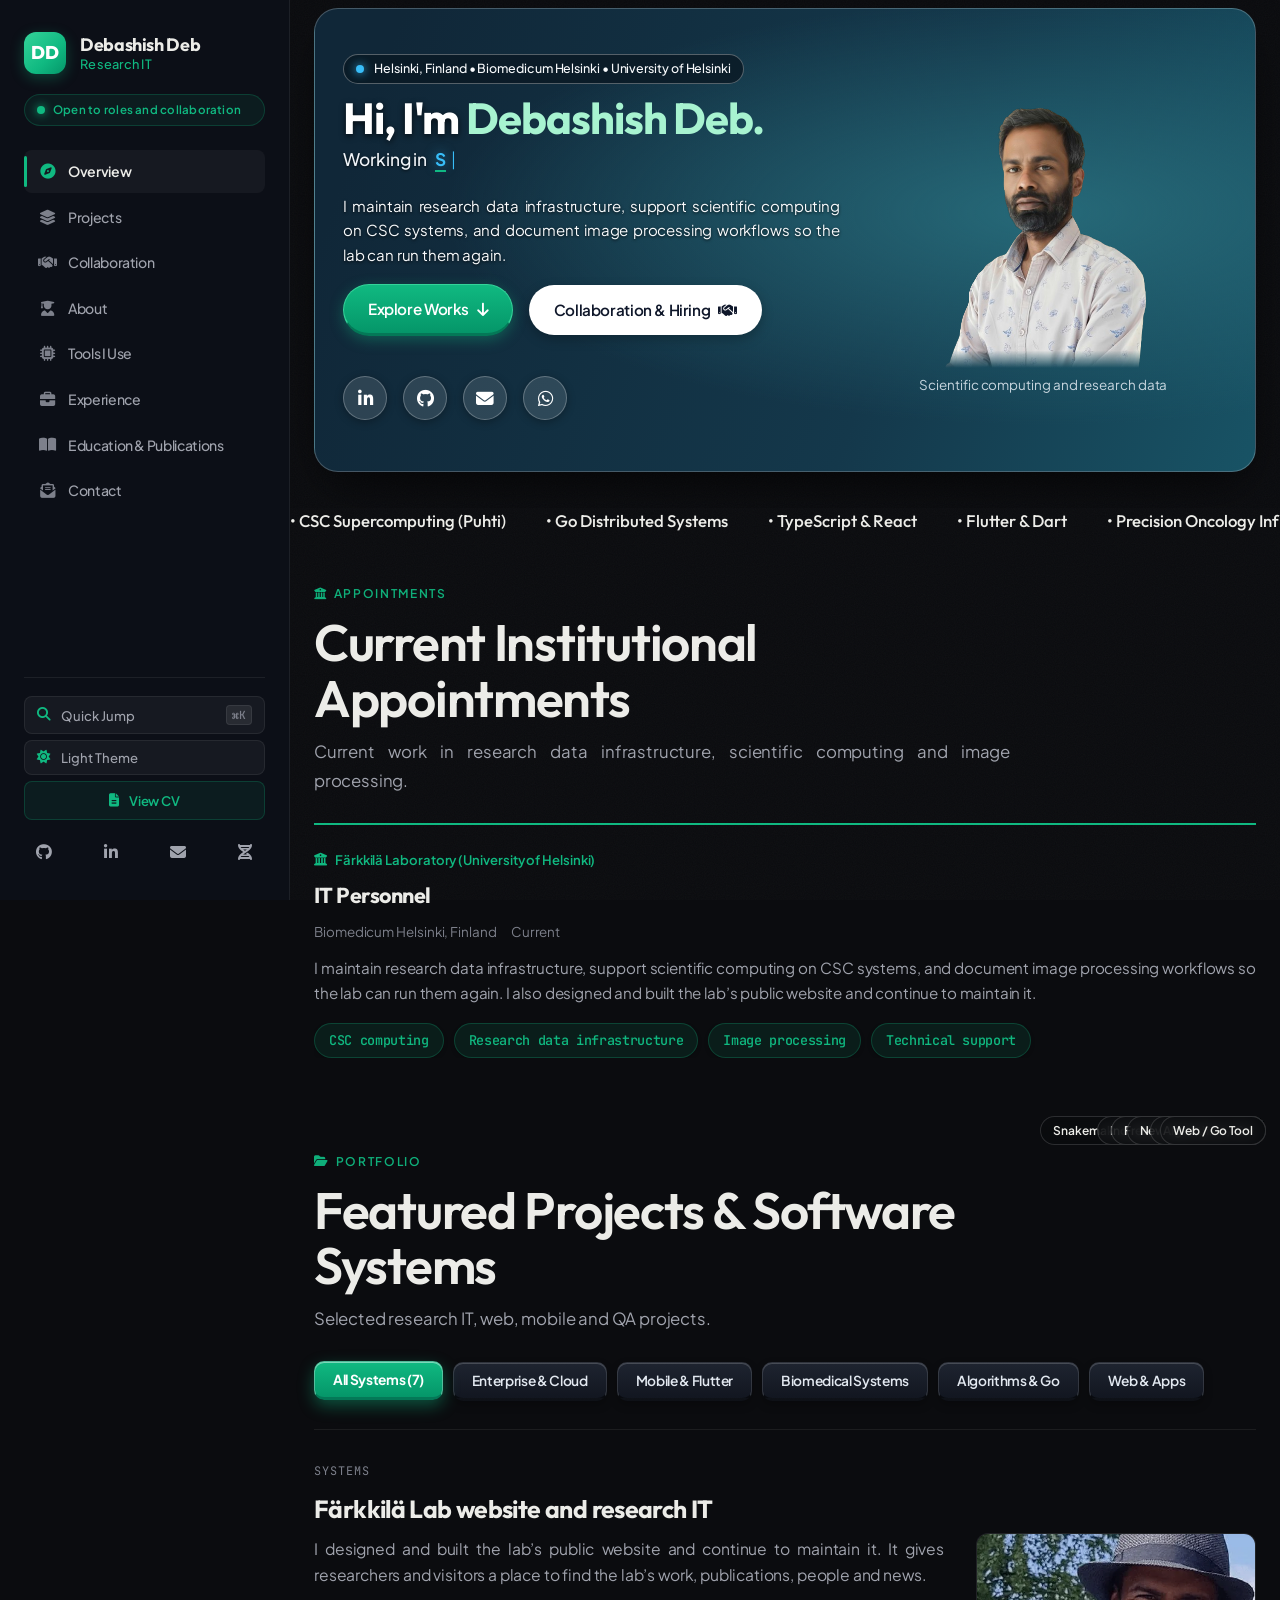
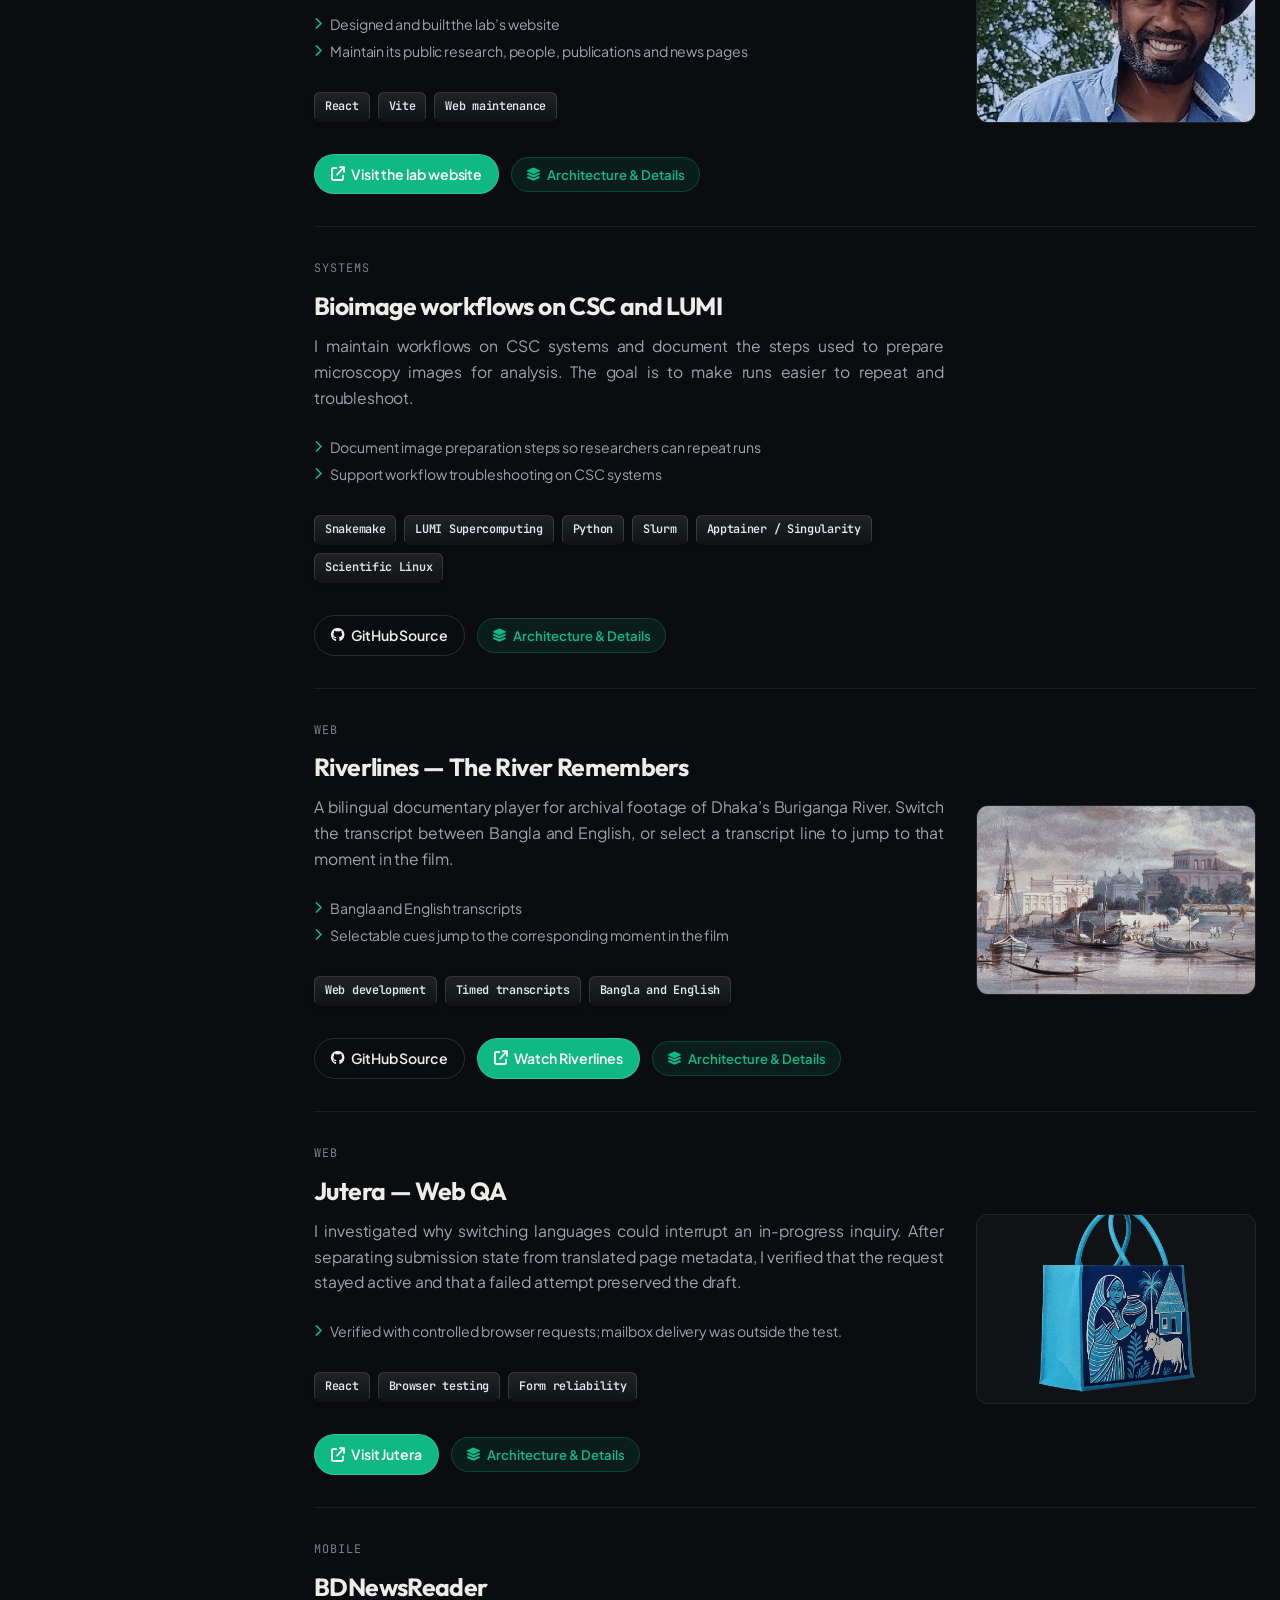
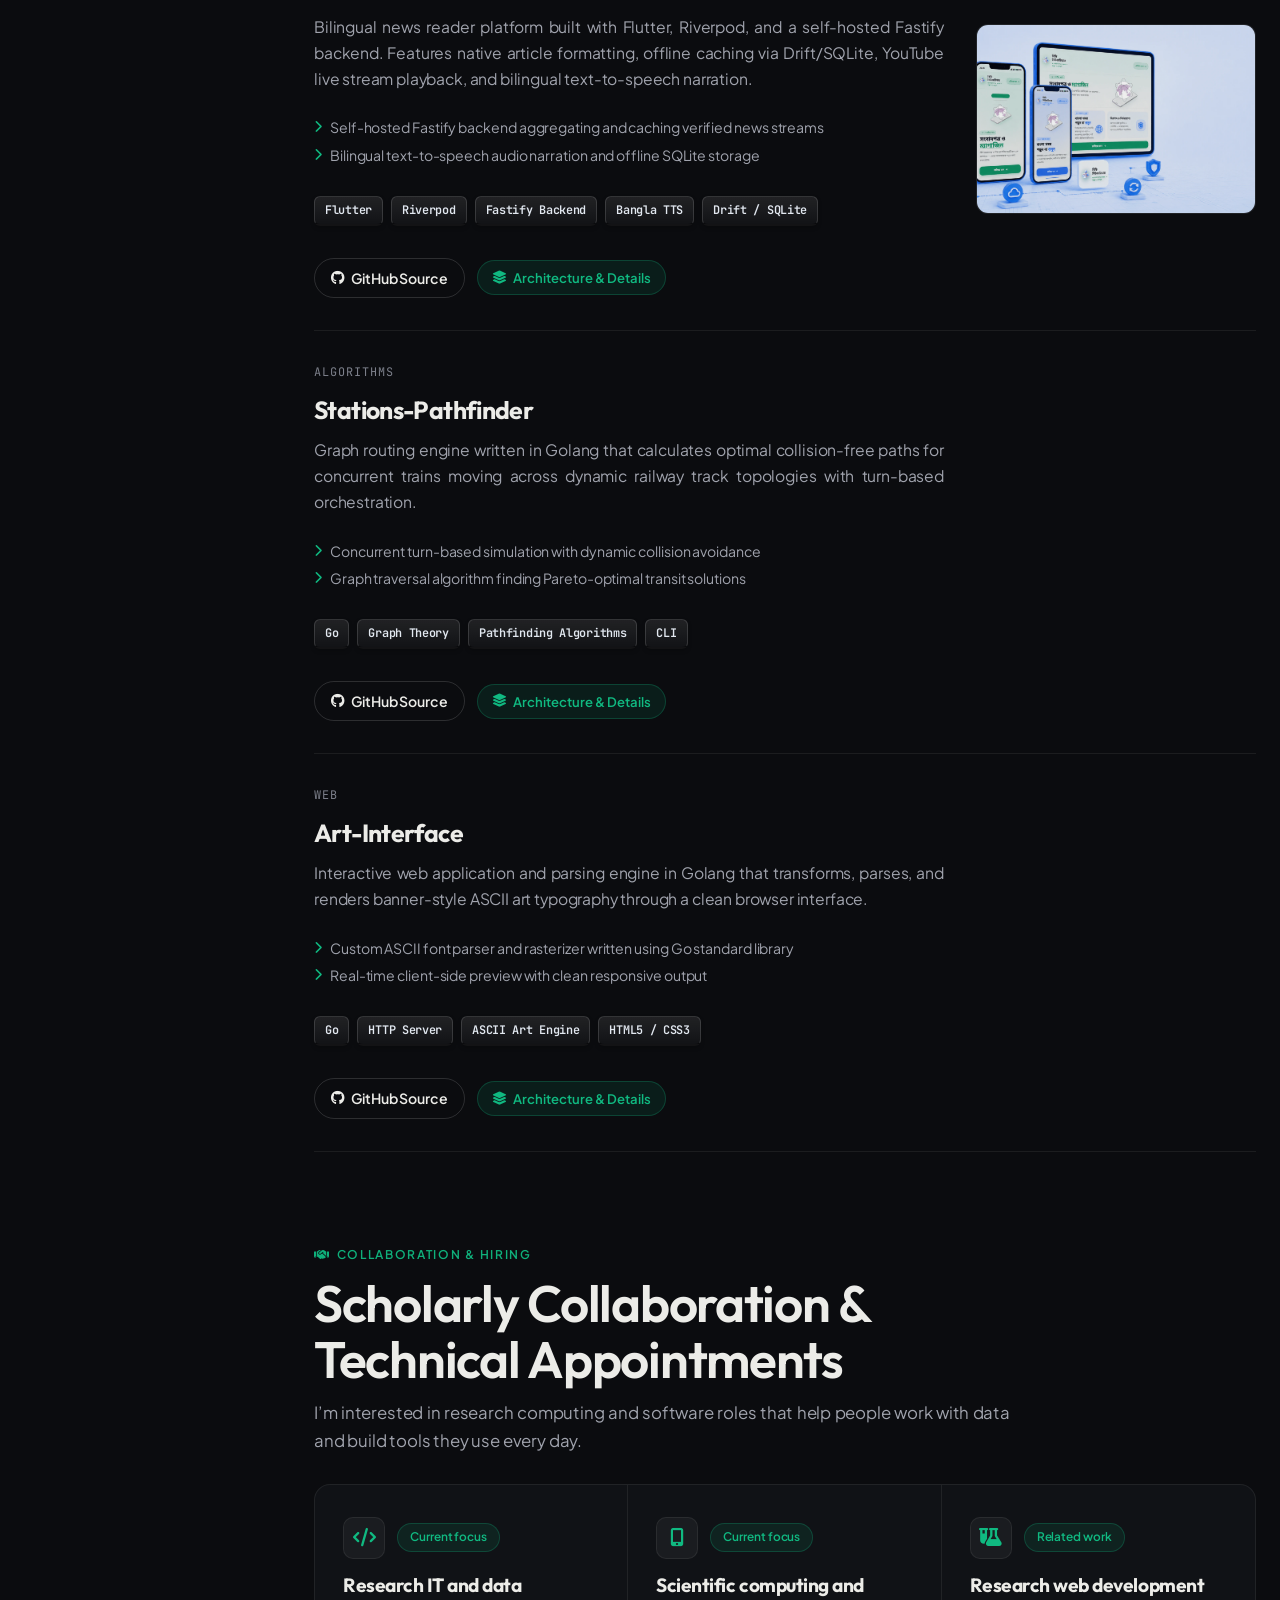
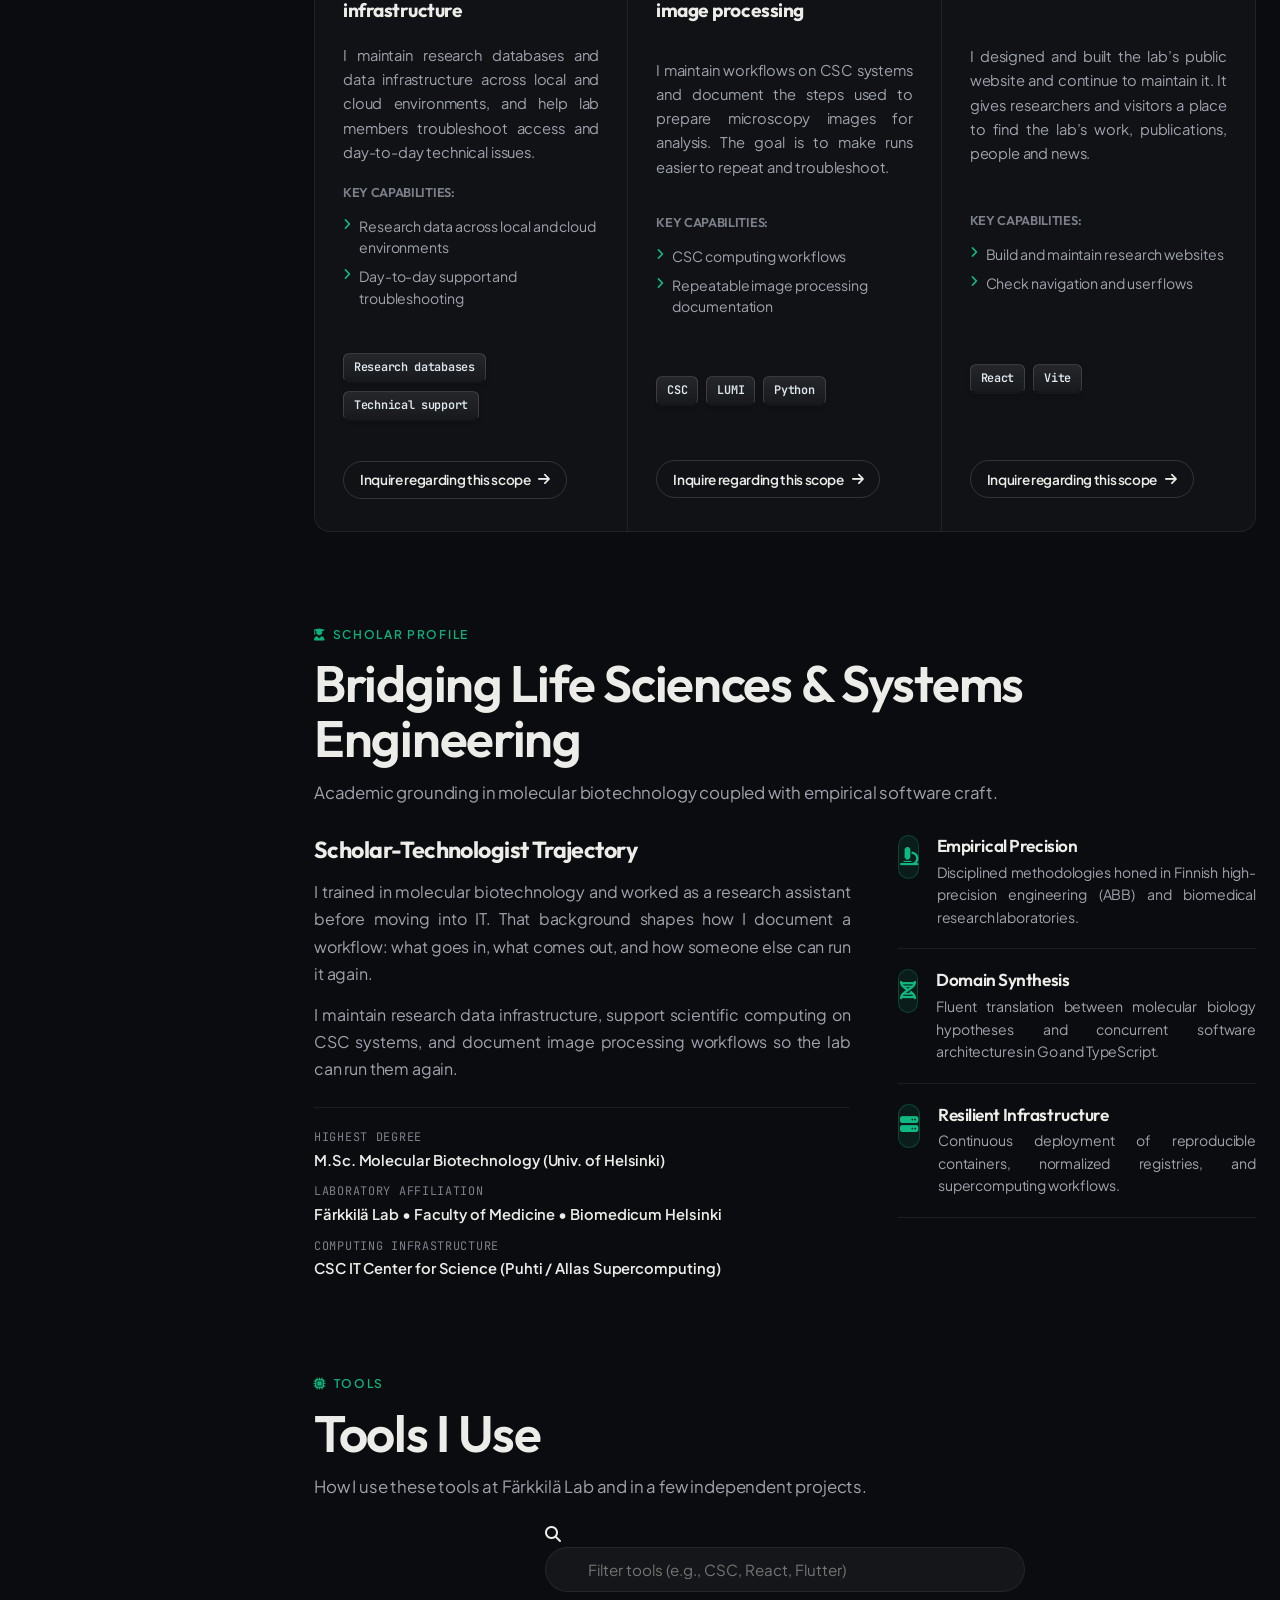
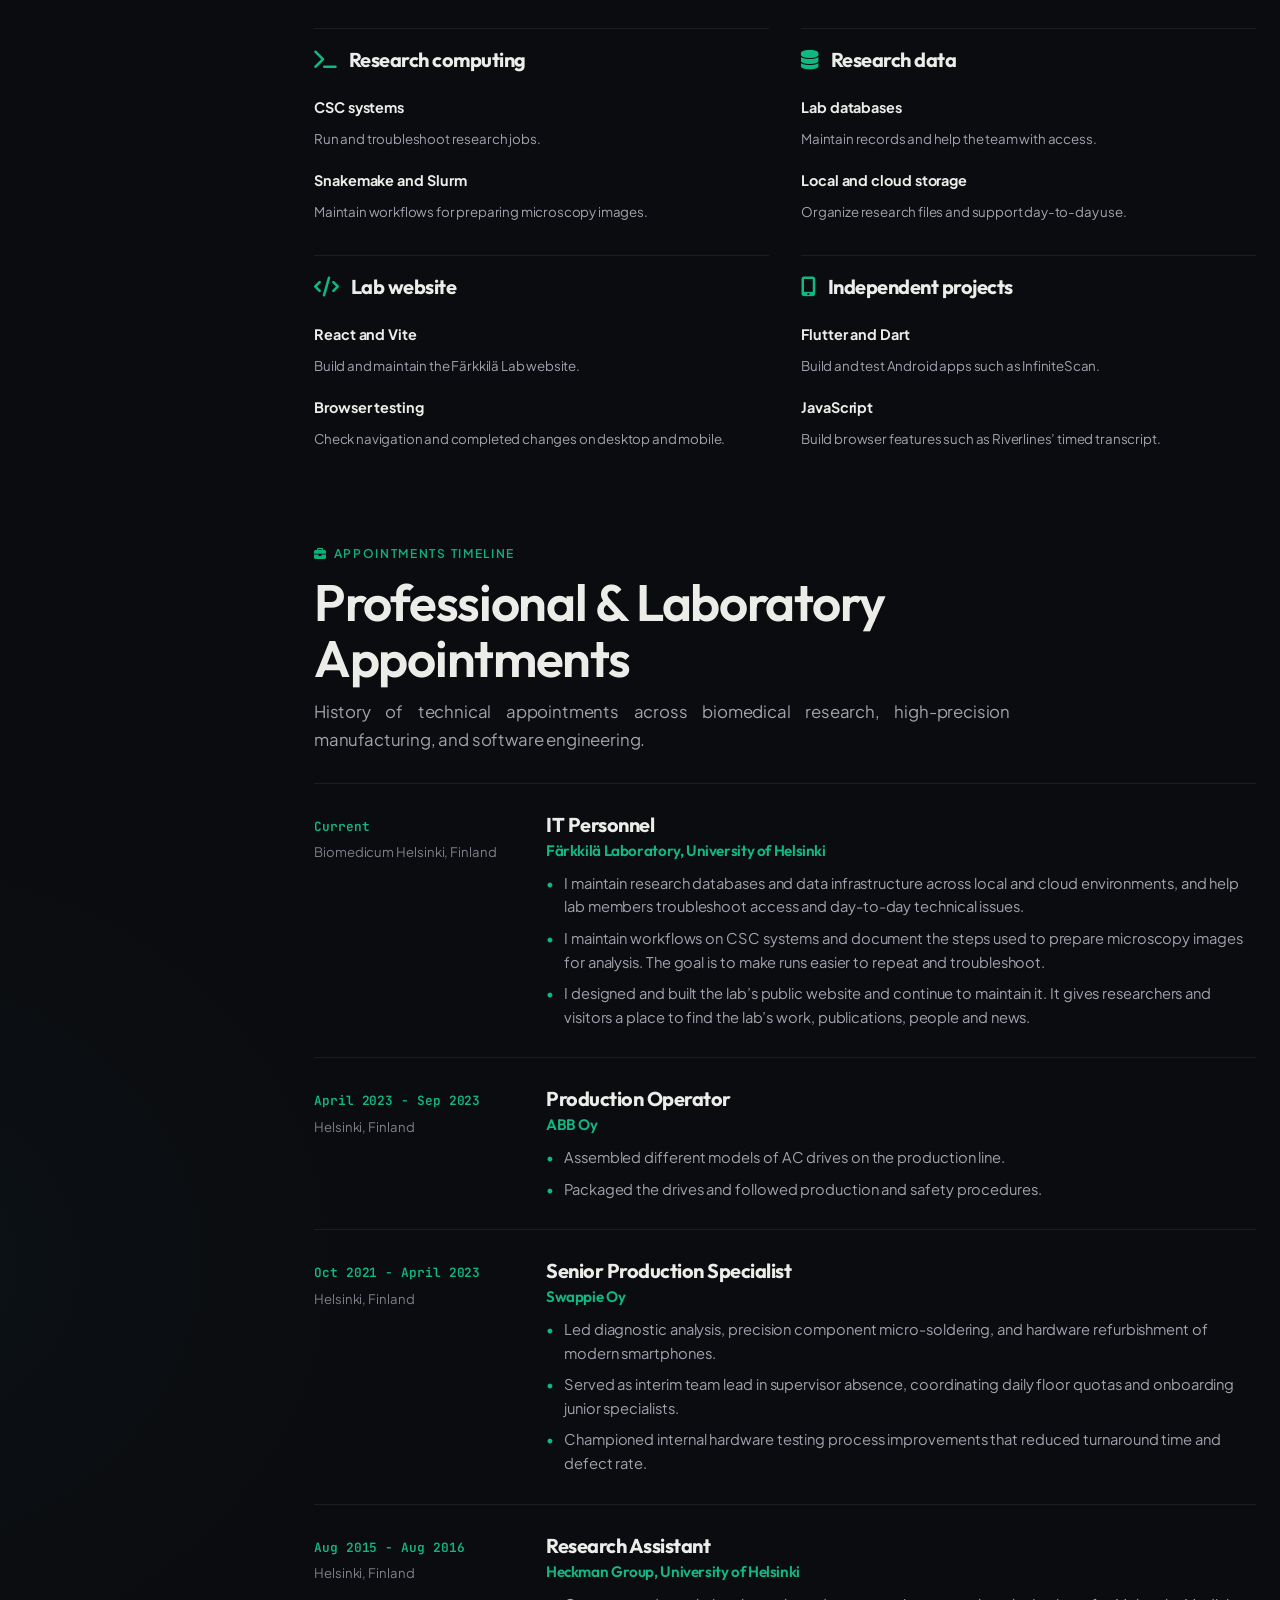
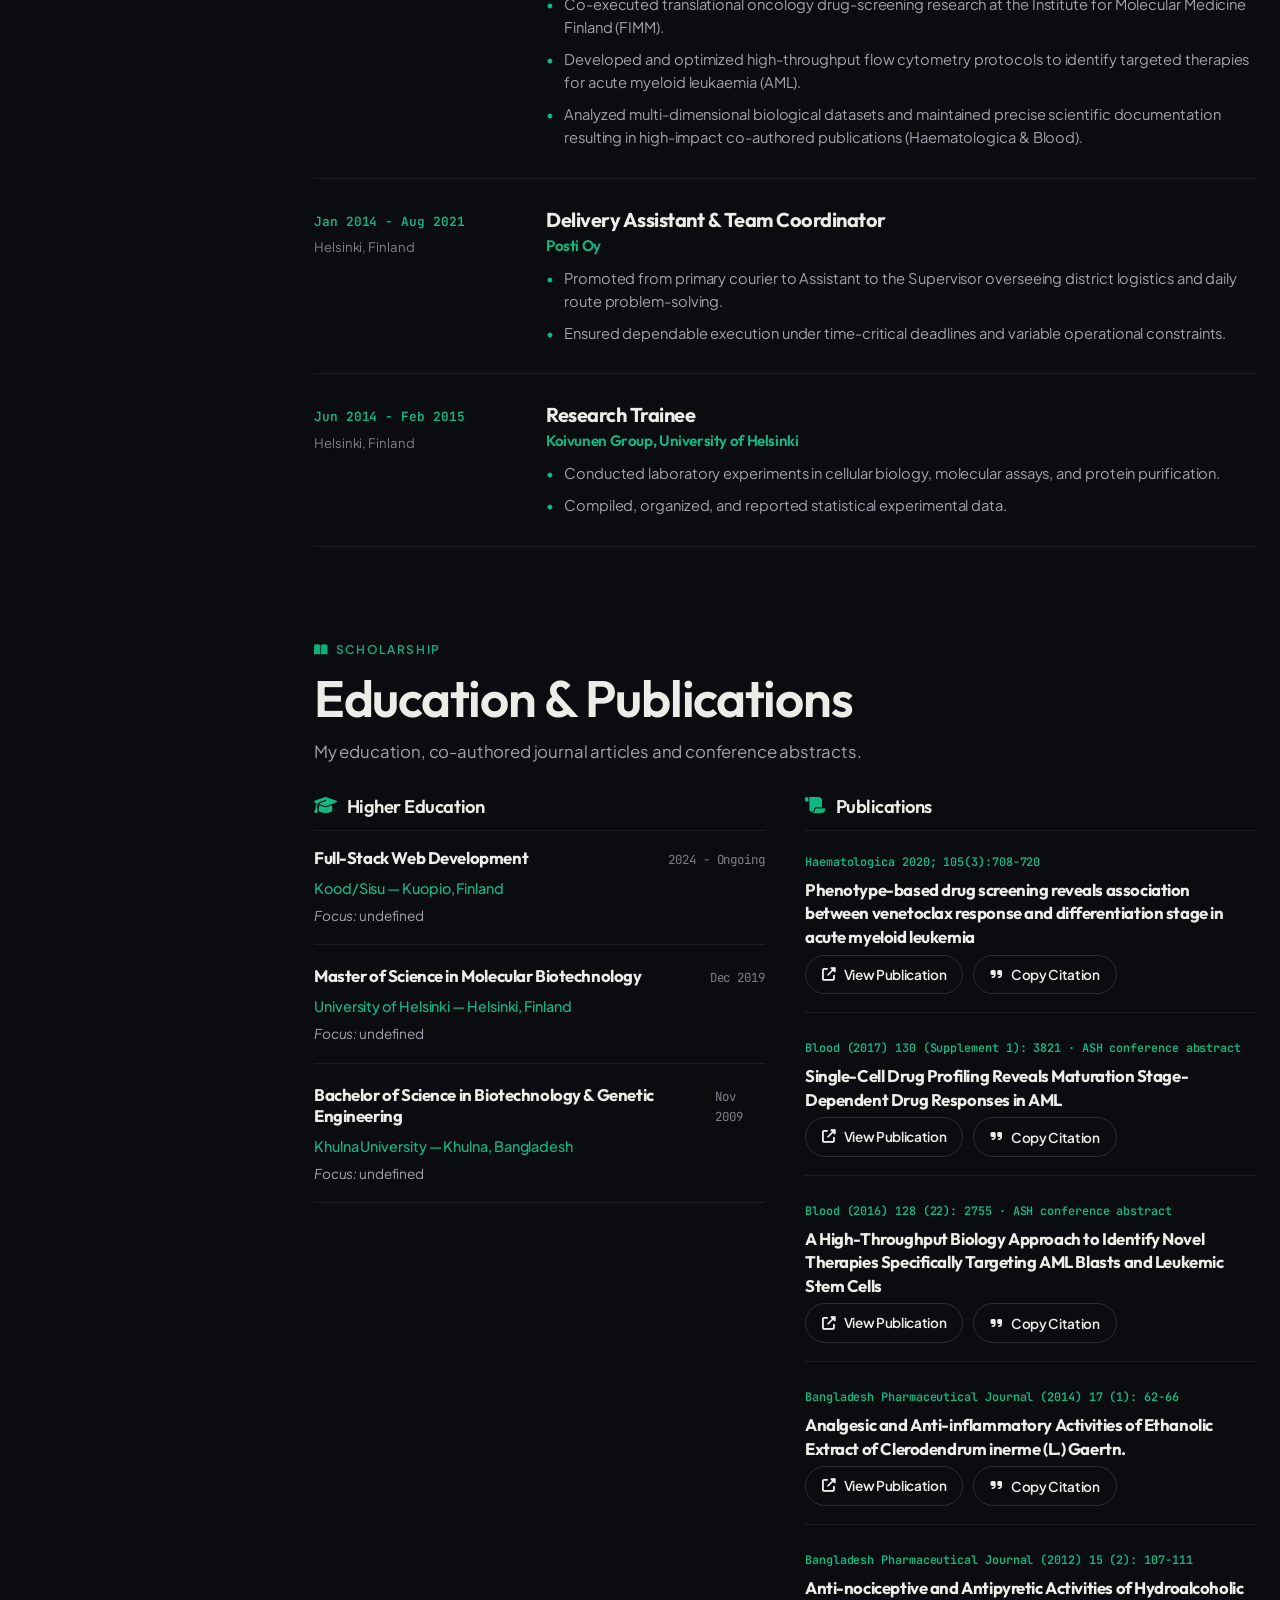
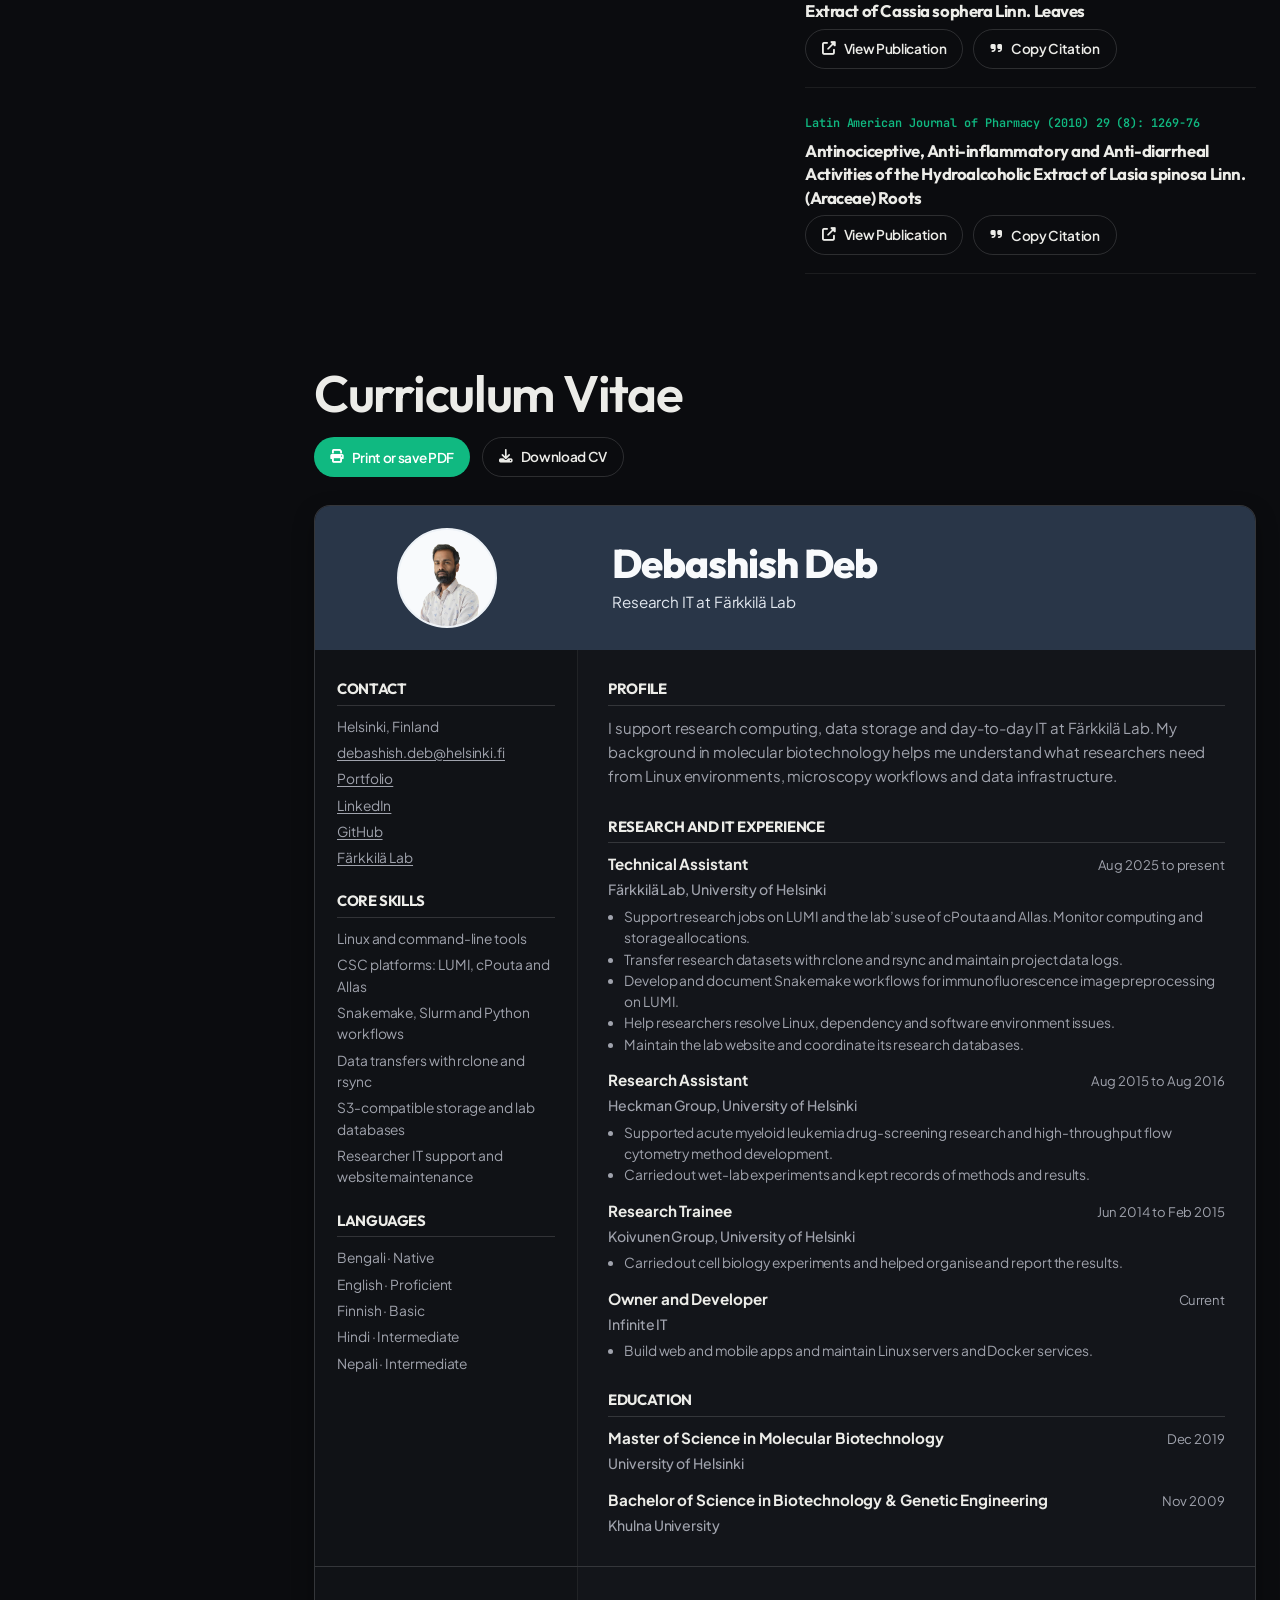
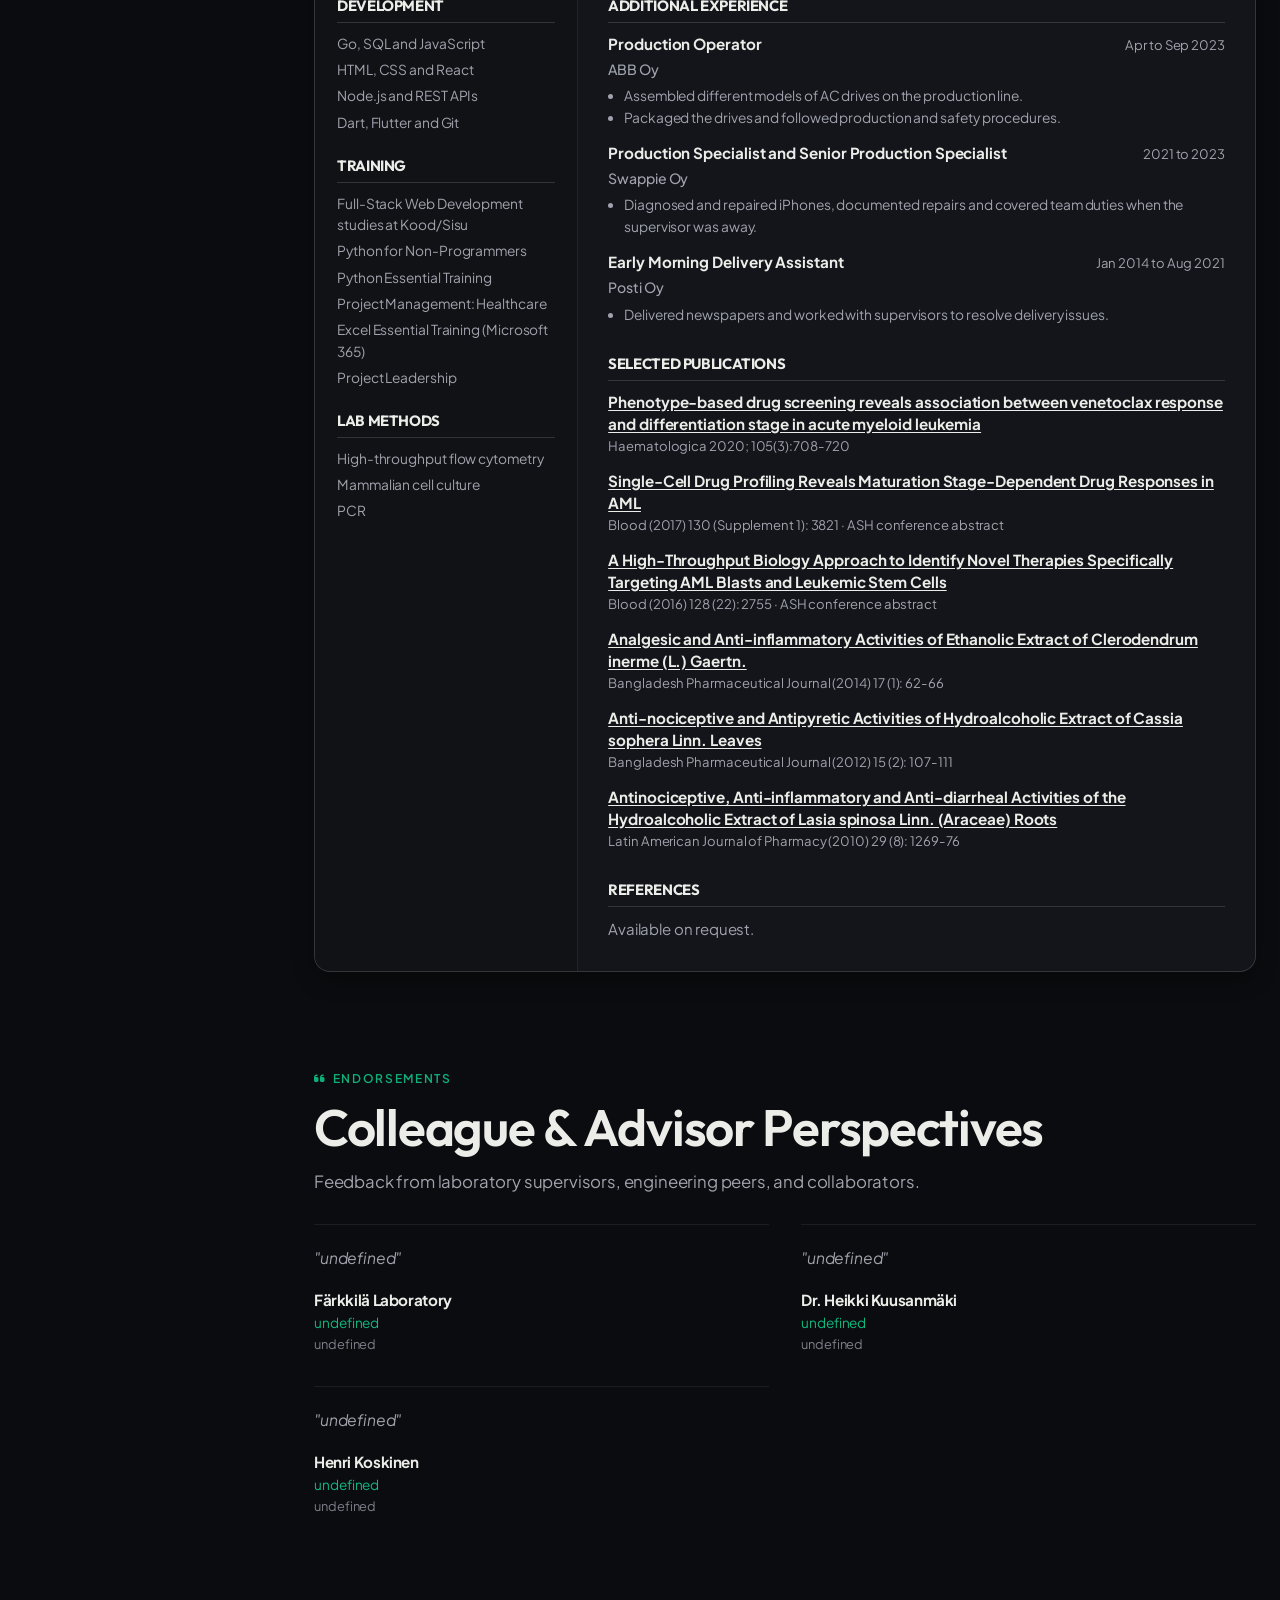
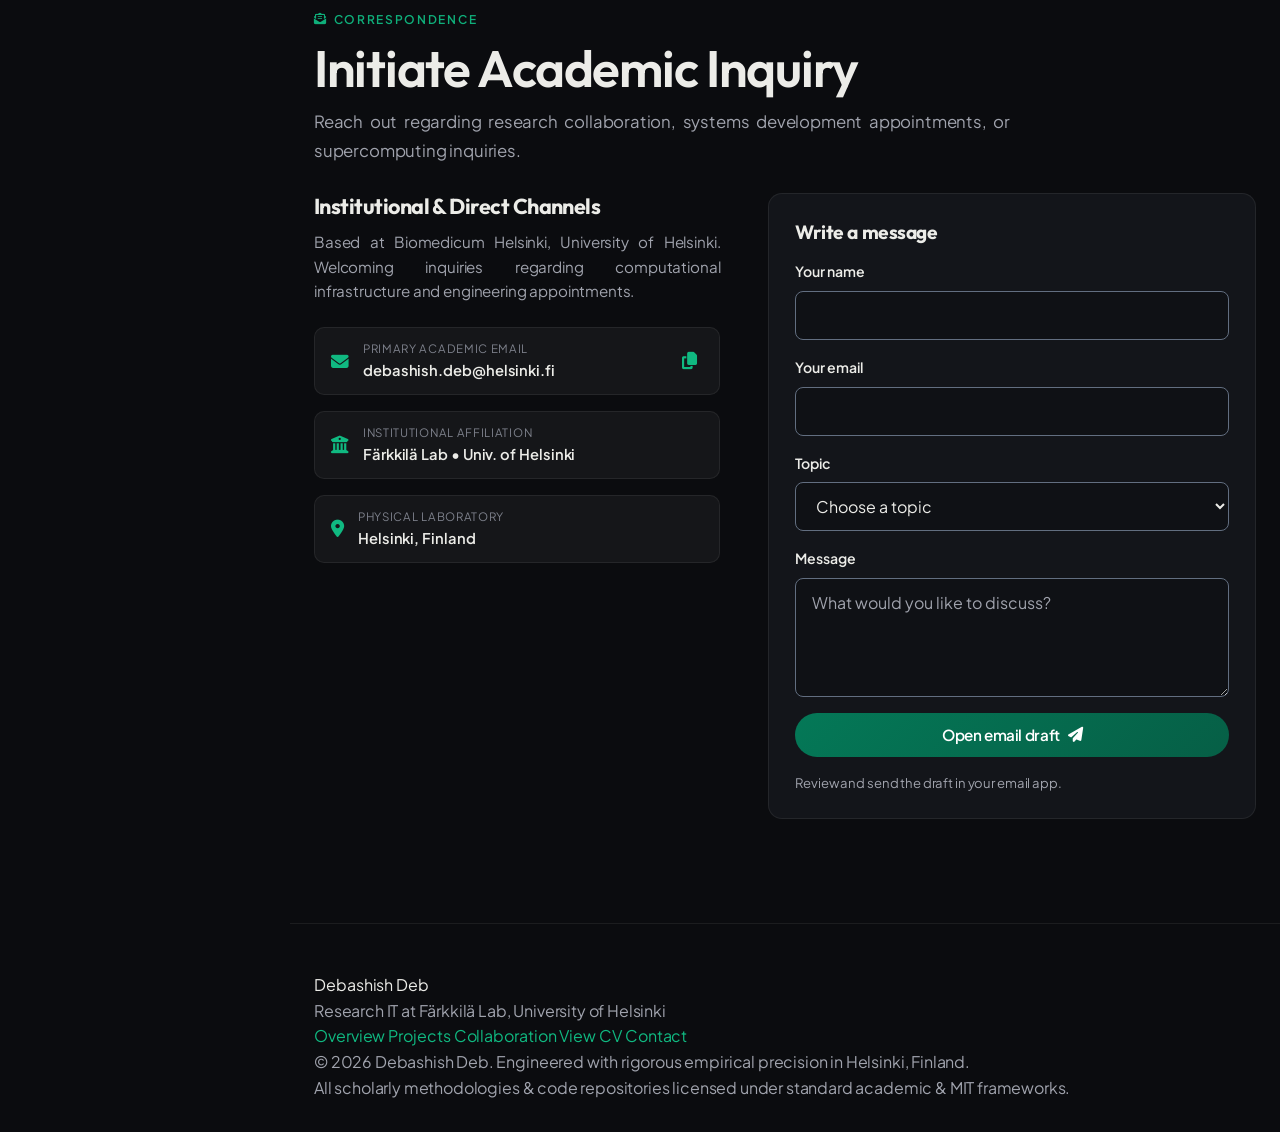
<file: index.html>
<!DOCTYPE html>
<html lang="en">
<head>
  <meta charset="UTF-8">
  <meta name="viewport" content="width=device-width, initial-scale=1.0, viewport-fit=cover">
  <meta name="theme-color" content="#0a0d14">
  <meta name="color-scheme" content="dark light">

  <!-- SEO & Social Graph Meta Tags -->
  <title>Debashish Deb — Research IT at Färkkilä Lab</title>
  <meta name="description" content="Research IT at Färkkilä Lab, University of Helsinki. Scientific computing, research data infrastructure and reproducible image processing.">
  <meta name="keywords" content="Debashish Deb, Farkkila Lab, University of Helsinki, Computational Biology, Full-Stack Developer, Go Developer, TypeScript, React, Flutter, Biotechnology, Helsinki, Finland, Software Engineer">
  <meta name="author" content="Debashish Deb">
  <link rel="canonical" href="https://debashish-deb.github.io/">

  <meta property="og:type" content="website">
  <meta property="og:url" content="https://debashish-deb.github.io/">
  <meta property="og:title" content="Debashish Deb — Research IT at Färkkilä Lab">
  <meta property="og:description" content="Research IT at Färkkilä Lab, University of Helsinki. Scientific computing, research data infrastructure and reproducible image processing.">
  <meta property="og:image" content="profile.jpg">

  <meta name="twitter:card" content="summary_large_image">
  <meta name="twitter:title" content="Debashish Deb — Research IT at Färkkilä Lab">
  <meta name="twitter:description" content="Research IT at Färkkilä Lab, University of Helsinki. Scientific computing, research data infrastructure and reproducible image processing.">
  <meta name="twitter:image" content="profile.jpg">

  <!-- Favicon -->
  <link rel="icon" type="image/svg+xml" href="data:image/svg+xml,<svg xmlns='http://www.w3.org/2000/svg' viewBox='0 0 100 100'><rect width='100' height='100' rx='24' fill='%232563eb'/><text x='50' y='64' font-family='sans-serif' font-size='44' font-weight='800' fill='white' text-anchor='middle'>DD</text></svg>">

  <!-- Google Fonts: Plus Jakarta Sans, Outfit & JetBrains Mono -->
  <link rel="preconnect" href="https://fonts.googleapis.com">
  <link rel="preconnect" href="https://fonts.gstatic.com" crossorigin>
  <link href="https://fonts.googleapis.com/css2?family=Outfit:wght@400;500;600;700;800&family=Plus+Jakarta+Sans:wght@400;500;600;700&family=JetBrains+Mono:wght@400;500;600&display=swap" rel="stylesheet">

  <!-- Font Awesome 6 -->
  <link rel="stylesheet" href="https://cdnjs.cloudflare.com/ajax/libs/font-awesome/6.5.1/css/all.min.css" integrity="sha512-DTOQO9RWCH3ppGqcWaEA1BIZOC6xxalwEsw9c2QQeAIftl+Vegovlnee1c9QX4TctnWMn13TZye+giMm8e2LwA==" crossorigin="anonymous" referrerpolicy="no-referrer" />

  <!-- Core Stylesheet -->
  <link rel="stylesheet" href="styles.css?v=29">
</head>
<body class="dark-theme">
  <!-- Top Scroll Progress Bar -->
  <div class="scroll-progress-bar" id="scroll-progress-bar" aria-hidden="true"></div>

  <!-- Skip Link for Keyboard Accessibility -->
  <a href="#main-content" class="skip-link">Skip to main content</a>

  <!-- Ambient Luminous Background Mesh -->
  <div class="ambient-glow ambient-glow-top" aria-hidden="true"></div>
  <div class="ambient-glow ambient-glow-middle" aria-hidden="true"></div>
  <div class="ambient-glow ambient-glow-bottom" aria-hidden="true"></div>

  <!-- Main Root Container -->
  <div id="app">
    <div class="initial-loader" id="initial-loader" aria-live="polite">
      <div class="loader-spinner"></div>
      <p>Loading portfolio...</p>
    </div>
  </div>

  <!-- Floating Back to Top Button -->
  <button id="back-to-top" class="back-to-top-btn" aria-label="Back to top">
    <i class="fas fa-arrow-up" aria-hidden="true"></i>
  </button>

  <!-- Toast Notification Container -->
  <div id="toast-container" class="toast-container" aria-live="polite" aria-atomic="true"></div>

  <!-- Quick Keyboard Command Palette Launcher -->
  <div id="cmd-palette" class="modal-overlay cmd-palette-modal" role="dialog" aria-modal="true" aria-label="Quick Command Palette"></div>

  <!-- Main Application Script -->
  <script src="script.js?v=30"></script>
</body>
</html>
</file>
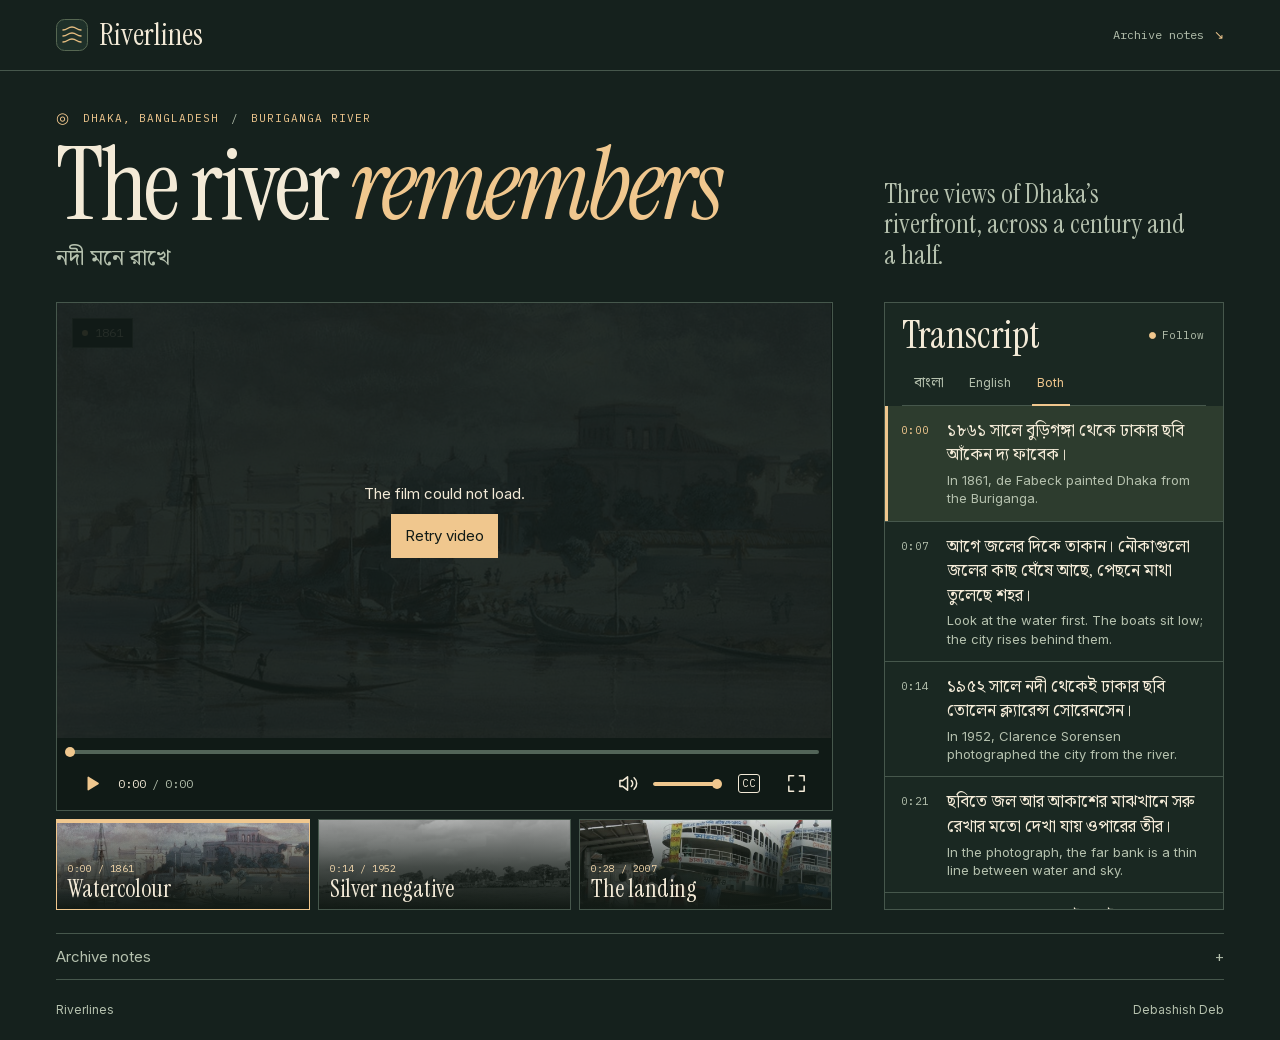
<file: riverlines/index.html>
<!doctype html>
<html lang="en">
<head>
  <meta charset="utf-8">
  <meta name="viewport" content="width=device-width, initial-scale=1">
  <meta name="theme-color" content="#15211d">
  <meta property="og:image" content="https://debashish-deb.github.io/riverlines/media/poster.jpg">
  <meta name="description" content="Watch three archival views of Dhaka’s Buriganga River with a synchronized Bangla and English transcript.">
  <title>Riverlines — The river remembers</title>
  <link rel="icon" type="image/svg+xml" href="./riverlines.svg">
  <link rel="preload" href="./fonts/instrument.woff2" as="font" type="font/woff2" crossorigin>
  <link rel="preload" href="./media/poster.jpg" as="image">
  <script type="module" crossorigin src="./assets/index-CnwUlZRX.js"></script>
  <link rel="stylesheet" crossorigin href="./assets/index-DkxNr0z1.css">
</head>
<body>
  <a class="skip" href="#film">Skip to the film</a>
  <header class="masthead frame">
    <a class="brand" href="./" aria-label="Riverlines home"><img src="./riverlines.svg" alt="" width="32" height="32">Riverlines</a>
    <a class="archive-link mono" href="#sources">Archive notes <span aria-hidden="true">↘</span></a>
  </header>
  <main class="frame" id="film">
    <header class="title">
      <div>
        <p class="locator mono"><span aria-hidden="true">◎</span> Dhaka, Bangladesh <span class="locator-divider" aria-hidden="true">/</span> Buriganga River</p>
        <h1>The river <em>remembers</em></h1>
        <p class="film-bn" lang="bn">নদী মনে রাখে</p>
      </div>
      <p class="standfirst">Three views of Dhaka’s riverfront, across a century and a half.</p>
    </header>
    <section class="screening" aria-label="Film and transcript">
      <div class="watch">
        <video-player>
          <media-container class="player" aria-label="The river remembers video player">
            <div class="picture" id="picture">
              <video id="video" aria-label="The river remembers" playsinline preload="metadata" poster="./media/poster.jpg">

                <track kind="captions" src="./media/bn.vtt" srclang="bn" label="বাংলা">
                <track kind="subtitles" src="./media/en.vtt" srclang="en" label="English">
              </video>
              <div class="shot-stamp mono" aria-hidden="true"><span></span><span id="shot-date">1861</span></div>
              <media-play-button class="center-play" id="center-play"></media-play-button>
              <div class="media-status" id="media-status" hidden>
                <p id="media-message" role="status"></p>
                <button type="button" id="retry" hidden>Retry video</button>
              </div>
            </div>
            <div class="deck">
              <media-time-slider class="time-slider">
                <media-slider-track class="slider-track">
                  <media-slider-buffer class="slider-buffer"></media-slider-buffer>
                  <media-slider-fill class="slider-fill"></media-slider-fill>
                </media-slider-track>
                <media-slider-thumb class="slider-thumb"></media-slider-thumb>
              </media-time-slider>
              <div class="toolbar">
                <media-play-button class="control deck-play" id="deck-play"></media-play-button>
                <div class="time mono"><media-time type="current"></media-time><span>/</span><media-time type="duration"></media-time></div>
                <div class="spacer"></div>
                <div class="sound">
                  <media-mute-button class="control" id="mute"></media-mute-button>
                  <media-volume-slider class="volume-slider">
                    <media-slider-track class="slider-track"><media-slider-fill class="slider-fill"></media-slider-fill></media-slider-track>
                    <media-slider-thumb class="slider-thumb"></media-slider-thumb>
                  </media-volume-slider>
                </div>
                <div class="captions">
                  <button type="button" class="control caption-toggle" id="caption-toggle" aria-label="CC, captions" aria-expanded="false" aria-controls="caption-options"><span aria-hidden="true">CC</span></button>
                  <fieldset id="caption-options" class="caption-options" hidden>
                    <legend>Captions</legend>
                    <label><input type="radio" name="caption" value="off" checked> Off</label>
                    <label><input type="radio" name="caption" value="bn"> <span lang="bn">বাংলা</span></label>
                    <label><input type="radio" name="caption" value="en"> English</label>
                  </fieldset>
                </div>
                <media-fullscreen-button class="control" id="fullscreen"></media-fullscreen-button>
              </div>
            </div>
          </media-container>
        </video-player>
        <nav class="chapters" id="chapters" aria-label="Film chapters"></nav>
      </div>
      <aside class="transcript" aria-labelledby="transcript-title">
        <div class="transcript-header">
          <div class="transcript-heading">
            <h2 id="transcript-title">Transcript</h2>
            <button class="follow mono" type="button" id="follow" aria-pressed="true"><span aria-hidden="true"></span> Follow</button>
          </div>
          <div class="languages" role="group" aria-label="Transcript language">
            <button type="button" data-language="bn" lang="bn" aria-pressed="false">বাংলা</button>
            <button type="button" data-language="en" aria-pressed="false">English</button>
            <button type="button" data-language="both" aria-pressed="true">Both</button>
          </div>
        </div>
        <div class="transcript-scroll" id="lines" data-language="both"></div>
      </aside>
    </section>
    <details id="sources" class="sources">
      <summary><span>Archive notes</span><span class="mono" aria-hidden="true">+</span></summary>
      <div class="source-content">
        <p>This short film moves across three archival stills. The film uses synthesized Bangla narration and an original score. The images are cropped and graded. The original records are linked below.</p>
        <ul id="source-list"></ul>
      </div>
    </details>
  </main>
  <footer class="frame colophon"><span>Riverlines</span><span>Debashish Deb</span></footer>
</body>
</html>
</file>
<file: styles.css>
/* ==========================================================================
   DESIGN TOKENS & SYSTEM VARIABLES (4px Grid System, Apple/Linear Luxury Grade)
   ========================================================================== */

:root {
  /* Color Palette - Dark Luxe (Default) */
  --bg-primary: #0a0d14;
  --bg-secondary: #101522;
  --bg-card: rgba(18, 24, 38, 0.72);
  --bg-card-hover: rgba(26, 34, 52, 0.85);
  --bg-glass: rgba(14, 19, 31, 0.75);
  --bg-pill: rgba(255, 255, 255, 0.06);

  --text-primary: #f8fafc;
  --text-secondary: #94a3b8;
  --text-muted: #64748b;
  --text-inverse: #0f172a;

  /* Accent Brand Gradients (Nordic Emerald & Mint Luxe) */
  --accent-primary: #10b981;
  --accent-primary-hover: #34d399;
  --accent-gradient: linear-gradient(135deg, #34d399 0%, #10b981 50%, #059669 100%);
  --accent-gradient-glow: radial-gradient(circle at 50% 50%, rgba(16, 185, 129, 0.18), transparent 70%);
  --accent-soft: rgba(16, 185, 129, 0.10);
  --accent-border: rgba(16, 185, 129, 0.25);
  --border-subtle: rgba(255, 255, 255, 0.08);
  --border-strong: rgba(255, 255, 255, 0.16);
  --on-accent: #ffffff;

  /* Status Colors */
  --status-available: #10b981;
  --status-available-glow: rgba(16, 185, 129, 0.25);

  /* Shadows & Elevation */
  --shadow-sm: 0 1px 3px rgba(0, 0, 0, 0.35);
  --shadow-md: 0 8px 24px -4px rgba(0, 0, 0, 0.45);
  --shadow-lg: 0 20px 40px -8px rgba(0, 0, 0, 0.65);
  --shadow-glow: 0 0 35px rgba(16, 185, 129, 0.22);

  /* Typography */
  --font-display: 'Outfit', -apple-system, BlinkMacSystemFont, sans-serif;
  --font-body: 'Plus Jakarta Sans', -apple-system, BlinkMacSystemFont, sans-serif;
  --font-mono: 'JetBrains Mono', monospace;

  /* Layout & Sizing (4px scale) */
  --header-height: 72px;
  --max-width: 1200px;
  --radius-sm: 8px;
  --radius-md: 14px;
  --radius-lg: 20px;
  --radius-full: 9999px;

  /* Transitions */
  --transition-fast: 150ms cubic-bezier(0.4, 0, 0.2, 1);
  --transition-normal: 250ms cubic-bezier(0.4, 0, 0.2, 1);
  --transition-slow: 400ms cubic-bezier(0.4, 0, 0.2, 1);
}

/* Light Theme Mode (Executive British Racing Green / Deep Botanical Emerald & Clean Slate) */
body.light-theme {
  --bg-primary: #fafafc;
  --bg-secondary: #f3f4f6;
  --bg-card: #ffffff;
  --bg-card-hover: #ffffff;
  --bg-glass: rgba(255, 255, 255, 0.88);
  --bg-pill: rgba(15, 23, 42, 0.05);

  --text-primary: #0f172a;
  --text-secondary: #334155;
  --text-muted: #64748b;
  --text-inverse: #ffffff;

  --accent-primary: #047857;
  --accent-primary-hover: #065f46;
  --accent-gradient: linear-gradient(135deg, #059669 0%, #047857 55%, #064e3b 100%);
  --accent-gradient-glow: radial-gradient(circle at 50% 50%, rgba(4, 120, 87, 0.12), transparent 70%);
  --accent-soft: rgba(4, 120, 87, 0.08);
  --accent-border: rgba(4, 120, 87, 0.22);
  --border-subtle: rgba(15, 23, 42, 0.08);
  --border-strong: rgba(15, 23, 42, 0.15);
  --on-accent: #ffffff;

  --shadow-sm: 0 1px 3px rgba(0, 0, 0, 0.05);
  --shadow-md: 0 8px 24px -4px rgba(15, 23, 42, 0.07);
  --shadow-lg: 0 20px 40px -8px rgba(15, 23, 42, 0.10);
  --shadow-glow: 0 0 35px rgba(4, 120, 87, 0.15);
}

/* ==========================================================================
   BASE RESETS & ELEMENT STYLES
   ========================================================================== */

*, *::before, *::after {
  box-sizing: border-box;
  margin: 0;
  padding: 0;
}

html {
  font-size: 16px;
  scroll-behavior: smooth;
  scroll-padding-top: calc(var(--header-height) + 24px);
  -webkit-font-smoothing: antialiased;
  -moz-osx-font-smoothing: grayscale;
}

body {
  font-family: var(--font-body);
  background-color: var(--bg-primary);
  color: var(--text-primary);
  line-height: 1.6;
  overflow-x: hidden;
  transition: background-color var(--transition-normal), color var(--transition-normal);
  min-height: 100vh;
  position: relative;
}

/* Accessible Skip Link */
.skip-link {
  position: absolute;
  top: -60px;
  left: 20px;
  background: var(--accent-primary);
  color: #fff;
  padding: 12px 20px;
  border-radius: var(--radius-sm);
  z-index: 9999;
  font-weight: 600;
  text-decoration: none;
  transition: top var(--transition-fast);
}
.skip-link:focus {
  top: 16px;
}

/* Ambient Radial Background Glows */
.ambient-glow {
  position: fixed;
  pointer-events: none;
  z-index: 0;
  border-radius: 50%;
  filter: blur(100px);
  opacity: 0.6;
}
.ambient-glow-top {
  top: -150px;
  right: -100px;
  width: 550px;
  height: 550px;
  background: radial-gradient(circle, rgba(16, 185, 129, 0.16) 0%, rgba(52, 211, 153, 0.06) 60%, transparent 80%);
}
.ambient-glow-middle {
  top: 45%;
  left: -200px;
  width: 600px;
  height: 600px;
  background: radial-gradient(circle, rgba(5, 150, 105, 0.12) 0%, rgba(16, 185, 129, 0.05) 60%, transparent 80%);
}

#app {
  position: relative;
  z-index: 1;
}

/* Layout Container */
.container {
  max-width: var(--max-width);
  margin: 0 auto;
  padding-inline: var(--page-gutter, 24px);
}

/* Typography Defaults */
h1, h2, h3, h4, h5, h6 {
  font-family: var(--font-display);
  font-weight: 700;
  line-height: 1.25;
  color: var(--text-primary);
  letter-spacing: -0.02em;
}

p {
  color: var(--text-secondary);
}

a {
  color: var(--accent-primary);
  text-decoration: none;
  transition: color var(--transition-fast);
}

a:hover {
  color: var(--accent-primary-hover);
}

button {
  font-family: inherit;
  cursor: pointer;
  border: none;
  outline: none;
}

img {
  max-width: 100%;
  height: auto;
  display: block;
}

/* ==========================================================================
   NAVIGATION BAR (Streamlined Floating Glass Pill)
   ========================================================================== */

.site-header {
  position: sticky;
  top: 14px;
  left: 0;
  right: 0;
  max-width: 1100px;
  margin: 0 auto;
  height: 58px;
  background: rgba(14, 17, 23, 0.85);
  backdrop-filter: blur(20px);
  -webkit-backdrop-filter: blur(20px);
  border: 1px solid var(--border-strong);
  border-radius: var(--radius-full);
  box-shadow: 0 10px 30px -10px rgba(0, 0, 0, 0.6);
  z-index: 100;
  transition: all var(--transition-normal);
}

.site-header::before {
  display: none !important;
}

.nav-container {
  height: 100%;
  padding: 0 20px;
  display: flex;
  align-items: center;
  justify-content: space-between;
}

/* Brand Logo */
.brand-link {
  display: flex;
  align-items: center;
  gap: 10px;
  text-decoration: none;
  color: var(--text-primary);
}

.brand-badge {
  width: 32px;
  height: 32px;
  border-radius: 9px;
  background: var(--accent-gradient);
  display: flex;
  align-items: center;
  justify-content: center;
  font-family: var(--font-display);
  font-weight: 800;
  font-size: 0.95rem;
  color: #fff;
  box-shadow: 0 3px 10px rgba(16, 185, 129, 0.35);
  transition: transform var(--transition-fast);
}

.brand-link:hover .brand-badge {
  transform: scale(1.05);
}

.brand-name {
  font-family: var(--font-display);
  font-weight: 700;
  font-size: 1rem;
  letter-spacing: -0.01em;
}

/* Nav Menu Items */
.nav-menu {
  display: flex;
  align-items: center;
  list-style: none;
  gap: 4px;
}

.nav-link {
  display: inline-block;
  padding: 8px 14px;
  font-size: 0.9rem;
  font-weight: 500;
  color: var(--text-secondary);
  border-radius: var(--radius-sm);
  transition: all var(--transition-fast);
}

.nav-link:hover {
  color: var(--text-primary);
  background: var(--bg-pill);
}

.nav-link.active {
  color: var(--text-primary);
  background: var(--bg-pill);
  font-weight: 600;
  border-bottom: 2px solid var(--accent-primary);
}

/* Nav Controls */
.nav-actions {
  display: flex;
  align-items: center;
  gap: 12px;
}

.theme-toggle-btn {
  width: 40px;
  height: 40px;
  border-radius: var(--radius-sm);
  background: var(--bg-pill);
  border: 1px solid var(--border-subtle);
  color: var(--text-secondary);
  display: flex;
  align-items: center;
  justify-content: center;
  font-size: 1rem;
  transition: all var(--transition-fast);
}

.theme-toggle-btn:hover {
  color: var(--text-primary);
  border-color: var(--border-strong);
  transform: translateY(-1px);
}

.btn-resume {
  padding: 8px 18px;
  background: var(--accent-gradient);
  color: #fff;
  border-radius: var(--radius-full);
  font-size: 0.88rem;
  font-weight: 600;
  display: inline-flex;
  align-items: center;
  gap: 8px;
  box-shadow: 0 4px 14px rgba(16, 185, 129, 0.28);
  transition: all var(--transition-fast);
}

.btn-resume:hover {
  transform: translateY(-2px);
  box-shadow: 0 6px 20px rgba(16, 185, 129, 0.40);
  color: #fff;
}

/* Mobile Hamburger */
.mobile-nav-toggle {
  display: none;
  width: 40px;
  height: 40px;
  border-radius: var(--radius-sm);
  background: var(--bg-pill);
  border: 1px solid var(--border-subtle);
  color: var(--text-primary);
  font-size: 1.15rem;
}

/* ==========================================================================
   BUTTONS & COMMON UI COMPONENTS
   ========================================================================== */

.btn {
  display: inline-flex;
  align-items: center;
  justify-content: center;
  gap: 8px;
  padding: 12px 24px;
  font-size: 0.95rem;
  font-weight: 600;
  border-radius: var(--radius-full);
  transition: all var(--transition-fast);
  text-decoration: none;
  min-height: 44px;
}

.btn-primary {
  background: var(--accent-gradient);
  color: #ffffff;
  box-shadow: 0 4px 16px rgba(16, 185, 129, 0.32);
}

.btn-primary:hover {
  transform: translateY(-2px);
  box-shadow: 0 8px 24px rgba(16, 185, 129, 0.45);
  color: #ffffff;
}

.btn-secondary {
  background: var(--bg-pill);
  color: var(--text-primary);
  border: 1px solid var(--border-subtle);
}

.btn-secondary:hover {
  background: var(--bg-card-hover);
  border-color: var(--border-strong);
  color: var(--text-primary);
  transform: translateY(-2px);
}

.btn-sm {
  padding: 8px 16px;
  font-size: 0.85rem;
  min-height: 38px;
}

/* Glass Card */
.glass-card {
  background: var(--bg-card);
  backdrop-filter: blur(12px);
  -webkit-backdrop-filter: blur(12px);
  border: 1px solid var(--border-subtle);
  border-radius: var(--radius-md);
  padding: 28px;
  transition: all var(--transition-normal);
  box-shadow: var(--shadow-sm);
}

.glass-card:hover {
  border-color: var(--accent-border);
  box-shadow: var(--shadow-md), var(--shadow-glow);
  transform: translateY(-3px);
}

/* Section Header Structure */
.section {
  padding: 44px 0;
  position: relative;
}

.section-header {
  text-align: center;
  max-width: 680px;
  margin: 0 auto 28px auto;
}

.section-tag {
  display: inline-flex;
  align-items: center;
  gap: 6px;
  padding: 6px 14px;
  background: var(--bg-pill);
  border: 1px solid var(--border-subtle);
  border-radius: var(--radius-full);
  font-size: 0.8rem;
  font-weight: 600;
  color: var(--accent-primary);
  text-transform: uppercase;
  letter-spacing: 0.08em;
  margin-bottom: 12px;
}

.section-title {
  font-size: 2.25rem;
  margin-bottom: 12px;
  letter-spacing: -0.025em;
  overflow-wrap: anywhere;
}

.section-subtitle {
  font-size: 1.05rem;
  color: var(--text-secondary);
}

/* ==========================================================================
   HERO SECTION
   ========================================================================== */

.hero-section {
  padding: 48px 0 32px 0;
  position: relative;
}

.hero-grid {
  display: grid;
  grid-template-columns: 1.15fr 0.85fr;
  align-items: flex-start;
  gap: 40px;
}

.hero-status-pill {
  display: inline-flex;
  align-items: center;
  gap: 10px;
  padding: 6px 16px;
  background: rgba(16, 185, 129, 0.1);
  border: 1px solid rgba(16, 185, 129, 0.25);
  border-radius: var(--radius-full);
  font-size: 0.82rem;
  font-weight: 600;
  color: var(--status-available);
  margin-bottom: 24px;
}

.status-dot {
  width: 8px;
  height: 8px;
  border-radius: 50%;
  background-color: var(--status-available);
  box-shadow: 0 0 10px var(--status-available);
  animation: pulse-dot 2s infinite ease-in-out;
}

@keyframes pulse-dot {
  0%, 100% { opacity: 1; transform: scale(1); }
  50% { opacity: 0.4; transform: scale(0.85); }
}

.hero-title {
  font-size: 3.5rem;
  font-weight: 800;
  line-height: 1.1;
  letter-spacing: -0.03em;
  margin-bottom: 16px;
}

.hero-title .gradient-text {
  background: var(--accent-gradient);
  -webkit-background-clip: text;
  -webkit-text-fill-color: transparent;
}

.hero-tagline {
  font-size: 1.35rem;
  font-weight: 500;
  color: var(--text-primary);
  margin-bottom: 20px;
  line-height: 1.4;
}

.hero-description {
  font-size: 1.05rem;
  color: var(--text-secondary);
  line-height: 1.7;
  max-width: 580px;
  margin-bottom: 32px;
}

.hero-cta-group {
  display: flex;
  flex-wrap: wrap;
  align-items: center;
  gap: 16px;
  margin-bottom: 40px;
}

.hero-socials {
  display: flex;
  flex-wrap: wrap;
  align-items: center;
  gap: 16px;
}

.hero-social-link {
  flex: 0 0 auto;
  width: 44px;
  height: 44px;
  border-radius: 50%;
  background: var(--bg-pill);
  border: 1px solid var(--border-subtle);
  display: flex;
  align-items: center;
  justify-content: center;
  color: var(--text-secondary);
  font-size: 1.1rem;
  transition: all var(--transition-fast);
}

.hero-social-link:hover {
  color: var(--text-primary);
  border-color: var(--border-strong);
  background: var(--bg-card-hover);
  transform: translateY(-2px);
}

/* Hero Visual / Avatar Showcase */
.hero-visual-card {
  position: relative;
  display: flex;
  justify-content: center;
  align-items: flex-start;
  margin-top: -12px;
}

.avatar-wrapper {
  position: relative;
  width: 320px;
  height: 320px;
  border-radius: 36px;
  padding: 10px;
  background: var(--accent-gradient);
  box-shadow: 0 20px 50px rgba(16, 185, 129, 0.35);
  animation: float-avatar 6s ease-in-out infinite;
}

@keyframes float-avatar {
  0%, 100% { transform: translateY(0px); }
  50% { transform: translateY(-10px); }
}

.avatar-image {
  width: 100%;
  height: 100%;
  object-fit: cover;
  border-radius: 28px;
  background-color: var(--bg-secondary);
}

/* Floating Dual-Discipline Chips */
.floating-chip {
  position: absolute;
  background: var(--bg-glass);
  backdrop-filter: blur(16px);
  -webkit-backdrop-filter: blur(16px);
  border: 1px solid var(--border-strong);
  padding: 10px 18px;
  border-radius: var(--radius-full);
  display: flex;
  align-items: center;
  gap: 10px;
  box-shadow: var(--shadow-md);
  font-size: 0.85rem;
  font-weight: 600;
  color: var(--text-primary);
  white-space: nowrap;
}

.chip-tech {
  top: 10px;
  left: -20px;
  animation: float-chip 5s ease-in-out infinite alternate;
}

.chip-bio {
  bottom: 15px;
  right: -20px;
  animation: float-chip 5s ease-in-out infinite alternate-reverse;
}

@keyframes float-chip {
  0% { transform: translateY(0); }
  100% { transform: translateY(-8px); }
}

.chip-icon {
  width: 28px;
  height: 28px;
  border-radius: 50%;
  background: var(--accent-gradient);
  display: flex;
  align-items: center;
  justify-content: center;
  color: #fff;
  font-size: 0.8rem;
}

/* ==========================================================================
   METRICS & STATS HIGHLIGHTS
   ========================================================================== */

.stats-grid {
  display: grid;
  grid-template-columns: repeat(4, 1fr);
  gap: 20px;
  margin-top: -10px;
  margin-bottom: 32px;
}

.stat-item {
  text-align: center;
  padding: 24px 16px;
}

.stat-value {
  font-size: 1.85rem;
  font-weight: 800;
  font-family: var(--font-display);
  background: var(--accent-gradient);
  -webkit-background-clip: text;
  -webkit-text-fill-color: transparent;
  margin-bottom: 6px;
}

.stat-label {
  font-size: 0.85rem;
  font-weight: 500;
  color: var(--text-muted);
}

/* ==========================================================================
   ABOUT & INTERDISCIPLINARY PROFILE
   ========================================================================== */

.about-grid {
  display: grid;
  grid-template-columns: 1fr 1fr;
  gap: 32px;
}

.about-card-left {
  display: flex;
  flex-direction: column;
  justify-content: space-between;
}

.about-story {
  font-size: 1.05rem;
  line-height: 1.8;
  color: var(--text-secondary);
  margin-bottom: 24px;
}

.about-highlights {
  list-style: none;
  display: flex;
  flex-direction: column;
  gap: 14px;
}

.highlight-row {
  display: flex;
  align-items: flex-start;
  gap: 12px;
  font-size: 0.95rem;
  color: var(--text-primary);
}

.highlight-icon {
  color: var(--accent-primary);
  margin-top: 4px;
  flex-shrink: 0;
}

/* Dual Pillar Visual Cards */
.pillar-cards {
  display: flex;
  flex-direction: column;
  gap: 20px;
}

.pillar-card {
  padding: 24px;
  border-radius: var(--radius-md);
  background: var(--bg-card);
  border: 1px solid var(--border-subtle);
  transition: all var(--transition-normal);
}

.pillar-card:hover {
  border-color: var(--accent-border);
  transform: translateY(-2px);
}

.pillar-head {
  display: flex;
  align-items: center;
  gap: 14px;
  margin-bottom: 12px;
}

.pillar-icon-box {
  width: 44px;
  height: 44px;
  border-radius: 12px;
  background: var(--bg-pill);
  border: 1px solid var(--border-subtle);
  display: flex;
  align-items: center;
  justify-content: center;
  font-size: 1.15rem;
  color: var(--accent-primary);
}

.pillar-title {
  font-size: 1.15rem;
  font-weight: 700;
}

.pillar-desc {
  font-size: 0.92rem;
  color: var(--text-secondary);
  line-height: 1.6;
}

/* ==========================================================================
   FEATURED PROJECTS
   ========================================================================== */

.projects-grid {
  display: grid;
  grid-template-columns: repeat(auto-fill, minmax(360px, 1fr));
  gap: 28px;
}

.project-card {
  display: flex;
  flex-direction: column;
  overflow: hidden;
  padding: 0;
}

.project-media {
  position: relative;
  width: 100%;
  height: 220px;
  overflow: hidden;
  background: radial-gradient(circle at center, rgba(163, 230, 53, 0.04) 0%, rgba(13, 17, 23, 0.95) 100%);
  border-bottom: 1px solid var(--border-subtle);
  display: flex;
  align-items: center;
  justify-content: center;
}

.project-img {
  width: 100%;
  height: 100%;
  object-fit: cover;
  transition: transform var(--transition-slow);
}

/* For square app icons like BDNewsReader */
.project-card:has(img[src*="bdnewsreader.webp"]) .project-img {
  object-fit: contain;
  padding: 24px;
}

.project-card:hover .project-img {
  transform: scale(1.05);
}

.project-media-fallback {
  width: 100%;
  height: 100%;
  display: flex;
  flex-direction: column;
  align-items: center;
  justify-content: center;
  background: linear-gradient(135deg, rgba(16, 185, 129, 0.12), rgba(5, 150, 105, 0.06));
  color: var(--text-muted);
  gap: 8px;
}

.project-badge-pill {
  position: absolute;
  top: 14px;
  right: 14px;
  background: var(--bg-glass);
  backdrop-filter: blur(8px);
  -webkit-backdrop-filter: blur(8px);
  border: 1px solid var(--border-strong);
  padding: 4px 12px;
  border-radius: var(--radius-full);
  font-size: 0.75rem;
  font-weight: 600;
  color: var(--text-primary);
}

.project-content {
  padding: 24px;
  display: flex;
  flex-direction: column;
  flex-grow: 1;
}

.project-title {
  font-size: 1.3rem;
  margin-bottom: 10px;
}

.project-desc {
  font-size: 0.92rem;
  color: var(--text-secondary);
  line-height: 1.6;
  margin-bottom: 20px;
  flex-grow: 1;
}

.tech-tags {
  display: flex;
  flex-wrap: wrap;
  gap: 8px;
  margin-bottom: 20px;
}

.tech-tag {
  font-size: 0.78rem;
  font-weight: 500;
  padding: 4px 10px;
  border-radius: var(--radius-full);
  background: var(--bg-pill);
  border: 1px solid var(--border-subtle);
  color: var(--text-secondary);
}

.project-links {
  display: flex;
  flex-wrap: wrap;
  align-items: center;
  gap: 12px;
  margin-top: auto;
}

.project-link-btn {
  display: inline-flex;
  align-items: center;
  gap: 6px;
  font-size: 0.88rem;
  font-weight: 600;
  padding: 8px 16px;
  border-radius: var(--radius-full);
  background: var(--bg-pill);
  border: 1px solid var(--border-subtle);
  color: var(--text-primary);
  transition: all var(--transition-fast);
}

.project-link-btn:hover {
  background: var(--accent-gradient);
  border-color: transparent;
  color: #fff;
  transform: translateY(-1px);
}

/* ==========================================================================
   SKILLS MATRIX
   ========================================================================== */

.skills-container {
  display: grid;
  grid-template-columns: repeat(2, 1fr);
  gap: 28px;
}

.skill-category-card {
  padding: 28px;
}

.category-title {
  display: flex;
  align-items: center;
  gap: 12px;
  font-size: 1.25rem;
  margin-bottom: 24px;
}

.category-icon {
  color: var(--accent-primary);
}

.skills-list {
  display: flex;
  flex-direction: column;
  gap: 18px;
}

.skill-meta {
  display: flex;
  justify-content: space-between;
  font-size: 0.9rem;
  font-weight: 600;
  margin-bottom: 6px;
  color: var(--text-primary);
}

.skill-bar-track {
  width: 100%;
  height: 8px;
  background: var(--bg-pill);
  border-radius: var(--radius-full);
  overflow: hidden;
  border: 1px solid var(--border-subtle);
}

.skill-bar-fill {
  height: 100%;
  border-radius: var(--radius-full);
  background: var(--accent-gradient);
  transition: width 1.2s cubic-bezier(0.4, 0, 0.2, 1);
}

/* ==========================================================================
   WORK EXPERIENCE TIMELINE
   ========================================================================== */

.timeline {
  position: relative;
  max-width: 860px;
  margin: 0 auto;
}

.timeline::before {
  content: '';
  position: absolute;
  top: 0;
  bottom: 0;
  left: 24px;
  width: 2px;
  background: var(--border-subtle);
}

.timeline-item {
  position: relative;
  padding-left: 68px;
  margin-bottom: 40px;
}

.timeline-dot {
  position: absolute;
  top: 8px;
  left: 17px;
  width: 16px;
  height: 16px;
  border-radius: 50%;
  background: var(--accent-primary);
  border: 3px solid var(--bg-primary);
  box-shadow: 0 0 10px var(--accent-primary);
}

.timeline-card {
  padding: 24px;
}

.timeline-header {
  display: flex;
  justify-content: space-between;
  align-items: flex-start;
  flex-wrap: wrap;
  gap: 8px;
  margin-bottom: 8px;
}

.job-title {
  font-size: 1.25rem;
  font-weight: 700;
}

.job-period {
  font-size: 0.85rem;
  font-weight: 600;
  padding: 4px 12px;
  border-radius: var(--radius-full);
  background: var(--bg-pill);
  border: 1px solid var(--border-subtle);
  color: var(--accent-primary);
}

.job-company {
  font-size: 0.95rem;
  color: var(--text-secondary);
  font-weight: 500;
  margin-bottom: 14px;
}

.job-tasks {
  list-style: none;
  display: flex;
  flex-direction: column;
  gap: 8px;
  margin-bottom: 16px;
}

.job-task {
  position: relative;
  padding-left: 20px;
  font-size: 0.92rem;
  color: var(--text-secondary);
}

.job-task::before {
  content: '▹';
  position: absolute;
  left: 0;
  color: var(--accent-primary);
}

/* ==========================================================================
   ACADEMIC & PUBLICATIONS SECTION
   ========================================================================== */

.publications-grid {
  display: flex;
  flex-direction: column;
  gap: 20px;
  max-width: 900px;
  margin: 0 auto;
}

.pub-card {
  padding: 24px;
  border-left: 4px solid var(--accent-primary);
}

.pub-title {
  font-size: 1.15rem;
  font-weight: 700;
  margin-bottom: 8px;
  line-height: 1.4;
}

.pub-journal {
  font-size: 0.9rem;
  color: var(--accent-primary);
  font-weight: 600;
  margin-bottom: 6px;
}

.pub-authors {
  font-size: 0.85rem;
  color: var(--text-muted);
  margin-bottom: 12px;
}

.pub-badge {
  display: inline-block;
  padding: 4px 10px;
  font-size: 0.75rem;
  font-weight: 600;
  border-radius: var(--radius-full);
  background: var(--bg-pill);
  border: 1px solid var(--border-subtle);
  color: var(--text-secondary);
}

/* Education Cards */
.education-grid {
  display: grid;
  grid-template-columns: repeat(3, 1fr);
  gap: 24px;
  margin-bottom: 48px;
}

.edu-card {
  padding: 24px;
  display: flex;
  flex-direction: column;
}

.edu-degree {
  font-size: 1.15rem;
  font-weight: 700;
  margin-bottom: 6px;
}

.edu-institution {
  font-size: 0.92rem;
  color: var(--accent-primary);
  font-weight: 600;
  margin-bottom: 6px;
}

.edu-meta {
  font-size: 0.82rem;
  color: var(--text-muted);
  margin-bottom: 12px;
}

.edu-desc {
  font-size: 0.88rem;
  color: var(--text-secondary);
  line-height: 1.6;
}

/* Testimonials */
.testimonials-grid {
  display: grid;
  grid-template-columns: repeat(2, 1fr);
  gap: 24px;
  margin-top: 48px;
}

.testimonial-card {
  padding: 28px;
  position: relative;
}

.testimonial-quote {
  font-size: 0.98rem;
  line-height: 1.7;
  color: var(--text-secondary);
  font-style: italic;
  margin-bottom: 16px;
}

.testimonial-author {
  font-weight: 700;
  font-size: 1rem;
}

.testimonial-role {
  font-size: 0.85rem;
  color: var(--text-muted);
}

/* ==========================================================================
   CONTACT SECTION
   ========================================================================== */

.contact-grid {
  display: grid;
  grid-template-columns: 0.9fr 1.1fr;
  gap: 40px;
  max-width: 1000px;
  margin: 0 auto;
}

.contact-info-list {
  display: flex;
  flex-direction: column;
  gap: 20px;
  margin-top: 24px;
}

.contact-item {
  display: flex;
  align-items: center;
  gap: 16px;
  padding: 16px;
  border-radius: var(--radius-sm);
  background: var(--bg-pill);
  border: 1px solid var(--border-subtle);
  transition: all var(--transition-fast);
}

.contact-item:hover {
  background: var(--bg-card-hover);
  border-color: var(--border-strong);
}

.contact-icon-box {
  width: 44px;
  height: 44px;
  border-radius: 10px;
  background: var(--accent-gradient);
  display: flex;
  align-items: center;
  justify-content: center;
  color: #fff;
  font-size: 1.1rem;
}

.contact-label {
  font-size: 0.78rem;
  color: var(--text-muted);
  text-transform: uppercase;
  letter-spacing: 0.05em;
}

.contact-val {
  font-weight: 600;
  color: var(--text-primary);
  font-size: 0.95rem;
}

/* Contact Form */
.form-group {
  margin-bottom: 20px;
}

.form-label {
  display: block;
  font-size: 0.88rem;
  font-weight: 600;
  margin-bottom: 8px;
  color: var(--text-primary);
}

.form-control {
  width: 100%;
  padding: 12px 16px;
  border-radius: var(--radius-sm);
  background: var(--bg-secondary);
  border: 1px solid var(--border-subtle);
  color: var(--text-primary);
  font-family: inherit;
  font-size: 0.95rem;
  transition: all var(--transition-fast);
}

.form-control:focus {
  outline: none;
  border-color: var(--accent-primary);
  box-shadow: 0 0 0 3px var(--accent-border);
}

textarea.form-control {
  min-height: 130px;
  resize: vertical;
}

/* ==========================================================================
   RESUME FULL-SCREEN MODAL
   ========================================================================== */

.modal-overlay {
  position: fixed;
  inset: 0;
  background: rgba(0, 0, 0, 0.75);
  backdrop-filter: blur(12px);
  -webkit-backdrop-filter: blur(12px);
  z-index: 1000;
  display: flex;
  align-items: center;
  justify-content: center;
  padding: 24px;
  opacity: 0;
  pointer-events: none;
  transition: opacity var(--transition-normal);
}

.modal-overlay.active {
  opacity: 1;
  pointer-events: auto;
}

.modal-window {
  width: 100%;
  max-width: 900px;
  max-height: 90vh;
  background: var(--bg-primary);
  border: 1px solid var(--border-strong);
  border-radius: var(--radius-lg);
  display: flex;
  flex-direction: column;
  overflow: hidden;
  box-shadow: var(--shadow-lg);
  transform: scale(0.96);
  transition: transform var(--transition-normal);
}

.modal-overlay.active .modal-window {
  transform: scale(1);
}

.modal-header {
  padding: 18px 24px;
  border-bottom: 1px solid var(--border-subtle);
  display: flex;
  align-items: center;
  justify-content: space-between;
  background: var(--bg-glass);
}

.modal-title {
  font-size: 1.25rem;
  font-weight: 700;
}

.modal-close-btn {
  width: 36px;
  height: 36px;
  border-radius: 50%;
  background: var(--bg-pill);
  color: var(--text-primary);
  display: flex;
  align-items: center;
  justify-content: center;
  font-size: 1.1rem;
  transition: background var(--transition-fast);
}

.modal-close-btn:hover {
  background: var(--bg-card-hover);
}

.modal-body {
  padding: 32px;
  overflow-y: auto;
}

/* Resume Layout inside modal */
.resume-paper {
  background: var(--bg-card);
  padding: 36px;
  border-radius: var(--radius-md);
  border: 1px solid var(--border-subtle);
}

.resume-paper-header {
  border-bottom: 2px solid var(--border-subtle);
  padding-bottom: 24px;
  margin-bottom: 28px;
  display: flex;
  justify-content: space-between;
  align-items: flex-start;
}

.resume-block {
  margin-bottom: 28px;
}

.resume-block-title {
  font-size: 1.1rem;
  font-weight: 700;
  text-transform: uppercase;
  letter-spacing: 0.05em;
  color: var(--accent-primary);
  margin-bottom: 14px;
  border-bottom: 1px solid var(--border-subtle);
  padding-bottom: 4px;
}

/* ==========================================================================
   FOOTER
   ========================================================================== */

.site-footer {
  border-top: 1px solid var(--border-subtle);
  padding: 48px 0;
  background: var(--bg-secondary);
  text-align: center;
  margin-top: 60px;
}

.footer-copy {
  font-size: 0.9rem;
  color: var(--text-muted);
}

/* Toast Notifications */
.toast-container {
  position: fixed;
  bottom: 24px;
  right: 24px;
  z-index: 2000;
  display: flex;
  flex-direction: column;
  gap: 12px;
}

.toast {
  padding: 14px 20px;
  background: var(--bg-card);
  border: 1px solid var(--accent-border);
  color: var(--text-primary);
  border-radius: var(--radius-sm);
  box-shadow: var(--shadow-lg);
  font-size: 0.9rem;
  display: flex;
  align-items: center;
  gap: 10px;
  animation: slide-in-toast 0.3s cubic-bezier(0.4, 0, 0.2, 1);
}

@keyframes slide-in-toast {
  from { opacity: 0; transform: translateY(20px); }
  to { opacity: 1; transform: translateY(0); }
}

/* Initial Loading Spinner */
.initial-loader {
  min-height: 80vh;
  display: flex;
  flex-direction: column;
  align-items: center;
  justify-content: center;
  gap: 16px;
  color: var(--text-secondary);
}

.loader-spinner {
  width: 48px;
  height: 48px;
  border: 3px solid var(--border-subtle);
  border-top-color: var(--accent-primary);
  border-radius: 50%;
  animation: spin 0.8s linear infinite;
}

@keyframes spin {
  to { transform: rotate(360deg); }
}

/* ==========================================================================
   RESPONSIVE DESIGN (Mobile-First Breakpoints)
   ========================================================================== */

@media (max-width: 1024px) {
  .hero-grid {
    grid-template-columns: 1fr;
    text-align: center;
    gap: 40px;
  }
  .hero-description {
    margin: 0 auto 32px auto;
  }
  .hero-cta-group {
    justify-content: center;
  }
  .hero-socials {
    justify-content: center;
  }
  .hero-visual-card {
    order: -1;
  }
  .about-grid {
    grid-template-columns: 1fr;
  }
  .education-grid {
    grid-template-columns: 1fr;
  }
  .stats-grid {
    grid-template-columns: repeat(2, 1fr);
  }
  .skills-container {
    grid-template-columns: 1fr;
  }
}

@media (max-width: 768px) {
  :root {
    --header-height: 64px;
  }
  .nav-menu {
    position: fixed;
    top: var(--header-height);
    left: 0;
    right: 0;
    background: var(--bg-primary);
    border-bottom: 1px solid var(--border-subtle);
    flex-direction: column;
    padding: 24px;
    gap: 16px;
    display: none;
    box-shadow: var(--shadow-lg);
  }
  .nav-menu.open {
    display: flex;
  }
  .mobile-nav-toggle {
    display: flex;
    align-items: center;
    justify-content: center;
  }
  .hero-title {
    font-size: 2.5rem;
  }
  .section {
    padding: 64px 0;
  }
  .section-title {
    font-size: 2rem;
  }
  .contact-grid {
    grid-template-columns: 1fr;
  }
  .testimonials-grid {
    grid-template-columns: 1fr;
  }
  .stats-grid {
    grid-template-columns: 1fr;
  }
  .avatar-wrapper {
    width: 240px;
    height: 240px;
  }
  .chip-tech {
    left: -10px;
  }
  .chip-bio {
    right: -10px;
  }
}

/* Print Styles for Resume */
@media print {
  body {
    background: #fff;
    color: #000;
  }
  .site-header, .site-footer, .ambient-glow, .toast-container, .modal-close-btn, .btn-primary {
    display: none !important;
  }
  .modal-overlay {
    position: static;
    background: transparent;
    padding: 0;
  }
  .modal-window {
    max-height: none;
    border: none;
    box-shadow: none;
  }
  .resume-paper {
    border: none;
    padding: 0;
  }
}
/* ==========================================================================
   PREMIUM EDITORIAL THEME (v2) — overrides. Ink + lime accent, oversized type
   ========================================================================== */
:root, body.dark-theme {
  --bg-primary: #0b0b0e;
  --bg-secondary: #121216;
  --bg-card: #141418;
  --bg-card-hover: #1a1a20;
  --bg-glass: rgba(11, 11, 14, 0.8);
  --bg-pill: rgba(255, 255, 255, 0.05);
  --text-primary: #f4f4f1;
  --text-secondary: #a6a6ad;
  --text-muted: #7a7a83;
  --accent-primary: #d4ff3f;
  --accent-primary-hover: #e4ff7a;
  --accent-gradient: linear-gradient(135deg, #d4ff3f, #b6f21a);
  --accent-border: rgba(212, 255, 63, 0.35);
  --border-subtle: rgba(255, 255, 255, 0.08);
  --border-strong: rgba(255, 255, 255, 0.18);
  --shadow-glow: 0 0 0 transparent;
  --on-accent: #0b0b0e;
  --font-display: 'Outfit', -apple-system, sans-serif;
}
body.light-theme {
  --bg-primary: #fafafc;
  --bg-secondary: #f3f4f6;
  --bg-card: #ffffff;
  --bg-card-hover: #ffffff;
  --bg-glass: rgba(255, 255, 255, 0.88);
  --bg-pill: rgba(15, 23, 42, 0.05);
  --text-primary: #0f172a;
  --text-secondary: #334155;
  --text-muted: #64748b;
  --accent-primary: #047857;
  --accent-primary-hover: #065f46;
  --accent-gradient: linear-gradient(135deg, #059669 0%, #047857 55%, #064e3b 100%);
  --accent-soft: rgba(4, 120, 87, 0.08);
  --accent-border: rgba(4, 120, 87, 0.22);
  --border-subtle: rgba(15, 23, 42, 0.08);
  --border-strong: rgba(15, 23, 42, 0.16);
  --shadow-glow: 0 0 35px rgba(4, 120, 87, 0.15);
  --on-accent: #ffffff;
}
body { letter-spacing: -0.005em; }
.ambient-glow { opacity: 0.25; filter: blur(140px); }
.ambient-glow-top { background: radial-gradient(circle, var(--accent-primary), transparent 70%); }
.ambient-glow-middle { display: none; }

/* On-accent text */
.btn-primary, .btn-resume, .brand-badge, .chip-icon, .contact-icon-box,
.project-link-btn:hover { color: var(--on-accent) !important; }
.btn-primary { box-shadow: none; border-radius: var(--radius-full); }
.btn-primary:hover { box-shadow: 0 10px 30px -10px var(--accent-primary); transform: translateY(-2px); }
.btn-resume { box-shadow: none; }
.brand-badge { box-shadow: none; border-radius: 50%; }
.nav-link.active { border-bottom: 0; background: var(--text-primary); color: var(--bg-primary); }
.site-header { background: transparent; backdrop-filter: none; border-bottom: 0; position: fixed; width: 100%; }
.site-header::before { content: ''; position: absolute; inset: 12px 24px; border-radius: 9999px;
  background: var(--bg-glass); backdrop-filter: blur(18px); -webkit-backdrop-filter: blur(18px);
  border: 1px solid var(--border-subtle); z-index: -1; }
.nav-container { padding: 0 48px; }
main { padding-top: var(--header-height); }

/* Cards: flat, large radius, hairline border */
.glass-card { background: var(--bg-card); backdrop-filter: none; border-radius: 28px; box-shadow: none; padding: 32px; }
.glass-card:hover { box-shadow: none; transform: translateY(-4px); border-color: var(--accent-border); }

/* Section headers: left-aligned, editorial */
.section { padding: 44px 0; }
.section-header { text-align: left; max-width: none; margin-bottom: 28px; counter-increment: sec; }
.section-tag { background: none; border: 0; padding: 0; color: var(--accent-primary); letter-spacing: .14em; }
.section-title { font-size: clamp(2rem, 4vw, 3.5rem); font-weight: 700; line-height: 1.1; letter-spacing: -0.035em; max-width: 22ch; }
.section-subtitle { max-width: 58ch; font-size: 1.05rem; }

/* HERO */
.hero-section { padding: 44px 0 28px; overflow: hidden; }
.hero-grid { grid-template-columns: 1.15fr .85fr; gap: 36px; align-items: flex-start; }
.hero-title { font-size: clamp(2.5rem, 6vw, 4.25rem); line-height: 1.05; letter-spacing: -0.035em; font-weight: 700; margin-bottom: 12px; }
.hero-title .gradient-text { background: none; -webkit-text-fill-color: var(--accent-primary); color: var(--accent-primary); display: inline; }
.hero-tagline { font-size: 1.15rem; font-weight: 500; color: var(--text-primary); margin-bottom: 12px; }
.hero-description { display: block; font-size: 1rem; line-height: 1.65; color: var(--text-secondary); max-width: 52ch; margin-bottom: 24px; }
.hero-status-pill { background: var(--bg-pill); border-color: var(--border-strong); color: var(--text-primary); margin-bottom: 16px; }
.hero-visual-card { min-height: auto; align-items: flex-start; margin-top: -12px; }
.avatar-wrapper { width: min(380px, 85vw); height: min(440px, 90vw); padding: 0; background: none; box-shadow: none; border-radius: 0; animation: none; overflow: visible; }
.avatar-wrapper::before { content: ''; position: absolute; left: 6%; right: 6%; bottom: 0; height: 86%;
  background: var(--accent-gradient); border-radius: 220px 220px 32px 32px; z-index: 0; }
.avatar-image { position: relative; z-index: 1; border-radius: 0 0 32px 32px; background: none; object-fit: contain; object-position: bottom; width: 100%; height: 100%; }
.floating-chip { z-index: 2; background: var(--bg-card); border-color: var(--border-strong); backdrop-filter: none; }
.chip-tech { top: 18%; left: -8%; }
.chip-bio { bottom: 14%; right: -6%; }
.hero-social-link { border-radius: 50%; }

/* Stats as big numerals */
.stats-grid { margin-top: 0; gap: 0; border-top: 1px solid var(--border-subtle); border-bottom: 1px solid var(--border-subtle); margin-bottom: 32px; }
.stat-item.glass-card { background: none; border: 0; border-radius: 0; padding: 28px 20px; text-align: left; border-right: 1px solid var(--border-subtle); }
.stat-item.glass-card:last-child { border-right: 0; }
.stat-item.glass-card:hover { transform: none; }
.stat-value { background: none; -webkit-text-fill-color: var(--text-primary); color: var(--text-primary); font-size: clamp(1.4rem, 2.5vw, 2.2rem); letter-spacing: -0.03em; }

/* Projects: tall image cards */
.projects-grid { grid-template-columns: repeat(auto-fill, minmax(360px, 1fr)); gap: 28px; }
.project-card { border-radius: 28px; }
.project-media { height: 260px; }
.project-media-fallback { background: var(--bg-secondary); }
.project-title { font-size: 1.5rem; letter-spacing: -0.03em; }
.project-link-btn:hover { background: var(--accent-primary); }
.project-link-accent { background: var(--accent-primary) !important; color: var(--on-accent) !important; }
.project-link-accent:hover { filter: brightness(1.1); }
.tech-tag { border-radius: 9999px; }

/* Skills: thin bars */
.skill-bar-track { height: 4px; border: 0; }
.skill-bar-fill { background: var(--accent-primary); }

/* Timeline */
.timeline-dot { background: var(--accent-primary); box-shadow: none; }
.job-period { color: var(--text-primary); }
.job-task::before { color: var(--accent-primary); }
.pub-card { border-left-width: 0; border-top: 3px solid var(--accent-primary); }

/* Leadership roles */
.role-card { border-top: 0 !important; }

/* Marquee strip */
.marquee-strip { overflow: hidden; }
.marquee { overflow: hidden; border-block: 1px solid var(--border-subtle); padding: 12px 0; background: var(--accent-primary); color: var(--on-accent); }
.marquee-track { display: flex; gap: 48px; width: max-content; animation: marquee 30s linear infinite; font-family: var(--font-display); font-weight: 700; font-size: 1.35rem; letter-spacing: -0.02em; white-space: nowrap; }
@keyframes marquee { to { transform: translateX(-50%); } }

/* Footer */
.site-footer { background: var(--bg-primary); text-align: left; }

@media (max-width: 1024px) {
  .hero-grid { grid-template-columns: 1fr; text-align: left; }
  .hero-cta-group, .hero-socials { justify-content: flex-start; }
  .hero-visual-card { order: 0; min-height: 380px; }
  .stat-item.glass-card { border-right: 0; border-bottom: 1px solid var(--border-subtle); }
}
@media (max-width: 768px) {
  .nav-container { padding: 0 24px; }
  #main-content {
    --page-gutter: clamp(14px, 4vw, 22px);
    --paragraph-align: start;
    --paragraph-hyphens: manual;
  }
  .section { padding: 24px 0; }
  .section-header { margin-bottom: 20px; }
  .nav-menu { top: calc(var(--header-height) + 8px); margin: 0 16px; border-radius: 24px; border: 1px solid var(--border-subtle); }
}
@media (prefers-reduced-motion: reduce) {
  .marquee-track, .status-dot, .avatar-wrapper { animation: none; }
  html { scroll-behavior: auto; }
}

/* ==========================================================================
   DARK THEME POLISH (v3) — layered surfaces, calmer accent, refined details
   ========================================================================== */
body.dark-theme {
  --bg-primary: #0b0c0f;
  --bg-secondary: #101216;
  --bg-card: #13151a;
  --bg-card-hover: #171a20;
  --bg-glass: rgba(16, 18, 22, 0.72);
  --bg-pill: rgba(255, 255, 255, 0.045);
  --text-primary: #ecece8;
  --text-secondary: #a0a3ad;
  --text-muted: #7d808b;
  --accent-primary: #10b981;
  --accent-primary-hover: #34d399;
  --accent-gradient: linear-gradient(135deg, #34d399 0%, #10b981 60%, #059669 100%);
  --accent-soft: rgba(16, 185, 129, 0.10);
  --accent-border: rgba(16, 185, 129, 0.25);
  --border-subtle: rgba(255, 255, 255, 0.07);
  --border-strong: rgba(255, 255, 255, 0.14);
  --card-highlight: inset 0 1px 0 rgba(255, 255, 255, 0.045);
  --on-accent: #ffffff;
}

/* Atmosphere: soft emerald bloom top-right, subtle cyan bloom bottom-left, fine grain */
body.dark-theme { background:
    radial-gradient(900px 600px at 88% -8%, rgba(16, 185, 129, 0.07), transparent 60%),
    radial-gradient(800px 700px at -10% 55%, rgba(14, 165, 233, 0.04), transparent 60%),
    var(--bg-primary); }
body.dark-theme .ambient-glow { display: none; }
body.dark-theme::after { content: ''; position: fixed; inset: 0; pointer-events: none; z-index: 0; opacity: .035;
  background-image: url("data:image/svg+xml,%3Csvg xmlns='http://www.w3.org/2000/svg' width='160' height='160'%3E%3Cfilter id='n'%3E%3CfeTurbulence type='fractalNoise' baseFrequency='.9' numOctaves='2' stitchTiles='stitch'/%3E%3C/filter%3E%3Crect width='100%25' height='100%25' filter='url(%23n)'/%3E%3C/svg%3E"); }

/* Nav link refinement */
.nav-link { color: var(--text-secondary); }
.nav-link:hover { background: var(--bg-pill); color: var(--text-primary); }
body.dark-theme .nav-link.active { background: rgba(255,255,255,.09); color: var(--text-primary); box-shadow: inset 0 0 0 1px var(--border-strong); }
.theme-toggle-btn { border-radius: 50%; }

/* Surfaces: depth through gradient + inner highlight, not heavy borders */
body.dark-theme .glass-card, body.dark-theme .pillar-card {
  background: linear-gradient(180deg, #16181e 0%, #121419 100%);
  box-shadow: var(--card-highlight), 0 12px 32px -18px rgba(0,0,0,.7);
  border-color: var(--border-subtle);
}
body.dark-theme .glass-card:hover { border-color: var(--accent-border);
  box-shadow: var(--card-highlight), 0 22px 44px -22px rgba(0,0,0,.8), 0 0 0 1px var(--accent-soft); }
.pillar-card { border-radius: 20px; }
.pillar-icon-box { background: var(--accent-soft); border-color: var(--accent-border); }

/* Typography refinement */
.section-title { letter-spacing: -0.03em; line-height: 1.08; font-weight: 600; max-width: 18ch; }
.section-subtitle { font-size: 1.05rem; line-height: 1.7; }
.section-tag { font-size: .75rem; opacity: .95; }
.hero-section { padding: 44px 0 28px; }
.hero-title { font-size: clamp(2.5rem, 6vw, 4.25rem); line-height: 1.05; letter-spacing: -0.035em; font-weight: 700; margin-bottom: 12px; }
.hero-title .gradient-text { -webkit-text-fill-color: var(--accent-primary); }
.hero-tagline { font-size: 1.15rem; line-height: 1.5; color: var(--text-secondary); max-width: 44ch; margin-bottom: 20px; }
.hero-status-pill { background: var(--bg-pill); border-color: var(--border-strong); color: var(--text-secondary); font-weight: 500; }
.status-dot { background: var(--accent-primary); box-shadow: 0 0 10px var(--accent-primary); }

/* Hero portrait: calibrated emerald, depth and ground shadow */
body.dark-theme .avatar-wrapper::before { background: linear-gradient(170deg, #34d399 0%, #059669 100%);
  box-shadow: 0 40px 80px -30px rgba(16, 185, 129, 0.30); }
body.dark-theme .avatar-image { filter: contrast(1.02) saturate(.96); }
body.dark-theme .floating-chip { background: rgba(19,21,26,.88); backdrop-filter: blur(12px); box-shadow: var(--card-highlight), 0 12px 28px -12px rgba(0,0,0,.7); }

/* Buttons */
.btn { font-weight: 600; }
.btn-primary { background: var(--accent-primary); color: #ffffff; }
body.dark-theme .btn-primary:hover { background: var(--accent-primary-hover); box-shadow: 0 12px 28px -12px rgba(16, 185, 129, 0.45); }
body.dark-theme .btn-secondary { background: transparent; border-color: var(--border-strong); }
body.dark-theme .btn-secondary:hover { background: var(--bg-pill); }
.btn-resume { background: var(--accent-primary); color: #ffffff; }
:focus-visible { outline: 2px solid var(--accent-primary); outline-offset: 3px; }

/* Marquee: quiet editorial ticker instead of a neon bar */
.marquee { background: transparent; color: var(--text-secondary); padding: 12px 0; border-color: var(--border-subtle); }
.marquee-track { font-size: 1.05rem; font-weight: 500; letter-spacing: 0; gap: 40px; }
.marquee-track span[aria-hidden] { color: var(--accent-primary); }
.marquee { -webkit-mask-image: linear-gradient(90deg, transparent, #000 12%, #000 88%, transparent); mask-image: linear-gradient(90deg, transparent, #000 12%, #000 88%, transparent); }

/* Stats: balanced, no awkward wraps */
.stat-item.glass-card { display: flex; flex-direction: column; gap: 6px; padding: 24px 20px; box-shadow: none; background: none; }
.stat-value { font-size: clamp(1.25rem, 2.1vw, 1.75rem); line-height: 1.2; font-weight: 600; letter-spacing: -0.02em; }
.stat-label { font-size: .8rem; letter-spacing: .06em; text-transform: uppercase; }

/* Projects: flush media, consistent crops, graceful placeholders */
.project-card.glass-card { padding: 0; overflow: hidden; }
.project-media { height: 240px; border-bottom: 1px solid var(--border-subtle); }
.project-img { filter: saturate(.92) brightness(.94); transition: transform var(--transition-slow), filter var(--transition-normal); }
.project-card:hover .project-img { filter: saturate(1) brightness(1); }
.project-img[src$=".png"] { object-fit: contain; padding: 28px; background: radial-gradient(circle at 50% 40%, #1d2028, #13151a); filter: none; }
.project-media-fallback { gap: 12px; text-align: center; padding: 24px; font-size: .9rem;
  background: radial-gradient(120% 120% at 20% 0%, var(--accent-soft), transparent 55%), linear-gradient(180deg, #171a20, #12141a); color: var(--text-secondary); }
.project-media-fallback i { color: var(--accent-primary); font-size: 1.75rem; opacity: .9; }
.project-badge-pill { background: rgba(11,12,15,.72); }
.project-content { padding: 28px; }
.project-title { font-size: 1.4rem; font-weight: 600; letter-spacing: -0.02em; }
.tech-tag { color: var(--text-secondary); background: rgba(255,255,255,.04); }
.project-link-btn { background: transparent; border-color: var(--border-strong); }
body.dark-theme .project-link-btn:hover { background: var(--accent-primary); color: var(--on-accent); }

/* Skills / timeline / publications */
.skill-bar-track { background: rgba(255,255,255,.06); }
.skill-bar-fill { background: linear-gradient(90deg, #059669, #34d399); }
.skill-meta span:last-child { color: var(--text-muted); font-weight: 500; }
.timeline::before { background: linear-gradient(180deg, var(--accent-border), var(--border-subtle) 30%, var(--border-subtle)); }
.timeline-dot { box-shadow: 0 0 0 4px var(--accent-soft); border-color: var(--bg-primary); }
.job-period { color: var(--accent-primary); background: var(--accent-soft); border-color: var(--accent-border); }
.pub-card { border-top-color: var(--accent-border); }
.pub-journal { color: var(--accent-primary); }

/* Forms */
body.dark-theme .form-control { background: #0f1115; border-color: var(--border-strong); }
body.dark-theme .form-control:focus { box-shadow: 0 0 0 3px var(--accent-soft); border-color: var(--accent-primary); }
.contact-item { background: rgba(255,255,255,.03); }
.contact-icon-box { background: var(--accent-soft); color: var(--accent-primary) !important; border: 1px solid var(--accent-border); }

/* Modal + footer */
body.dark-theme .modal-window { background: #111318; }
.site-footer { background: transparent; border-top-color: var(--border-subtle); }

@media (max-width: 768px) {
  .nav-container { padding: 0 20px; }
  .hero-section { padding: 32px 0 20px; }
  .project-media { height: 200px; }
}
body.dark-theme .stat-item.glass-card { background: none; box-shadow: none; }
.section-title { max-width: 22ch; }
.pillar-head .stat-label { text-transform: none; letter-spacing: 0; font-size: .82rem; }

/* ==========================================================================
   ENHANCED INTERACTIVE FEATURES (Apple/Linear Grade Micro-Interactions)
   ========================================================================== */

/* Top Scroll Progress Bar */
.scroll-progress-bar {
  position: fixed;
  top: 0;
  left: 0;
  height: 3px;
  width: 0%;
  background: var(--accent-gradient);
  z-index: 9999;
  transition: width 60ms linear;
  box-shadow: 0 0 10px var(--accent-primary);
}

/* Floating Back-to-Top Button */
.back-to-top-btn {
  position: fixed;
  bottom: 28px;
  right: 28px;
  width: 46px;
  height: 46px;
  border-radius: 50%;
  background: var(--bg-card);
  backdrop-filter: blur(14px);
  -webkit-backdrop-filter: blur(14px);
  border: 1px solid var(--border-strong);
  color: var(--text-primary);
  display: flex;
  align-items: center;
  justify-content: center;
  font-size: 1rem;
  box-shadow: 0 8px 24px rgba(0, 0, 0, 0.45);
  cursor: pointer;
  z-index: 80;
  opacity: 0;
  visibility: hidden;
  transform: translateY(12px);
  transition: all var(--transition-normal);
}
.back-to-top-btn.visible {
  opacity: 1;
  visibility: visible;
  transform: translateY(0);
}
.back-to-top-btn:hover {
  background: var(--accent-primary);
  color: var(--on-accent);
  border-color: var(--accent-primary);
  transform: translateY(-3px);
  box-shadow: 0 12px 28px var(--accent-soft);
}

/* Nav Icon / Command Palette Trigger */
.nav-icon-btn {
  display: inline-flex;
  align-items: center;
  gap: 6px;
  padding: 8px 12px;
  background: var(--bg-pill);
  border: 1px solid var(--border-subtle);
  border-radius: var(--radius-sm);
  color: var(--text-secondary);
  font-size: 0.88rem;
  cursor: pointer;
  transition: all var(--transition-fast);
}
.nav-icon-btn:hover {
  color: var(--text-primary);
  border-color: var(--border-strong);
  background: rgba(255, 255, 255, 0.08);
}
.kbd-badge {
  font-family: var(--font-mono);
  font-size: 0.72rem;
  padding: 2px 5px;
  background: rgba(255, 255, 255, 0.08);
  border-radius: 4px;
  border: 1px solid var(--border-subtle);
  color: var(--accent-primary);
}

/* Hero Typing & Cycling Roles */
.hero-cycle-wrapper {
  display: inline-block;
  min-height: 1.3em;
  vertical-align: bottom;
}
.hero-cycle-text {
  color: var(--accent-primary);
  font-weight: 600;
  border-bottom: 2px solid var(--accent-primary);
}
.cursor-blink {
  display: inline-block;
  font-weight: 300;
  color: var(--accent-primary);
  animation: cursorBlink 1s step-end infinite;
}
@keyframes cursorBlink {
  0%, 100% { opacity: 1; }
  50% { opacity: 0; }
}

/* Project Filter Tabs */
.project-filters {
  display: flex;
  flex-wrap: wrap;
  gap: 10px;
  justify-content: center;
  margin-bottom: 36px;
}
.filter-btn {
  padding: 8px 18px;
  border-radius: var(--radius-full);
  background: var(--bg-pill);
  border: 1px solid var(--border-subtle);
  color: var(--text-secondary);
  font-size: 0.88rem;
  font-weight: 500;
  cursor: pointer;
  transition: all var(--transition-fast);
}
.filter-btn:hover {
  color: var(--text-primary);
  border-color: var(--border-strong);
}
.filter-btn.active {
  background: var(--accent-primary);
  color: var(--on-accent);
  border-color: var(--accent-primary);
  font-weight: 600;
  box-shadow: 0 4px 16px var(--accent-soft);
}

/* Project Card Highlights List */
.project-highlights-list {
  list-style: none;
  margin: 14px 0 18px 0;
  padding: 0;
  display: flex;
  flex-direction: column;
  gap: 6px;
}
.project-highlight-item {
  display: flex;
  align-items: flex-start;
  gap: 8px;
  font-size: 0.88rem;
  color: var(--text-secondary);
  line-height: 1.5;
}
.project-highlight-item i {
  color: var(--accent-primary);
  font-size: 0.78rem;
  margin-top: 4px;
  flex-shrink: 0;
}

/* Action button for Architecture Specs */
.btn-specs {
  display: inline-flex;
  align-items: center;
  gap: 6px;
  padding: 8px 14px;
  border-radius: var(--radius-full);
  font-size: 0.82rem;
  font-weight: 600;
  background: var(--accent-soft);
  color: var(--accent-primary);
  border: 1px solid var(--accent-border);
  cursor: pointer;
  transition: all var(--transition-fast);
}
.btn-specs:hover {
  background: var(--accent-primary);
  color: var(--on-accent);
  transform: translateY(-1px);
}

/* Live Skill Search Bar */
.skill-search-wrapper {
  max-width: 480px;
  margin: 0 auto 36px auto;
  position: relative;
}
.skill-search-input {
  width: 100%;
  padding: 12px 20px 12px 42px;
  border-radius: var(--radius-full);
  background: var(--bg-pill);
  border: 1px solid var(--border-subtle);
  color: var(--text-primary);
  font-size: 0.95rem;
  outline: none;
  font-family: inherit;
  transition: all var(--transition-fast);
}
.skill-search-input:focus {
  border-color: var(--accent-primary);
  box-shadow: 0 0 0 3px var(--accent-soft);
}
.skill-search-icon {
  position: absolute;
  left: 16px;
  top: 50%;
  transform: translateY(-50%);
  color: var(--text-muted);
  pointer-events: none;
}

/* Citation & Copy Buttons */
.btn-citation {
  display: inline-flex;
  align-items: center;
  gap: 6px;
  padding: 5px 12px;
  border-radius: var(--radius-sm);
  background: var(--bg-pill);
  border: 1px solid var(--border-subtle);
  color: var(--text-secondary);
  font-size: 0.8rem;
  font-weight: 500;
  cursor: pointer;
  transition: all var(--transition-fast);
}
.btn-citation:hover {
  background: var(--accent-soft);
  color: var(--accent-primary);
  border-color: var(--accent-border);
}

/* Quick Copy Pill in Contact */
.copy-pill-btn {
  display: inline-flex;
  align-items: center;
  gap: 4px;
  padding: 3px 8px;
  border-radius: 4px;
  background: var(--bg-pill);
  border: 1px solid var(--border-subtle);
  color: var(--text-muted);
  font-size: 0.75rem;
  cursor: pointer;
  margin-top: 4px;
  transition: all var(--transition-fast);
}
.copy-pill-btn:hover {
  background: var(--accent-soft);
  color: var(--accent-primary);
  border-color: var(--accent-border);
}

/* Command Palette Modal */
.cmd-palette-modal {
  display: none;
  position: fixed;
  inset: 0;
  background: rgba(0, 0, 0, 0.72);
  backdrop-filter: blur(16px);
  -webkit-backdrop-filter: blur(16px);
  z-index: 1000;
  align-items: flex-start;
  justify-content: center;
  padding: 100px 20px 20px 20px;
}
.cmd-palette-modal.active {
  display: flex;
}
.cmd-palette-window {
  width: 100%;
  max-width: 620px;
  background: #111318;
  border: 1px solid var(--border-strong);
  border-radius: 18px;
  box-shadow: 0 24px 60px rgba(0, 0, 0, 0.75);
  overflow: hidden;
  animation: cmdAppear 180ms cubic-bezier(0.16, 1, 0.3, 1);
}
@keyframes cmdAppear {
  from { opacity: 0; transform: scale(0.97) translateY(-8px); }
  to { opacity: 1; transform: scale(1) translateY(0); }
}
.cmd-search-box {
  display: flex;
  align-items: center;
  gap: 12px;
  padding: 18px 22px;
  border-bottom: 1px solid var(--border-subtle);
}
.cmd-search-box i {
  color: var(--accent-primary);
  font-size: 1.1rem;
}
.cmd-input {
  flex: 1;
  background: transparent;
  border: none;
  outline: none;
  color: var(--text-primary);
  font-size: 1.05rem;
  font-family: inherit;
}
.cmd-list {
  max-height: 360px;
  overflow-y: auto;
  padding: 10px;
  list-style: none;
  margin: 0;
}
.cmd-item {
  display: flex;
  align-items: center;
  justify-content: space-between;
  padding: 12px 16px;
  border-radius: var(--radius-sm);
  cursor: pointer;
  color: var(--text-secondary);
  font-size: 0.92rem;
  transition: all var(--transition-fast);
}
.cmd-item:hover, .cmd-item.selected {
  background: var(--accent-soft);
  color: var(--text-primary);
}
.cmd-item-left {
  display: flex;
  align-items: center;
  gap: 12px;
}
.cmd-item-left i {
  width: 18px;
  text-align: center;
  color: var(--accent-primary);
}
.cmd-footer {
  padding: 10px 22px;
  border-top: 1px solid var(--border-subtle);
  display: flex;
  justify-content: space-between;
  font-size: 0.78rem;
  color: var(--text-muted);
}

/* Architecture Specs Modal Window */
.specs-modal-window {
  width: 100%;
  max-width: 680px;
  max-height: 88vh;
  overflow-y: auto;
  background: #111318;
  border: 1px solid var(--border-strong);
  border-radius: 20px;
  padding: 32px;
  box-shadow: 0 24px 60px rgba(0, 0, 0, 0.8);
  animation: cmdAppear 180ms cubic-bezier(0.16, 1, 0.3, 1);
}
.specs-header {
  display: flex;
  justify-content: space-between;
  align-items: flex-start;
  margin-bottom: 20px;
  padding-bottom: 16px;
  border-bottom: 1px solid var(--border-subtle);
}
.specs-title {
  font-size: 1.5rem;
  font-weight: 700;
  margin-bottom: 6px;
}
.specs-section-title {
  font-size: 1.05rem;
  font-weight: 600;
  margin: 20px 0 10px 0;
  color: var(--accent-primary);
  display: flex;
  align-items: center;
  gap: 8px;
}
.specs-list {
  list-style: none;
  padding: 0;
  display: flex;
  flex-direction: column;
  gap: 8px;
}
.specs-list-item {
  display: flex;
  align-items: flex-start;
  gap: 10px;
  font-size: 0.92rem;
  color: var(--text-secondary);
  line-height: 1.6;
}
.specs-list-item i {
  color: var(--accent-primary);
  margin-top: 5px;
  font-size: 0.8rem;
  flex-shrink: 0;
}

/* Safe areas */
@supports (padding-bottom: env(safe-area-inset-bottom)) {
  .site-footer {
    padding-bottom: calc(32px + env(safe-area-inset-bottom));
  }
}

/* ==========================================================================
   COLLABORATIONS & PROFESSIONAL APPOINTMENTS (Spacing & Layout Architecture)
   ========================================================================== */

/* Collaboration Availability Banner */
.collaboration-status-banner {
  display: inline-flex;
  align-items: center;
  gap: 10px;
  padding: 8px 20px;
  background: var(--accent-soft);
  border: 1px solid var(--accent-border);
  border-radius: var(--radius-full);
  font-size: 0.88rem;
  font-weight: 600;
  color: var(--accent-primary);
  margin-bottom: 28px;
}

/* Services Grid */
.services-grid {
  display: grid;
  grid-template-columns: repeat(auto-fit, minmax(350px, 1fr));
  gap: 28px;
  margin-bottom: 56px;
}

.service-card {
  display: flex;
  flex-direction: column;
  justify-content: space-between;
  padding: 32px;
  border-radius: var(--radius-md);
  border-top: 3px solid var(--accent-primary);
  transition: transform var(--transition-normal), box-shadow var(--transition-normal);
}

.service-card:hover {
  transform: translateY(-4px);
}

.service-header {
  display: flex;
  align-items: flex-start;
  justify-content: space-between;
  gap: 16px;
  margin-bottom: 16px;
}

.service-icon-box {
  width: 50px;
  height: 50px;
  border-radius: 14px;
  background: var(--accent-soft);
  border: 1px solid var(--accent-border);
  color: var(--accent-primary);
  display: flex;
  align-items: center;
  justify-content: center;
  font-size: 1.3rem;
  flex-shrink: 0;
}

.service-badge {
  font-size: 0.75rem;
  padding: 4px 12px;
  border-radius: var(--radius-full);
  background: var(--bg-pill);
  border: 1px solid var(--border-subtle);
  color: var(--text-secondary);
  font-weight: 600;
  text-transform: uppercase;
  letter-spacing: 0.05em;
}

.service-title {
  font-size: 1.35rem;
  font-weight: 700;
  margin-bottom: 10px;
  color: var(--text-primary);
  line-height: 1.3;
}

.service-description {
  font-size: 0.95rem;
  line-height: 1.65;
  color: var(--text-secondary);
  margin-bottom: 20px;
}

.service-deliverables {
  list-style: none;
  padding: 0;
  margin: 0 0 24px 0;
  display: flex;
  flex-direction: column;
  gap: 8px;
}

.service-deliverable-item {
  display: flex;
  align-items: flex-start;
  gap: 10px;
  font-size: 0.88rem;
  color: var(--text-secondary);
  line-height: 1.5;
}

.service-deliverable-item i {
  color: var(--accent-primary);
  font-size: 0.8rem;
  margin-top: 4px;
  flex-shrink: 0;
}

.service-footer {
  margin-top: auto;
  padding-top: 20px;
  border-top: 1px solid var(--border-subtle);
  display: flex;
  align-items: center;
  justify-content: space-between;
  flex-wrap: wrap;
  gap: 12px;
}

/* Process & Methodology Roadmap */
.process-grid {
  display: grid;
  grid-template-columns: repeat(auto-fit, minmax(260px, 1fr));
  gap: 24px;
  margin-bottom: 60px;
}

.process-card {
  padding: 28px;
  border-radius: var(--radius-md);
  position: relative;
  display: flex;
  flex-direction: column;
}

.process-step-num {
  font-family: var(--font-mono);
  font-size: 1.75rem;
  font-weight: 800;
  color: var(--accent-primary);
  opacity: 0.9;
  margin-bottom: 14px;
  display: inline-block;
  letter-spacing: -0.04em;
}

.process-card-title {
  font-size: 1.18rem;
  font-weight: 700;
  margin-bottom: 10px;
  color: var(--text-primary);
}

.process-card-desc {
  font-size: 0.92rem;
  line-height: 1.65;
  color: var(--text-secondary);
}

/* Engagement Packages (Pricing & Retainers) */
.packages-grid {
  display: grid;
  grid-template-columns: repeat(auto-fit, minmax(320px, 1fr));
  gap: 28px;
}

.package-card {
  padding: 32px;
  border-radius: 20px;
  display: flex;
  flex-direction: column;
  justify-content: space-between;
  position: relative;
  transition: transform var(--transition-normal);
}

.package-card:hover {
  transform: translateY(-4px);
}

.package-card.featured {
  border: 1px solid var(--accent-primary);
  box-shadow: var(--card-highlight), 0 20px 40px -15px rgba(16, 185, 129, 0.20);
}

.package-badge {
  display: inline-block;
  font-size: 0.75rem;
  font-weight: 600;
  text-transform: uppercase;
  letter-spacing: 0.06em;
  color: var(--accent-primary);
  margin-bottom: 8px;
}

.package-name {
  font-size: 1.45rem;
  font-weight: 700;
  margin-bottom: 4px;
}

.package-highlight {
  font-size: 0.9rem;
  color: var(--text-muted);
  margin-bottom: 18px;
}

.package-timeline {
  display: inline-flex;
  align-items: center;
  gap: 6px;
  padding: 6px 14px;
  background: var(--bg-pill);
  border: 1px solid var(--border-subtle);
  border-radius: var(--radius-full);
  font-size: 0.85rem;
  font-weight: 600;
  color: var(--text-primary);
  margin-bottom: 24px;
  width: fit-content;
}

.package-features {
  list-style: none;
  padding: 0;
  margin: 0 0 28px 0;
  display: flex;
  flex-direction: column;
  gap: 10px;
}

.package-feature-item {
  display: flex;
  align-items: flex-start;
  gap: 10px;
  font-size: 0.9rem;
  color: var(--text-secondary);
  line-height: 1.5;
}

.package-feature-item i {
  color: var(--accent-primary);
  font-size: 0.8rem;
  margin-top: 4px;
  flex-shrink: 0;
}

/* Form 2-Column Responsive Layout */
.form-row {
  display: grid;
  grid-template-columns: 1fr 1fr;
  gap: 16px;
  margin-bottom: 18px;
}

@media (max-width: 640px) {
  .form-row {
    grid-template-columns: 1fr;
  }
}

.form-group select.form-control {
  appearance: none;
  -webkit-appearance: none;
  background-image: url("data:image/svg+xml,%3Csvg xmlns='http://www.w3.org/2000/svg' width='16' height='16' viewBox='0 0 24 24' fill='none' stroke='%2394a3b8' stroke-width='2' stroke-linecap='round' stroke-linejoin='round'%3E%3Cpath d='m6 9 6 6 6-6'/%3E%3C/svg%3E");
  background-repeat: no-repeat;
  background-position: right 14px center;
  padding-right: 40px;
  cursor: pointer;
}

/* ==========================================================================
   POSITIONING & SPACING AUDIT (Tablets, Mobiles, and Ultrawide Screens)
   ========================================================================== */

/* Breakpoint 1024px: Switch to Mobile Hamburger to prevent cramped nav items */
@media (max-width: 1024px) {
  .nav-menu {
    position: fixed;
    top: calc(var(--header-height) + 12px);
    left: 16px;
    right: 16px;
    background: #111318;
    border: 1px solid var(--border-strong);
    border-radius: 20px;
    box-shadow: 0 24px 60px rgba(0, 0, 0, 0.8);
    flex-direction: column;
    padding: 24px;
    gap: 10px;
    display: none;
    z-index: 1000;
  }
  .nav-menu.open {
    display: flex;
  }
  .nav-link {
    width: 100%;
    padding: 12px 18px;
    font-size: 1rem;
  }
  .mobile-nav-toggle {
    display: flex;
    align-items: center;
    justify-content: center;
  }
  .hero-grid {
    grid-template-columns: 1fr;
    gap: 40px;
  }
  .hero-visual-card {
    order: -1;
    margin-bottom: 10px;
  }
  .avatar-wrapper {
    max-width: 300px;
    max-height: 300px;
  }
}

@media (max-width: 640px) {
  .hero-section {
    padding: 32px 0 20px 0;
  }
  .hero-title {
    font-size: 2.25rem;
  }
  .hero-cta-group {
    flex-direction: column;
    width: 100%;
  }
  .hero-cta-group .btn {
    width: 100%;
  }
  .floating-chip {
    position: static !important;
    margin: 8px auto 0 auto;
    width: fit-content;
  }
  .hero-visual-card .avatar-wrapper {
    width: 240px;
    height: 240px;
  }
  .stats-grid {
    grid-template-columns: 1fr 1fr;
    gap: 12px;
  }
  .stat-item.glass-card {
    padding: 20px 14px;
  }
  .project-filters {
    overflow-x: auto;
    justify-content: flex-start;
    padding-bottom: 8px;
    -webkit-overflow-scrolling: touch;
  }
  .services-grid, .packages-grid {
    grid-template-columns: 1fr;
  }
}

/* ==========================================================================
   LIGHT THEME LUXURY SYSTEM (Nordic Botanical Emerald & Porcelain Slate)
   ========================================================================== */

body.light-theme {
  background-color: var(--bg-primary);
  color: var(--text-primary);
}

/* Atmospheric glow in light mode: soft ambient emerald mist */
body.light-theme::after {
  content: '';
  position: fixed;
  inset: 0;
  pointer-events: none;
  z-index: 0;
  opacity: 0.02;
  background-image: url("data:image/svg+xml,%3Csvg xmlns='http://www.w3.org/2000/svg' width='160' height='160'%3E%3Cfilter id='n'%3E%3CfeTurbulence type='fractalNoise' baseFrequency='.9' numOctaves='2' stitchTiles='stitch'/%3E%3C/filter%3E%3Crect width='100%25' height='100%25' filter='url(%23n)'/%3E%3C/svg%3E");
}

/* Header floating pill in light theme */
body.light-theme .site-header {
  background: rgba(255, 255, 255, 0.88);
  border: 1px solid rgba(15, 23, 42, 0.10);
  box-shadow: 0 10px 30px -10px rgba(0, 0, 0, 0.08);
}

body.light-theme .brand-name {
  color: #0f172a;
}

body.light-theme .nav-link {
  color: #475569;
}

body.light-theme .nav-link:hover {
  color: #047857;
  background: rgba(4, 120, 87, 0.07);
}

body.light-theme .nav-link.active {
  color: #047857;
  background: rgba(4, 120, 87, 0.10);
  box-shadow: inset 0 0 0 1px rgba(4, 120, 87, 0.22);
}

body.light-theme .theme-toggle-btn {
  background: rgba(15, 23, 42, 0.04);
  border: 1px solid rgba(15, 23, 42, 0.10);
  color: #0f172a;
}

body.light-theme .theme-toggle-btn:hover {
  background: rgba(4, 120, 87, 0.08);
  border-color: rgba(4, 120, 87, 0.25);
  color: #047857;
}

body.light-theme .cmd-k-trigger {
  background: rgba(15, 23, 42, 0.04);
  border: 1px solid rgba(15, 23, 42, 0.10);
  color: #475569;
}

body.light-theme .cmd-k-trigger:hover {
  border-color: rgba(4, 120, 87, 0.25);
  color: #047857;
}

/* Light theme cards & surfaces */
body.light-theme .glass-card,
body.light-theme .pillar-card,
body.light-theme .service-card,
body.light-theme .package-card,
body.light-theme .process-card,
body.light-theme .role-card,
body.light-theme .pub-card,
body.light-theme .cert-card,
body.light-theme .testimonial-card,
body.light-theme .skill-category-card {
  background: #ffffff;
  border: 1px solid rgba(15, 23, 42, 0.08);
  box-shadow: 0 4px 20px -4px rgba(15, 23, 42, 0.05);
}

body.light-theme .glass-card:hover,
body.light-theme .service-card:hover,
body.light-theme .package-card:hover,
body.light-theme .role-card:hover {
  border-color: rgba(4, 120, 87, 0.30);
  box-shadow: 0 16px 36px -8px rgba(4, 120, 87, 0.10);
}

/* Light theme Hero Section */
body.light-theme .hero-status-pill {
  background: rgba(4, 120, 87, 0.06);
  border-color: rgba(4, 120, 87, 0.20);
  color: #065f46;
}

body.light-theme .status-dot {
  background: #059669;
  box-shadow: 0 0 10px rgba(5, 150, 105, 0.45);
}

body.light-theme .hero-title .gradient-text {
  background: linear-gradient(135deg, #059669 0%, #047857 100%);
  -webkit-background-clip: text;
  -webkit-text-fill-color: transparent;
}

body.light-theme .avatar-wrapper::before {
  background: linear-gradient(170deg, #10b981 0%, #047857 100%);
  box-shadow: 0 35px 70px -25px rgba(4, 120, 87, 0.28);
}

body.light-theme .hero-social-link {
  background: #ffffff;
  border: 1px solid rgba(15, 23, 42, 0.10);
  color: #334155;
  box-shadow: 0 2px 8px rgba(0, 0, 0, 0.04);
}

body.light-theme .hero-social-link:hover {
  color: #047857;
  border-color: #047857;
  background: rgba(4, 120, 87, 0.06);
  transform: translateY(-2px);
}

/* Buttons in light theme */
body.light-theme .btn-primary {
  background: linear-gradient(135deg, #059669 0%, #047857 100%);
  color: #ffffff;
  box-shadow: 0 4px 16px rgba(4, 120, 87, 0.25);
}

body.light-theme .btn-primary:hover {
  background: linear-gradient(135deg, #047857 0%, #064e3b 100%);
  box-shadow: 0 8px 24px rgba(4, 120, 87, 0.35);
  color: #ffffff;
}

body.light-theme .btn-secondary {
  background: #ffffff;
  border: 1px solid rgba(15, 23, 42, 0.12);
  color: #0f172a;
}

body.light-theme .btn-secondary:hover {
  background: rgba(15, 23, 42, 0.03);
  border-color: rgba(15, 23, 42, 0.25);
}

body.light-theme .btn-resume {
  background: linear-gradient(135deg, #059669 0%, #047857 100%);
  color: #ffffff;
  box-shadow: 0 4px 14px rgba(4, 120, 87, 0.25);
}

/* Marquee in light theme */
body.light-theme .marquee {
  background: rgba(4, 120, 87, 0.03);
  border-color: rgba(15, 23, 42, 0.08);
  color: #334155;
}

body.light-theme .marquee-track span[aria-hidden] {
  color: #059669;
}

/* Filter buttons in light theme */
body.light-theme .filter-btn {
  background: #ffffff;
  border: 1px solid rgba(15, 23, 42, 0.10);
  color: #475569;
}

body.light-theme .filter-btn:hover {
  color: #0f172a;
  border-color: rgba(15, 23, 42, 0.22);
}

body.light-theme .filter-btn.active {
  background: #047857;
  color: #ffffff;
  border-color: #047857;
  box-shadow: 0 4px 14px rgba(4, 120, 87, 0.25);
}

/* Tags and Badges in light theme */
body.light-theme .tech-tag {
  background: rgba(4, 120, 87, 0.06);
  color: #065f46;
  border: 1px solid rgba(4, 120, 87, 0.14);
}

body.light-theme .project-badge-pill {
  background: rgba(255, 255, 255, 0.94);
  color: #047857;
  border: 1px solid rgba(4, 120, 87, 0.20);
}

body.light-theme .project-link-btn {
  background: #ffffff;
  border: 1px solid rgba(15, 23, 42, 0.12);
  color: #334155;
}

body.light-theme .project-link-btn:hover {
  background: #047857;
  color: #ffffff;
  border-color: #047857;
}

body.light-theme .btn-specs {
  background: rgba(4, 120, 87, 0.08);
  color: #047857;
  border: 1px solid rgba(4, 120, 87, 0.22);
}

body.light-theme .btn-specs:hover {
  background: #047857;
  color: #ffffff;
}

body.light-theme .project-media-fallback {
  background: radial-gradient(120% 120% at 20% 0%, rgba(4, 120, 87, 0.08), transparent 60%), linear-gradient(180deg, #f3f4f6, #e5e7eb);
  color: #334155;
}

body.light-theme .project-media-fallback i {
  color: #047857;
}

/* Skills in light theme */
body.light-theme .skill-search-input {
  background: #ffffff;
  border: 1px solid rgba(15, 23, 42, 0.12);
  color: #0f172a;
}

body.light-theme .skill-search-input:focus {
  border-color: #047857;
  box-shadow: 0 0 0 3px rgba(4, 120, 87, 0.15);
}

body.light-theme .skill-bar-track {
  background: rgba(15, 23, 42, 0.07);
}

body.light-theme .skill-bar-fill {
  background: linear-gradient(90deg, #10b981, #047857);
}

/* Career Timeline & Research in light theme */
body.light-theme .timeline::before {
  background: linear-gradient(180deg, rgba(4, 120, 87, 0.35), rgba(15, 23, 42, 0.08) 30%, rgba(15, 23, 42, 0.08));
}

body.light-theme .timeline-dot {
  background: #047857;
  box-shadow: 0 0 0 4px rgba(4, 120, 87, 0.15);
  border-color: #ffffff;
}

body.light-theme .job-period {
  color: #047857;
  background: rgba(4, 120, 87, 0.08);
  border-color: rgba(4, 120, 87, 0.20);
}

body.light-theme .pub-card {
  border-top: 3px solid #047857;
}

body.light-theme .pub-journal {
  color: #047857;
}

body.light-theme .citation-copy-btn {
  background: rgba(4, 120, 87, 0.08);
  color: #047857;
  border: 1px solid rgba(4, 120, 87, 0.20);
}

body.light-theme .citation-copy-btn:hover {
  background: #047857;
  color: #ffffff;
}

/* Contact in light theme */
body.light-theme .contact-card {
  background: #ffffff;
}

body.light-theme .contact-quick-pill {
  background: rgba(4, 120, 87, 0.06);
  border-color: rgba(4, 120, 87, 0.18);
  color: #065f46;
}

body.light-theme .contact-quick-pill:hover {
  background: rgba(4, 120, 87, 0.12);
  color: #047857;
  border-color: #047857;
}

body.light-theme .contact-item {
  background: #f8fafc;
  border: 1px solid rgba(15, 23, 42, 0.06);
}

body.light-theme .contact-icon-box {
  background: rgba(4, 120, 87, 0.08);
  color: #047857 !important;
  border: 1px solid rgba(4, 120, 87, 0.20);
}

body.light-theme .form-control {
  background: #ffffff;
  border: 1px solid rgba(15, 23, 42, 0.12);
  color: #0f172a;
}

body.light-theme .form-control:focus {
  border-color: #047857;
  box-shadow: 0 0 0 3px rgba(4, 120, 87, 0.15);
}

/* Command Palette and Modals in light theme */
body.light-theme .cmd-k-window,
body.light-theme .resume-modal-window,
body.light-theme .specs-modal-window {
  background: #ffffff;
  border: 1px solid rgba(15, 23, 42, 0.12);
  box-shadow: 0 25px 60px -15px rgba(0, 0, 0, 0.18);
}

body.light-theme .cmd-k-input-wrapper {
  border-bottom: 1px solid rgba(15, 23, 42, 0.08);
}

body.light-theme .cmd-k-input {
  color: #0f172a;
}

body.light-theme .cmd-k-item {
  color: #334155;
}

body.light-theme .cmd-k-item:hover,
body.light-theme .cmd-k-item.selected {
  background: rgba(4, 120, 87, 0.08);
  color: #047857;
}

body.light-theme .modal-close-btn {
  background: rgba(15, 23, 42, 0.05);
  border: 1px solid rgba(15, 23, 42, 0.10);
  color: #334155;
}

body.light-theme .modal-close-btn:hover {
  background: rgba(4, 120, 87, 0.10);
  color: #047857;
}

body.light-theme .section-tag {
  color: #047857;
}

body.light-theme .pillar-icon-box {
  background: rgba(4, 120, 87, 0.08);
  border-color: rgba(4, 120, 87, 0.20);
  color: #047857;
}

body.light-theme .package-card.featured {
  border: 2px solid #047857;
  box-shadow: 0 20px 40px -15px rgba(4, 120, 87, 0.18);
}

body.light-theme .package-badge {
  color: #047857;
}

body.light-theme .back-to-top {
  background: #ffffff;
  border: 1px solid rgba(15, 23, 42, 0.12);
  color: #047857;
  box-shadow: 0 4px 16px rgba(0, 0, 0, 0.08);
}

body.light-theme .back-to-top:hover {
  background: #047857;
  color: #ffffff;
}

body.light-theme .scroll-progress-bar {
  background: linear-gradient(90deg, #10b981, #047857);
}



/* ==========================================================================
   SIDEBAR ARCHITECTURE & CARD-FREE EDITORIAL DESIGN (v7 System)
   ========================================================================== */

:root {
  --sidebar-width: 290px;
  --bg-sidebar: #0c0f17;
  --sidebar-border: rgba(255, 255, 255, 0.07);
}

body.light-theme {
  --bg-sidebar: #ffffff;
  --sidebar-border: rgba(15, 23, 42, 0.08);
}

/* App Layout Grid / Flex Structure */
.app-layout {
  display: block;
  width: 100%;
  min-height: 100vh;
  position: relative;
}

@media (min-width: 1024px) {
  .app-layout {
    display: flex;
    flex-direction: row;
  }
}

/* --------------------------------------------------------------------------
   Desktop Fixed Sidebar Navigation & Identity Dock
   -------------------------------------------------------------------------- */
.site-sidebar {
  display: flex;
  flex-direction: column;
  justify-content: space-between;
  background: var(--bg-sidebar);
  border-right: 1px solid var(--sidebar-border);
  box-sizing: border-box;
  z-index: 100;
}

@media (min-width: 1024px) {
  .site-sidebar {
    position: fixed;
    top: 0;
    left: 0;
    bottom: 0;
    width: var(--sidebar-width);
    height: 100vh;
    padding: 32px 24px;
    overflow-y: auto;
    overflow-x: hidden;
  }
}

@media (max-width: 1023px) {
  .site-sidebar {
    position: fixed;
    top: 0;
    left: 0;
    bottom: 0;
    width: 300px;
    max-width: 85vw;
    height: 100vh;
    padding: 24px 20px;
    z-index: 200;
    transform: translateX(-100%);
    transition: transform 0.3s cubic-bezier(0.16, 1, 0.3, 1);
    box-shadow: 0 0 50px rgba(0, 0, 0, 0.6);
    overflow-y: auto;
  }
  
  .site-sidebar.drawer-open {
    transform: translateX(0);
  }
}

/* Sidebar Top Section */
.sidebar-top {
  display: flex;
  flex-direction: column;
  gap: 16px;
}

.sidebar-brand-wrapper {
  margin-bottom: 4px;
}

.sidebar-brand-link {
  display: flex;
  align-items: center;
  gap: 14px;
  text-decoration: none;
  color: var(--text-primary);
}

.sidebar-brand-badge {
  width: 42px;
  height: 42px;
  border-radius: 12px;
  background: var(--accent-gradient);
  display: flex;
  align-items: center;
  justify-content: center;
  font-family: var(--font-display);
  font-weight: 800;
  font-size: 1.15rem;
  color: #ffffff;
  box-shadow: 0 4px 14px rgba(16, 185, 129, 0.3);
  flex-shrink: 0;
}

.sidebar-identity {
  display: flex;
  flex-direction: column;
  line-height: 1.25;
}

.sidebar-name {
  font-family: var(--font-display);
  font-weight: 700;
  font-size: 1.12rem;
  letter-spacing: -0.02em;
  color: var(--text-primary);
}

.sidebar-role {
  font-size: 0.8rem;
  color: var(--accent-primary);
  font-weight: 500;
  letter-spacing: 0.02em;
}

.sidebar-affiliation-box {
  background: var(--bg-pill);
  border: 1px solid var(--border-subtle);
  border-radius: 10px;
  padding: 10px 14px;
  display: flex;
  flex-direction: column;
  gap: 3px;
}

.sidebar-lab-text {
  font-size: 0.82rem;
  font-weight: 600;
  color: var(--text-primary);
  display: flex;
  align-items: center;
  gap: 8px;
}

.sidebar-lab-text i {
  color: var(--accent-primary);
  font-size: 0.85rem;
}

.sidebar-institution-text {
  font-size: 0.75rem;
  color: var(--text-secondary);
}

.sidebar-status-box {
  display: inline-flex;
  align-items: center;
  gap: 8px;
  padding: 6px 12px;
  border-radius: 9999px;
  background: rgba(16, 185, 129, 0.08);
  border: 1px solid rgba(16, 185, 129, 0.22);
}

.sidebar-status-label {
  font-size: 0.72rem;
  font-weight: 600;
  color: var(--accent-primary);
  letter-spacing: 0.02em;
}

/* Sidebar Navigation Menu */
.sidebar-nav {
  margin: 24px 0;
  flex: 1;
}

.sidebar-menu {
  list-style: none;
  display: flex;
  flex-direction: column;
  gap: 3px;
  padding: 0;
  margin: 0;
}

.sidebar-link {
  display: flex;
  align-items: center;
  gap: 12px;
  padding: 10px 14px;
  border-radius: 8px;
  text-decoration: none;
  font-size: 0.88rem;
  font-weight: 500;
  color: var(--text-secondary);
  transition: all var(--transition-fast);
  position: relative;
}

.sidebar-link i {
  font-size: 0.95rem;
  width: 18px;
  flex-shrink: 0;
  text-align: center;
  color: var(--text-muted);
  transition: color var(--transition-fast);
}

.sidebar-link span {
  min-width: 0;
  overflow-wrap: anywhere;
}

.sidebar-link:hover {
  color: var(--text-primary);
  background: var(--bg-pill);
}

.sidebar-link:hover i {
  color: var(--accent-primary);
}

.sidebar-link.active {
  color: var(--text-primary);
  background: var(--bg-pill);
  font-weight: 600;
}

.sidebar-link.active i {
  color: var(--accent-primary);
}

.sidebar-link.active::before {
  content: '';
  position: absolute;
  left: 0;
  top: 6px;
  bottom: 6px;
  width: 3px;
  border-radius: 2px;
  background: var(--accent-primary);
}

/* Sidebar Footer / Utility Dock */
.sidebar-footer {
  display: flex;
  flex-direction: column;
  gap: 16px;
  padding-top: 18px;
  border-top: 1px solid var(--sidebar-border);
}

.sidebar-utility-controls {
  display: flex;
  flex-direction: column;
  gap: 6px;
}

.sidebar-util-btn, .sidebar-cv-btn {
  display: flex;
  align-items: center;
  gap: 10px;
  width: 100%;
  padding: 8px 12px;
  border-radius: 8px;
  background: var(--bg-pill);
  border: 1px solid var(--border-subtle);
  color: var(--text-secondary);
  font-size: 0.82rem;
  font-family: inherit;
  font-weight: 500;
  cursor: pointer;
  text-decoration: none;
  transition: all var(--transition-fast);
  box-sizing: border-box;
}

.sidebar-util-btn i, .sidebar-cv-btn i {
  font-size: 0.85rem;
  color: var(--accent-primary);
}

.sidebar-util-btn .util-label {
  flex: 1;
  text-align: left;
}

.sidebar-util-btn .kbd-badge {
  font-family: var(--font-mono);
  font-size: 0.7rem;
  padding: 2px 5px;
  border-radius: 4px;
  background: rgba(255, 255, 255, 0.08);
  border: 1px solid var(--border-subtle);
  color: var(--text-muted);
}

.sidebar-util-btn:hover, .sidebar-cv-btn:hover {
  color: var(--text-primary);
  border-color: var(--border-strong);
  background: rgba(255, 255, 255, 0.08);
}

.sidebar-cv-btn {
  background: rgba(16, 185, 129, 0.08);
  border-color: rgba(16, 185, 129, 0.22);
  color: var(--accent-primary);
  font-weight: 600;
  justify-content: center;
}

.sidebar-cv-btn:hover {
  background: var(--accent-primary);
  color: #ffffff;
}

.sidebar-cv-btn:hover i {
  color: #ffffff;
}

.sidebar-socials {
  display: flex;
  align-items: center;
  justify-content: space-between;
  padding: 0 4px;
}

.sidebar-social-link {
  width: 32px;
  height: 32px;
  border-radius: 8px;
  display: flex;
  align-items: center;
  justify-content: center;
  color: var(--text-secondary);
  text-decoration: none;
  transition: all var(--transition-fast);
}

.sidebar-social-link:hover {
  color: var(--accent-primary);
  background: var(--bg-pill);
}

/* --------------------------------------------------------------------------
   Mobile Sticky Top Bar & Off-Canvas Backdrop
   -------------------------------------------------------------------------- */
.mobile-top-bar {
  display: none;
}

@media (max-width: 1023px) {
  .mobile-top-bar {
    display: flex;
    align-items: center;
    justify-content: space-between;
    position: sticky;
    top: 0;
    left: 0;
    right: 0;
    height: 56px;
    z-index: 95;
    padding: 0 16px;
    background: var(--bg-sidebar);
    border-bottom: 1px solid var(--sidebar-border);
    backdrop-filter: blur(16px);
    -webkit-backdrop-filter: blur(16px);
  }

  .mobile-nav-toggle {
    width: 38px;
    height: 38px;
    border-radius: 8px;
    background: var(--bg-pill);
    border: 1px solid var(--border-subtle);
    color: var(--text-primary);
    display: flex;
    align-items: center;
    justify-content: center;
    cursor: pointer;
    font-size: 1rem;
  }

  .mobile-brand {
    display: flex;
    align-items: center;
    gap: 8px;
    text-decoration: none;
    color: var(--text-primary);
  }

  .mobile-brand .brand-badge {
    width: 28px;
    height: 28px;
    font-size: 0.85rem;
  }

  .mobile-brand-name {
    font-family: var(--font-display);
    font-weight: 700;
    font-size: 0.95rem;
  }

  .mobile-top-actions {
    display: flex;
    align-items: center;
    gap: 8px;
  }

  .mobile-icon-btn {
    width: 36px;
    height: 36px;
    border-radius: 8px;
    background: var(--bg-pill);
    border: 1px solid var(--border-subtle);
    color: var(--text-primary);
    display: flex;
    align-items: center;
    justify-content: center;
    cursor: pointer;
  }

  .mobile-cv-pill {
    padding: 4px 10px;
    border-radius: 6px;
    background: var(--accent-primary);
    color: #ffffff;
    font-size: 0.78rem;
    font-weight: 700;
    text-decoration: none;
  }
}

.sidebar-backdrop {
  position: fixed;
  inset: 0;
  z-index: 190;
  background: rgba(0, 0, 0, 0.65);
  backdrop-filter: blur(4px);
  -webkit-backdrop-filter: blur(4px);
  opacity: 0;
  pointer-events: none;
  transition: opacity 0.3s ease;
}

.sidebar-backdrop.active {
  opacity: 1;
  pointer-events: auto;
}

/* --------------------------------------------------------------------------
   Main Content Column & Page Alignment
   -------------------------------------------------------------------------- */
.main-content-wrapper {
  width: 100%;
  min-width: 0;
  min-height: 100vh;
  position: relative;
  box-sizing: border-box;
}

@media (min-width: 1024px) {
  .main-content-wrapper {
    margin-left: var(--sidebar-width);
    width: calc(100% - var(--sidebar-width));
  }
}

@media screen and (min-width: 1600px) {
  .main-content-wrapper {
    --max-width: 1680px;
    --page-gutter: clamp(24px, 1.7vw, 44px);
  }

  #main-content > .section > .container,
  .main-content-wrapper .footer-container {
    margin-inline: 0 auto;
  }
}

/* --------------------------------------------------------------------------
   WALKING AWAY FROM CARD STYLING: EDITORIAL SWISS MINIMALISM
   -------------------------------------------------------------------------- */

/* Projects: Card-Free Editorial Showcase */
.editorial-projects-list {
  display: flex;
  flex-direction: column;
  margin-top: 24px;
}

.editorial-project-item {
  border-top: 1px solid var(--border-subtle);
  padding: 32px 0;
  display: grid;
  grid-template-columns: minmax(0, 1fr) 280px;
  gap: 32px;
  align-items: center;
  transition: background var(--transition-fast);
}

.editorial-project-item:last-child {
  border-bottom: 1px solid var(--border-subtle);
}

.editorial-project-item.active-dossier {
  border-left: 3px solid var(--accent-primary);
  padding-left: 16px;
}

@media (max-width: 900px) {
  .editorial-project-item {
    grid-template-columns: minmax(0, 1fr);
    gap: 20px;
  }
}

.project-editorial-main {
  display: flex;
  flex-direction: column;
  gap: 12px;
}

.project-editorial-meta {
  display: flex;
  align-items: center;
  gap: 10px;
}

.project-category-tag {
  font-family: var(--font-mono);
  font-size: 0.74rem;
  color: var(--text-muted);
  text-transform: uppercase;
  letter-spacing: 0.08em;
}

.editorial-project-item .project-title {
  font-size: 1.55rem;
  font-weight: 700;
  letter-spacing: -0.025em;
  color: var(--text-primary);
  margin: 0;
}

.editorial-project-item .project-desc {
  font-size: 0.98rem;
  line-height: 1.65;
  color: var(--text-secondary);
  max-width: 65ch;
  margin: 0;
}

.project-editorial-media {
  width: 100%;
  height: 190px;
  border-radius: 12px;
  overflow: hidden;
  border: 1px solid var(--border-subtle);
  background: var(--bg-secondary);
  display: flex;
  align-items: center;
  justify-content: center;
}

.project-editorial-media img {
  width: 100%;
  height: 100%;
  object-fit: cover;
  transition: transform var(--transition-normal);
}

.editorial-project-item:hover .project-editorial-media img {
  transform: scale(1.03);
}

/* --------------------------------------------------------------------------
   In-Page System Architecture Dossier Panel (NO FLOATING MODAL)
   -------------------------------------------------------------------------- */
.project-dossier-panel {
  margin-top: 40px;
  background: var(--bg-secondary);
  border: 1px solid var(--accent-border);
  border-radius: 16px;
  padding: 36px 32px;
  position: relative;
  box-shadow: 0 16px 40px -12px rgba(0, 0, 0, 0.4);
  animation: fadeIn 0.3s ease forwards;
}

.dossier-inner {
  display: flex;
  flex-direction: column;
  gap: 28px;
}

.dossier-header {
  display: flex;
  align-items: flex-start;
  justify-content: space-between;
  gap: 20px;
  border-bottom: 1px solid var(--border-subtle);
  padding-bottom: 20px;
}

.dossier-tag {
  font-family: var(--font-mono);
  font-size: 0.75rem;
  font-weight: 600;
  color: var(--accent-primary);
  letter-spacing: 0.08em;
}

.dossier-title {
  font-size: 1.75rem;
  font-weight: 700;
  letter-spacing: -0.025em;
  margin: 8px 0 6px 0;
  color: var(--text-primary);
}

.dossier-desc {
  font-size: 1rem;
  color: var(--text-secondary);
  max-width: 65ch;
  line-height: 1.6;
}

.dossier-close-btn {
  display: inline-flex;
  align-items: center;
  gap: 8px;
  padding: 8px 14px;
  border-radius: 8px;
  background: var(--bg-pill);
  border: 1px solid var(--border-subtle);
  color: var(--text-secondary);
  font-size: 0.82rem;
  font-weight: 600;
  cursor: pointer;
  transition: all var(--transition-fast);
  flex-shrink: 0;
}

.dossier-close-btn:hover {
  color: var(--text-primary);
  background: rgba(255, 255, 255, 0.1);
  border-color: var(--border-strong);
}

.dossier-grid {
  display: grid;
  grid-template-columns: 1.15fr 0.85fr;
  gap: 36px;
}

@media (max-width: 800px) {
  .dossier-grid {
    grid-template-columns: minmax(0, 1fr);
    gap: 24px;
  }
}

@media (max-width: 600px) {
  .project-dossier-panel {
    margin-top: 24px;
    padding: 16px;
  }

  .dossier-header {
    flex-wrap: wrap;
    gap: 12px;
  }

  .dossier-close-btn {
    min-height: 44px;
  }
}

.dossier-subtitle {
  font-size: 1rem;
  font-weight: 600;
  color: var(--text-primary);
  display: flex;
  align-items: center;
  gap: 8px;
  margin-bottom: 14px;
}

.dossier-subtitle i {
  color: var(--accent-primary);
}

.dossier-list {
  list-style: none;
  padding: 0;
  margin: 0;
  display: flex;
  flex-direction: column;
  gap: 10px;
}

.dossier-spec-item {
  display: flex;
  align-items: flex-start;
  gap: 10px;
  font-size: 0.92rem;
  color: var(--text-secondary);
  line-height: 1.6;
}

.dossier-spec-item i {
  color: var(--accent-primary);
  margin-top: 4px;
  font-size: 0.85rem;
  flex-shrink: 0;
}

.dossier-actions {
  display: flex;
  flex-wrap: wrap;
  gap: 12px;
  align-items: center;
  padding-top: 20px;
  border-top: 1px solid var(--border-subtle);
}

/* --------------------------------------------------------------------------
   Collaboration: Card-Free 3-Column Editorial Prospectus
   -------------------------------------------------------------------------- */
.editorial-services-grid {
  display: grid;
  grid-template-columns: repeat(3, 1fr);
  gap: 0;
  border: 1px solid var(--border-subtle);
  border-radius: 16px;
  overflow: hidden;
  margin-top: 28px;
  background: var(--bg-secondary);
}

@media (max-width: 960px) {
  .editorial-services-grid {
    grid-template-columns: 1fr;
  }
}

.editorial-service-col {
  padding: 32px 28px;
  border-right: 1px solid var(--border-subtle);
  display: flex;
  flex-direction: column;
  justify-content: space-between;
  gap: 20px;
}

.editorial-service-col:last-child {
  border-right: none;
}

@media (max-width: 960px) {
  .editorial-service-col {
    border-right: none;
    border-bottom: 1px solid var(--border-subtle);
  }
  .editorial-service-col:last-child {
    border-bottom: none;
  }
}

.service-col-head {
  display: flex;
  flex-direction: column;
  gap: 12px;
}

.service-top-row {
  display: flex;
  align-items: center;
  gap: 12px;
  margin-bottom: 2px;
}

.service-icon-wrapper {
  width: 42px;
  height: 42px;
  min-width: 42px;
  border-radius: 10px;
  background: var(--bg-pill);
  border: 1px solid var(--border-subtle);
  display: flex;
  align-items: center;
  justify-content: center;
  color: var(--accent-primary);
  font-size: 1.15rem;
  flex-shrink: 0;
}

.service-badge-pill {
  font-size: 0.74rem;
  font-weight: 600;
  padding: 4px 12px;
  border-radius: 9999px;
  background: var(--accent-soft);
  color: var(--accent-primary);
  border: 1px solid var(--accent-border);
}

.service-title {
  font-size: 1.2rem;
  font-weight: 700;
  color: var(--text-primary);
  letter-spacing: -0.02em;
  margin: 0;
  line-height: 1.3;
  text-align: left !important;
}

.service-desc {
  font-size: 0.92rem;
  line-height: 1.65;
  color: var(--text-secondary);
  margin: 0;
}

.service-subhead {
  font-size: 0.8rem;
  font-weight: 600;
  color: var(--text-muted);
  text-transform: uppercase;
  letter-spacing: 0.06em;
  margin-bottom: 8px;
}

.service-bullets {
  list-style: none;
  padding: 0;
  margin: 0;
  display: flex;
  flex-direction: column;
  gap: 8px;
}

.service-bullets li {
  display: flex;
  align-items: flex-start;
  gap: 8px;
  font-size: 0.88rem;
  color: var(--text-secondary);
  line-height: 1.5;
}

.service-bullets li i {
  color: var(--accent-primary);
  margin-top: 3px;
  font-size: 0.8rem;
}

/* --------------------------------------------------------------------------
   Current Appointments & Studies (Editorial 2-Column Split)
   -------------------------------------------------------------------------- */
.editorial-roles-grid {
  display: grid;
  grid-template-columns: minmax(0, 1fr);
  gap: 36px;
  margin-top: 28px;
}

@media (max-width: 800px) {
  .editorial-roles-grid {
    gap: 24px;
  }
}

.editorial-role-col {
  border-top: 2px solid var(--accent-primary);
  padding: 24px 0 0 0;
  display: flex;
  flex-direction: column;
  gap: 12px;
}

.editorial-role-col .tech-tags {
  display: flex !important;
  flex-direction: row !important;
  flex-wrap: nowrap !important;
  align-items: center !important;
  gap: 10px !important;
  margin-top: 6px !important;
  margin-bottom: 0 !important;
  overflow-x: auto !important;
  scrollbar-width: none !important;
  -webkit-overflow-scrolling: touch !important;
}

.editorial-role-col .tech-tags::-webkit-scrollbar {
  display: none !important;
}

.editorial-role-col .tech-tag {
  white-space: nowrap !important;
  flex-shrink: 0 !important;
  font-size: 0.84rem !important;
  font-weight: 500 !important;
  padding: 6px 14px !important;
  border-radius: 999px !important;
  background: var(--accent-soft) !important;
  color: var(--accent-primary) !important;
  border: 1px solid var(--accent-border) !important;
  display: inline-flex !important;
  align-items: center !important;
  transition: all 0.2s ease !important;
}

.editorial-role-col .tech-tag:hover {
  background: var(--accent-primary) !important;
  color: var(--on-accent) !important;
  transform: translateY(-1px) !important;
}

.role-org-badge {
  display: inline-flex;
  align-items: center;
  gap: 8px;
  font-size: 0.82rem;
  font-weight: 600;
  color: var(--accent-primary);
}

.role-title {
  font-size: 1.35rem;
  font-weight: 700;
  color: var(--text-primary);
  letter-spacing: -0.02em;
  margin: 0;
}

.role-meta {
  display: flex;
  align-items: center;
  gap: 14px;
  font-size: 0.84rem;
  color: var(--text-muted);
}

.role-desc {
  font-size: 0.95rem;
  line-height: 1.65;
  color: var(--text-secondary);
  margin: 0;
}

/* --------------------------------------------------------------------------
   About & Pillars (Editorial Typography Split)
   -------------------------------------------------------------------------- */
.editorial-about-grid {
  display: grid;
  grid-template-columns: 1.2fr 0.8fr;
  gap: 48px;
  margin-top: 28px;
}

@media (max-width: 860px) {
  .editorial-about-grid {
    grid-template-columns: 1fr;
    gap: 32px;
  }
}

.narrative-heading {
  font-size: 1.45rem;
  font-weight: 700;
  color: var(--text-primary);
  letter-spacing: -0.02em;
  margin-bottom: 14px;
}

.narrative-text {
  font-size: 1rem;
  line-height: 1.7;
  color: var(--text-secondary);
}

.about-credentials-box {
  margin-top: 24px;
  border-top: 1px solid var(--border-subtle);
  padding-top: 20px;
  display: flex;
  flex-direction: column;
  gap: 10px;
}

.credential-item {
  display: flex;
  flex-direction: column;
  gap: 2px;
}

.cred-label {
  font-size: 0.74rem;
  font-family: var(--font-mono);
  color: var(--text-muted);
  text-transform: uppercase;
  letter-spacing: 0.06em;
}

.cred-val {
  font-size: 0.92rem;
  font-weight: 600;
  color: var(--text-primary);
}

.editorial-pillars-col {
  display: flex;
  flex-direction: column;
  gap: 0;
}

.editorial-pillar-item {
  display: flex;
  align-items: flex-start;
  gap: 18px;
  padding: 20px 0;
  border-bottom: 1px solid var(--border-subtle);
}

.editorial-pillar-item:first-child {
  padding-top: 0;
}

.pillar-title {
  font-size: 1.08rem;
  font-weight: 600;
  color: var(--text-primary);
  margin-bottom: 4px;
}

.pillar-desc {
  font-size: 0.88rem;
  line-height: 1.6;
  color: var(--text-secondary);
  margin: 0;
}

/* --------------------------------------------------------------------------
   Skills Matrix: Card-Free Category Groups
   -------------------------------------------------------------------------- */
.editorial-skills-grid {
  display: grid;
  grid-template-columns: repeat(auto-fill, minmax(min(100%, 320px), 1fr));
  gap: 32px;
  margin-top: 28px;
}

.editorial-skill-group {
  border-top: 1px solid var(--border-subtle);
  padding-top: 18px;
}

/* --------------------------------------------------------------------------
   Experience Timeline: Card-Free Academic Chronology
   -------------------------------------------------------------------------- */
.editorial-timeline-list {
  display: flex;
  flex-direction: column;
  margin-top: 24px;
}

.editorial-timeline-item {
  display: grid;
  grid-template-columns: 200px 1fr;
  gap: 32px;
  padding: 28px 0;
  border-top: 1px solid var(--border-subtle);
}

.editorial-timeline-item:last-child {
  border-bottom: 1px solid var(--border-subtle);
}

@media (max-width: 720px) {
  .editorial-timeline-item {
    grid-template-columns: 1fr;
    gap: 10px;
  }
}

.timeline-period-badge {
  display: inline-block;
  font-family: var(--font-mono);
  font-size: 0.8rem;
  font-weight: 600;
  color: var(--accent-primary);
  margin-bottom: 4px;
}

.timeline-location {
  display: block;
  font-size: 0.82rem;
  color: var(--text-muted);
}

.timeline-role-title {
  font-size: 1.25rem;
  font-weight: 700;
  color: var(--text-primary);
  margin-bottom: 4px;
}

.timeline-company {
  font-size: 0.95rem;
  font-weight: 600;
  color: var(--accent-primary);
  margin-bottom: 12px;
}

.timeline-responsibilities {
  list-style: none;
  padding: 0;
  margin: 0;
  display: flex;
  flex-direction: column;
  gap: 8px;
}

.timeline-responsibilities li {
  font-size: 0.92rem;
  line-height: 1.6;
  color: var(--text-secondary);
  position: relative;
  padding-left: 18px;
}

.timeline-responsibilities li::before {
  content: '•';
  position: absolute;
  left: 0;
  color: var(--accent-primary);
}

/* --------------------------------------------------------------------------
   Education & Publications: Card-Free Scholarship Grid
   -------------------------------------------------------------------------- */
.editorial-scholarship-grid {
  display: grid;
  grid-template-columns: 1fr 1fr;
  gap: 40px;
  margin-top: 28px;
}

@media (max-width: 860px) {
  .editorial-scholarship-grid {
    grid-template-columns: 1fr;
  }
}

.scholarship-col-heading {
  font-size: 1.15rem;
  font-weight: 600;
  color: var(--text-primary);
  display: flex;
  align-items: center;
  gap: 10px;
  margin-bottom: 16px;
  border-bottom: 1px solid var(--border-subtle);
  padding-bottom: 12px;
}

.scholarship-col-heading i {
  color: var(--accent-primary);
}

.editorial-edu-list, .editorial-pub-list {
  display: flex;
  flex-direction: column;
  gap: 20px;
}

.editorial-edu-item, .editorial-pub-item {
  padding-bottom: 18px;
  border-bottom: 1px solid var(--border-subtle);
}

.edu-head {
  display: flex;
  align-items: baseline;
  justify-content: space-between;
  gap: 10px;
}

.edu-degree {
  font-size: 1.05rem;
  font-weight: 700;
  color: var(--text-primary);
}

.edu-time {
  font-family: var(--font-mono);
  font-size: 0.78rem;
  color: var(--text-muted);
}

.edu-institution {
  font-size: 0.9rem;
  color: var(--accent-primary);
  font-weight: 500;
  margin: 3px 0 6px 0;
}

.edu-thesis {
  font-size: 0.85rem;
  color: var(--text-secondary);
  line-height: 1.5;
}

.pub-journal-badge {
  display: inline-block;
  font-family: var(--font-mono);
  font-size: 0.74rem;
  font-weight: 600;
  color: var(--accent-primary);
  margin-bottom: 6px;
}

.pub-title {
  font-size: 1.05rem;
  font-weight: 700;
  color: var(--text-primary);
  line-height: 1.4;
  margin-bottom: 6px;
}

.pub-desc {
  font-size: 0.88rem;
  color: var(--text-secondary);
  line-height: 1.6;
  margin-bottom: 12px;
}

.pub-actions {
  display: flex;
  gap: 10px;
}

/* --------------------------------------------------------------------------
   CURRICULUM VITAE
   -------------------------------------------------------------------------- */
.cv-section {
  padding: 48px 0;
}

.cv-action-bar {
  display: flex;
  flex-wrap: wrap;
  gap: 12px;
  margin-top: 16px;
}

.cv-paper {
  --cv-rail-width: 28%;
  background: var(--bg-card);
  border: 1px solid var(--border-strong);
  border-radius: 16px;
  overflow: hidden;
  color: var(--text-primary);
  box-shadow: var(--shadow-md);
}

.cv-sheet {
  display: grid;
  grid-template-columns: minmax(0, var(--cv-rail-width)) minmax(0, 1fr);
}

.cv-second-sheet {
  border-top: 1px solid var(--border-strong);
}

.cv-paper-header,
.cv-print-header {
  grid-column: 1 / -1;
  grid-row: 1;
  background: #293648;
  color: #f8fafc;
}

.cv-paper-header {
  display: grid;
  grid-template-columns: minmax(0, var(--cv-rail-width)) minmax(0, 1fr);
  align-items: center;
  padding-block: 22px;
}

.cv-print-header {
  display: none;
}

.cv-portrait {
  width: clamp(56px, 9vw, 100px);
  aspect-ratio: 1;
  margin-inline: auto;
  border: 2px solid #edf2f7;
  border-radius: 50%;
  overflow: hidden;
  background: #f8fafc;
}

.cv-portrait img {
  display: block;
  width: 100%;
  height: 100%;
  object-fit: contain;
  object-position: bottom center;
}

.cv-paper-identity {
  padding-inline: clamp(12px, 3vw, 34px);
}

.cv-name {
  font-size: clamp(1.55rem, 3.5vw, 2.5rem);
  line-height: 1.08;
  font-weight: 800;
  letter-spacing: -0.035em;
  color: #f8fafc;
}

.cv-title {
  margin-top: 5px;
  color: #e2e8f0;
  font-size: 0.95rem;
}

.cv-sheet-main,
.cv-sheet-rail {
  grid-row: 2;
  display: flex;
  flex-direction: column;
  min-width: 0;
  gap: 30px;
  padding: clamp(14px, 2.5vw, 30px);
}

.cv-sheet-main {
  grid-column: 2;
}

.cv-sheet-rail {
  grid-column: 1;
  gap: 24px;
  padding-inline: clamp(12px, 1.8vw, 22px);
  background: var(--bg-secondary);
  border-right: 1px solid var(--border-subtle);
}

.cv-section-block {
  display: flex;
  flex-direction: column;
  gap: 10px;
}

.cv-section-heading {
  font-size: 0.93rem;
  font-weight: 700;
  letter-spacing: 0.06em;
  text-transform: uppercase;
  color: var(--text-primary);
  border-bottom: 1px solid var(--border-strong);
  padding-bottom: 6px;
}

.cv-summary-text {
  font-size: 0.94rem;
  line-height: 1.6;
  color: var(--text-secondary);
}

.cv-paper .cv-summary-text,
.cv-paper .cv-title {
  text-align: start !important;
  hyphens: manual !important;
}

.cv-records-list,
.cv-pub-list {
  display: flex;
  flex-direction: column;
  gap: 14px;
}

.cv-record-item {
  display: flex;
  flex-direction: column;
  gap: 3px;
}

.cv-record-head {
  display: flex;
  flex-wrap: wrap;
  align-items: baseline;
  justify-content: space-between;
  column-gap: 12px;
  row-gap: 2px;
}

.cv-record-title,
.cv-pub-title {
  font-size: 0.95rem;
  line-height: 1.45;
  color: var(--text-primary);
}

.cv-record-period,
.cv-pub-journal {
  font-size: 0.82rem;
  color: var(--text-secondary);
}

.cv-record-affiliation {
  font-size: 0.88rem;
  color: var(--text-secondary);
  font-weight: 500;
}

.cv-record-bullets,
.cv-rail-list {
  color: var(--text-secondary);
  font-size: 0.86rem;
  line-height: 1.55;
}

.cv-record-bullets {
  padding-inline-start: 1.15em;
  margin-top: 2px;
}

.cv-rail-list {
  display: grid;
  gap: 5px;
  list-style: none;
  overflow-wrap: anywhere;
}

.cv-paper a {
  color: inherit;
  text-decoration: underline;
  text-underline-offset: 2px;
}

@media screen and (max-width: 680px) {
  .cv-section {
    padding-block: 24px;
  }

  .cv-sheet {
    grid-template-columns: minmax(0, 1fr);
  }

  .cv-paper-header {
    grid-template-columns: auto minmax(0, 1fr);
    padding: 14px;
  }

  .cv-sheet-main,
  .cv-sheet-rail {
    grid-column: 1;
    grid-row: auto;
    gap: 22px;
    padding: 16px;
  }

  .cv-sheet-rail {
    border-right: 0;
    border-top: 1px solid var(--border-subtle);
  }
}


/* --------------------------------------------------------------------------
   PRINT STYLESHEET FOR ACADEMIC CV
   -------------------------------------------------------------------------- */
@media print {
  @page {
    size: A4;
    margin: 12mm;
  }

  body {
    background: #ffffff !important;
    color: #000000 !important;
  }

  body::after,
  .skip-link,
  .site-sidebar,
  .mobile-top-bar,
  .scroll-progress-bar,
  #back-to-top,
  #toast-container,
  #cmd-palette,
  .ambient-glow,
  .hero-section,
  .marquee-strip,
  .roles-section,
  .projects-section,
  .collaboration-section,
  .about-section,
  .skills-section,
  .experience-section,
  .education-section,
  .testimonials-section,
  .contact-section,
  .site-footer,
  .cv-section .section-header {
    display: none !important;
  }

  .main-content-wrapper {
    margin-left: 0 !important;
    width: 100% !important;
  }

  .cv-section {
    padding: 0 !important;
  }

  .cv-section > .container {
    max-width: none;
    padding: 0;
  }

  .cv-paper {
    --font-display: Arial, sans-serif;
    --text-primary: #172233;
    --text-secondary: #334155;
    --bg-secondary: #eef0f2;
    --border-subtle: #d4d9de;
    --border-strong: #adb7c2;
    border: 0;
    border-radius: 0;
    box-shadow: none;
    font-family: Arial, sans-serif;
    overflow: visible;
    background: #ffffff;
    print-color-adjust: exact;
    -webkit-print-color-adjust: exact;
  }

  .cv-sheet {
    min-height: 272mm;
    grid-template-rows: auto 1fr;
  }

  .cv-second-sheet {
    break-before: page;
    border: 0;
  }

  .cv-paper-header,
  .cv-print-header {
    padding-block: 14pt;
  }

  .cv-portrait {
    width: 64pt;
  }

  .cv-print-header {
    display: flex;
    flex-direction: column;
    padding-inline: calc(var(--cv-rail-width) + 14pt) 14pt;
  }

  .cv-name {
    font-size: 24pt;
  }

  .cv-title {
    font-size: 10.5pt;
  }

  .cv-sheet-main,
  .cv-sheet-rail {
    gap: 16pt;
    padding: 14pt;
  }

  .cv-sheet-rail {
    padding-inline: 10pt;
  }

  .cv-section-block {
    gap: 6pt;
  }

  .cv-section-heading {
    font-size: 10pt;
    padding-bottom: 3pt;
    break-after: avoid;
  }

  .cv-records-list,
  .cv-pub-list {
    gap: 8pt;
  }

  .cv-record-item,
  .cv-pub-item {
    break-inside: avoid;
  }

  .cv-record-item {
    gap: 1pt;
  }

  .cv-record-title,
  .cv-pub-title {
    font-size: 10pt;
  }

  .cv-summary-text,
  .cv-record-affiliation,
  .cv-record-bullets,
  .cv-rail-list {
    font-size: 10pt;
    line-height: 1.35;
  }

  .cv-record-period,
  .cv-pub-journal {
    font-size: 8.5pt;
  }

  .cv-paper a {
    text-decoration-color: #64748b;
  }
}

/* --------------------------------------------------------------------------
   Testimonials & Contact: Card-Free Editorial Layout
   -------------------------------------------------------------------------- */
.editorial-quotes-grid {
  display: grid;
  grid-template-columns: repeat(auto-fit, minmax(min(100%, 300px), 1fr));
  gap: 32px;
  margin-top: 24px;
}

.editorial-quote-col {
  border-top: 1px solid var(--border-subtle);
  padding-top: 20px;
}

.quote-text {
  font-size: 0.98rem;
  font-style: italic;
  line-height: 1.7;
  color: var(--text-secondary);
  margin-bottom: 16px;
}

.author-name {
  font-weight: 700;
  font-size: 0.95rem;
  color: var(--text-primary);
}

.author-title {
  font-size: 0.85rem;
  color: var(--accent-primary);
}

.author-org {
  font-size: 0.8rem;
  color: var(--text-muted);
}

.editorial-contact-grid {
  display: grid;
  grid-template-columns: 1fr 1.2fr;
  gap: 48px;
  margin-top: 28px;
}

@media (max-width: 860px) {
  .editorial-contact-grid {
    grid-template-columns: 1fr;
    gap: 32px;
  }
}

.contact-col-heading {
  font-size: 1.35rem;
  font-weight: 700;
  color: var(--text-primary);
  margin-bottom: 10px;
}

.contact-col-desc {
  font-size: 0.95rem;
  color: var(--text-secondary);
  line-height: 1.6;
  margin-bottom: 24px;
}

.contact-channels-list {
  display: flex;
  flex-direction: column;
  gap: 16px;
}

.channel-item {
  display: flex;
  align-items: center;
  gap: 14px;
  padding: 12px 16px;
  border-radius: 10px;
  background: var(--bg-pill);
  border: 1px solid var(--border-subtle);
}

.channel-item i {
  font-size: 1.1rem;
  color: var(--accent-primary);
}

.channel-text {
  flex: 1;
  display: flex;
  flex-direction: column;
}

.channel-label {
  font-size: 0.72rem;
  color: var(--text-muted);
  text-transform: uppercase;
  letter-spacing: 0.06em;
}

.channel-val {
  font-size: 0.92rem;
  font-weight: 600;
  color: var(--text-primary);
  text-decoration: none;
}

.copy-channel-btn {
  background: none;
  border: none;
  color: var(--text-muted);
  cursor: pointer;
  padding: 6px;
}

.copy-channel-btn:hover {
  color: var(--accent-primary);
}

.editorial-form {
  --contact-form-control-border: #626e80;
  --contact-form-error: #fca5a5;
  display: flex;
  flex-direction: column;
  gap: 16px;
  padding: clamp(16px, 2.2vw, 26px);
  border: 1px solid var(--border-subtle);
  border-radius: var(--radius-md);
  background: var(--bg-card);
  color-scheme: dark;
}

body.light-theme .editorial-form {
  --contact-form-control-border: #8993a3;
  --contact-form-error: #b91c1c;
  color-scheme: light;
}

.editorial-form h3 {
  font-size: 1.2rem;
  line-height: 1.25;
}

.editorial-form .form-group {
  margin: 0;
  min-width: 0;
}

.editorial-form .form-control {
  display: block;
  min-height: 44px;
  font-size: 1rem;
  line-height: 1.45;
}

#contact-form .form-control:not(:focus) {
  border-color: var(--contact-form-control-border);
}

#contact-form .form-control:focus-visible {
  outline: 2px solid var(--accent-primary);
  outline-offset: 2px;
}

.editorial-form select.form-control {
  appearance: auto;
  background-image: none;
  padding-right: 12px;
}

.editorial-form textarea.form-control {
  min-height: 112px;
}

.editorial-form .form-control::placeholder {
  color: var(--text-secondary);
  opacity: 1;
}

.editorial-form .field-error {
  display: block;
  margin-top: 6px;
  color: var(--contact-form-error);
  font-size: 0.82rem;
}

.editorial-form .field-error:empty {
  display: none;
}

#contact-form .form-control[aria-invalid="true"] {
  border-color: var(--contact-form-error);
}

#contact-submit-btn {
  background: linear-gradient(135deg, #047857, #065f46);
}

#contact-submit-btn:hover {
  background: linear-gradient(135deg, #047857, #064e3b);
}

.editorial-form .contact-form-note {
  color: var(--text-secondary);
  font-size: 0.82rem;
  line-height: 1.5;
}

.editorial-form .contact-form-note a {
  color: var(--accent-primary);
  text-decoration: underline;
}


/* ==========================================================================
   HOMEPAGE COVER CARD
   ========================================================================== */

.hero-cover-card {
  position: relative;
  border-radius: 32px;
  overflow: hidden;
  background: #061e2b;
  border: 1px solid rgba(255, 255, 255, 0.18);
  box-shadow: 0 24px 70px -15px rgba(3, 20, 30, 0.75), inset 0 1px 2px rgba(255, 255, 255, 0.25);
  padding: 44px 40px;
  margin-top: 10px;
  margin-bottom: 32px;
}

@media (max-width: 900px) {
  .hero-cover-card {
    padding: 32px 24px;
    border-radius: 24px;
  }
}

@media (max-width: 600px) {
  .hero-cover-card {
    padding: 24px 18px;
    border-radius: 20px;
  }
}

/* Cover content */
.hero-cover-card .hero-grid {
  position: relative;
  z-index: 10;
  margin: 0;
}

.hero-cover-card .hero-content {
  position: relative;
  z-index: 11;
}

.hero-cover-card .hero-visual-card {
  position: relative;
  z-index: 11;
}

/* Floating chips with glowing LED dots */
.chip-led-dot {
  width: 8px;
  height: 8px;
  border-radius: 50%;
  background: #3ddc84;
  box-shadow: 0 0 8px #3ddc84;
  display: inline-block;
  margin-right: 6px;
  flex-shrink: 0;
}

.chip-amber-dot {
  background: #fac988;
  box-shadow: 0 0 8px #fac988;
}

/* ==========================================================================
   TRIM TOP GAP (Align Hero Cover Card Cleanly with Desktop Sidebar)
   ========================================================================== */
.main-content-wrapper {
  padding-top: 0 !important;
}

#main-content {
  padding-top: 0 !important;
}

.hero-section {
  padding: 8px 0 16px 0 !important;
}

/* Theme Adaptation & Cover Card High-Contrast Rules (Dark & Light) */
body.light-theme .hero-cover-card,
body.dark-theme .hero-cover-card,
.hero-cover-card {
  position: relative !important;
  background:
    radial-gradient(ellipse at var(--cover-highlight-position, 78% 44%), #266978, transparent 58%),
    linear-gradient(110deg, #102738 8%, #14384b 62%, #185365) !important;
  border: 1px solid rgba(255, 255, 255, 0.22) !important;
  box-shadow: 0 20px 50px -15px rgba(0, 0, 0, 0.75) !important;
  padding: var(--cover-padding, 30px 28px) !important;
  margin-top: 0 !important;
  margin-bottom: var(--cover-bottom-space, 20px) !important;
  border-radius: 24px !important;
  overflow: hidden !important;
  min-height: var(--cover-min-height, 464px) !important;
}

@media (max-width: 900px) {
  .hero-cover-card {
    --cover-padding: 25px 20px;
    --cover-min-height: 0px;
    --cover-grid-min-height: 0px;
    border-radius: 20px !important;
  }
}

.hero-cover-card .hero-grid {
  display: grid !important;
  grid-template-columns: minmax(0, 1.15fr) minmax(0, 0.85fr) !important;
  align-items: center !important;
  gap: 20px !important;
  min-height: var(--cover-grid-min-height, 396px) !important;
}

/* Cover portrait */
.hero-cover-card .hero-visual-card {
  display: flex !important;
  flex-direction: column !important;
  align-items: center !important;
  justify-content: flex-end !important;
  order: 0;
  min-height: 0;
  margin: 0 !important;
}

.hero-cover-card .avatar-wrapper {
  width: min(var(--cover-portrait-width, 290px), 100%) !important;
  max-width: 100% !important;
  height: auto !important;
  max-height: none !important;
  aspect-ratio: 1;
  margin: 0 auto !important;
  position: relative !important;
  overflow: hidden !important;
  background: transparent !important;
  border: 0 !important;
  box-shadow: none !important;
  border-radius: 0 !important;
}

@media (min-width: 1600px) {
  .hero-cover-card {
    --cover-portrait-width: 320px;
  }
}

@media (max-width: 700px) {
  .hero-cover-card {
    --cover-padding: 12px 18px 22px;
    --cover-bottom-space: 8px;
    --cover-highlight-position: 50% 18%;
    --cover-portrait-width: clamp(210px, 55vw, 248px);
  }

  .hero-cover-card .hero-grid {
    grid-template-columns: minmax(0, 1fr) !important;
    gap: 18px !important;
  }

  .hero-cover-card .hero-visual-card {
    order: -1;
  }

  .hero-cover-card .hero-cta-group {
    gap: 10px;
    margin-bottom: 20px;
  }

  .hero-cover-card .hero-socials {
    gap: 12px;
  }
}

/* Suppress the legacy portrait decoration */
.hero-cover-card .avatar-wrapper::before,
body.dark-theme .hero-cover-card .avatar-wrapper::before,
body.light-theme .hero-cover-card .avatar-wrapper::before {
  display: none !important;
  content: none !important;
  border: none !important;
  box-shadow: none !important;
  background: none !important;
}

.hero-cover-card .avatar-image {
  position: relative !important;
  z-index: 2 !important;
  border: none !important;
  border-radius: 0 !important;
  background: transparent !important;
  object-fit: cover !important;
  object-position: bottom center !important;
  width: 100% !important;
  height: 100% !important;
  filter: none !important;
  mask-image: linear-gradient(to bottom, #000 94%, transparent);
}

.hero-portrait-caption {
  margin-top: 6px;
  color: #c8d6df;
  font-size: 0.84rem;
  text-align: center;
  overflow-wrap: anywhere;
}

/* 3. High-Contrast Typography & Modern Sky-Cyan Accents (Replacing Clashing Green Fonts) */
body.light-theme .hero-cover-card .hero-title,
body.dark-theme .hero-cover-card .hero-title,
.hero-cover-card .hero-title {
  font-size: clamp(2rem, 3.4vw, 2.75rem) !important;
  color: #ffffff !important;
  margin-bottom: 6px !important;
  line-height: 1.1 !important;
  overflow-wrap: anywhere;
  text-shadow: 0 2px 6px rgba(0, 0, 0, 0.7) !important;
}

body.light-theme .hero-cover-card .hero-title .gradient-text,
body.dark-theme .hero-cover-card .hero-title .gradient-text,
.hero-cover-card .hero-title .gradient-text {
  background: none !important;
  color: #a7f3d0 !important;
  -webkit-text-fill-color: currentColor !important;
  text-shadow: none !important;
}

/* Cover focus line */
body.light-theme .hero-cover-card .hero-focus-line,
body.dark-theme .hero-cover-card .hero-focus-line,
.hero-cover-card .hero-focus-line {
  display: flex !important;
  align-items: baseline !important;
  flex-wrap: wrap;
  column-gap: 8px;
  row-gap: 2px;
  margin-bottom: 12px !important;
  line-height: 1.3 !important;
  min-height: 34px;
}

@media (max-width: 360px) {
  .hero-cover-card .hero-focus-line {
    flex-direction: column;
    justify-content: center;
    min-height: 46px;
  }
}

body.light-theme .hero-cover-card .hero-focus-line .focus-label,
body.dark-theme .hero-cover-card .hero-focus-line .focus-label,
.hero-cover-card .hero-focus-line .focus-label,
body.light-theme .hero-cover-card .focus-label,
.hero-cover-card .focus-label {
  color: #f1f5f9 !important;
  font-size: clamp(0.95rem, 1.35vw, 1.15rem) !important;
  font-weight: 500 !important;
  white-space: nowrap !important;
  margin: 0 !important;
  padding: 0 !important;
  line-height: inherit !important;
  text-shadow: 0 1px 3px rgba(0, 0, 0, 0.7) !important;
}

body.light-theme .hero-cover-card .hero-cycle-wrapper,
body.dark-theme .hero-cover-card .hero-cycle-wrapper,
.hero-cover-card .hero-cycle-wrapper {
  display: inline-flex !important;
  align-items: baseline !important;
  min-width: 0;
  max-width: 100%;
  gap: 3px !important;
  margin: 0 !important;
  padding: 0 !important;
  line-height: inherit !important;
}

body.light-theme .hero-cover-card .hero-cycle-text,
body.dark-theme .hero-cover-card .hero-cycle-text,
.hero-cover-card .hero-cycle-text {
  font-size: clamp(0.95rem, 1.35vw, 1.15rem) !important;
  font-weight: 700 !important;
  color: #38bdf8 !important;
  overflow-wrap: anywhere;
  text-shadow: 0 0 12px rgba(56, 189, 248, 0.5) !important;
  line-height: inherit !important;
  margin: 0 !important;
}

body.light-theme .hero-cover-card .cursor-blink,
body.dark-theme .hero-cover-card .cursor-blink,
.hero-cover-card .cursor-blink {
  font-size: clamp(0.95rem, 1.35vw, 1.15rem) !important;
  color: #38bdf8 !important;
  line-height: inherit !important;
  margin-left: 2px !important;
  flex-shrink: 0;
}

body.light-theme .hero-cover-card .hero-description,
body.dark-theme .hero-cover-card .hero-description,
.hero-cover-card .hero-description {
  color: #f8fafc !important;
  opacity: 1 !important;
  font-size: 0.94rem !important;
  line-height: 1.65 !important;
  margin-bottom: 16px !important;
  max-width: 54ch !important;
  text-shadow: 0 1px 3px rgba(0, 0, 0, 0.8) !important;
  text-align: var(--paragraph-align, justify) !important;
  text-justify: inter-word !important;
}

body.light-theme .hero-cover-card .hero-status-pill,
body.dark-theme .hero-cover-card .hero-status-pill,
.hero-cover-card .hero-status-pill {
  background: rgba(10, 25, 36, 0.82) !important;
  border: 1px solid rgba(255, 255, 255, 0.3) !important;
  color: #f8fafc !important;
  margin-bottom: 10px !important;
  padding: 4px 12px !important;
  font-size: 0.78rem !important;
  max-width: 100%;
}

body.light-theme .hero-cover-card .hero-status-pill span,
body.dark-theme .hero-cover-card .hero-status-pill span,
.hero-cover-card .hero-status-pill span {
  color: #f8fafc !important;
  overflow-wrap: anywhere;
}

body.light-theme .hero-cover-card .status-dot,
body.dark-theme .hero-cover-card .status-dot,
.hero-cover-card .status-dot {
  background: #38bdf8 !important;
  box-shadow: 0 0 10px #38bdf8 !important;
  flex-shrink: 0;
}

.hero-cover-card .hero-cta-group .btn {
  max-width: 100%;
  white-space: normal;
  overflow-wrap: anywhere;
  text-align: center !important;
}

.hero-cover-card .hero-cta-group .btn span {
  min-width: 0;
}

.hero-cover-card .hero-cta-group .btn i {
  flex-shrink: 0;
}

/* 5. Cover Card Buttons (Restored to Signature Emerald Green & Clean White) */
.hero-cover-card .btn-primary,
body.light-theme .hero-cover-card .btn-primary,
body.dark-theme .hero-cover-card .btn-primary {
  background: linear-gradient(180deg, #10b981 0%, #059669 100%) !important;
  border: 1px solid #34d399 !important;
  border-bottom: 3px solid #047857 !important;
  color: #ffffff !important;
  box-shadow: 0 4px 14px rgba(16, 185, 129, 0.35) !important;
}

.hero-cover-card .btn-primary:hover,
body.light-theme .hero-cover-card .btn-primary:hover,
body.dark-theme .hero-cover-card .btn-primary:hover {
  background: linear-gradient(180deg, #059669 0%, #10b981 100%) !important;
  box-shadow: 0 6px 18px rgba(16, 185, 129, 0.45) !important;
  transform: translateY(-1px) !important;
}

.hero-cover-card .btn-secondary,
body.light-theme .hero-cover-card .btn-secondary,
body.dark-theme .hero-cover-card .btn-secondary {
  background: #ffffff !important;
  border: 1px solid rgba(255, 255, 255, 0.35) !important;
  color: #0f172a !important;
  box-shadow: 0 4px 12px rgba(0, 0, 0, 0.25) !important;
}

.hero-cover-card .btn-secondary:hover,
body.light-theme .hero-cover-card .btn-secondary:hover,
body.dark-theme .hero-cover-card .btn-secondary:hover {
  background: #f1f5f9 !important;
  color: #0f172a !important;
  transform: translateY(-1px) !important;
}

body.light-theme .hero-cover-card .hero-social-link,
body.dark-theme .hero-cover-card .hero-social-link,
.hero-cover-card .hero-social-link {
  background: rgba(255, 255, 255, 0.12) !important;
  border: 1px solid rgba(255, 255, 255, 0.25) !important;
  color: #ffffff !important;
  box-shadow: 0 2px 8px rgba(0, 0, 0, 0.3) !important;
}

body.light-theme .hero-cover-card .hero-social-link:hover,
body.dark-theme .hero-cover-card .hero-social-link:hover,
.hero-cover-card .hero-social-link:hover {
  background: rgba(56, 189, 248, 0.25) !important;
  border-color: #38bdf8 !important;
  color: #ffffff !important;
  transform: translateY(-2px) !important;
}

/* 3. Left-Aligned Project Category Filter Labels & 3D Tactile Styling */
.project-filters {
  display: flex !important;
  flex-wrap: wrap !important;
  gap: 10px !important;
  justify-content: flex-start !important;
  margin-left: 0 !important;
  padding-left: 0 !important;
  margin-bottom: 28px !important;
}

.filter-btn {
  border-radius: 10px !important;
  font-size: 0.86rem !important;
  font-weight: 600 !important;
  padding: 9px 18px !important;
  background: linear-gradient(180deg, #1e2430 0%, #121620 100%) !important;
  border: 1px solid rgba(255, 255, 255, 0.12) !important;
  border-bottom: 3px solid rgba(0, 0, 0, 0.5) !important;
  box-shadow: 0 4px 8px rgba(0, 0, 0, 0.25), inset 0 1px 0 rgba(255, 255, 255, 0.18) !important;
  color: #e2e8f0 !important;
  transition: all 120ms ease !important;
  cursor: pointer !important;
}

.filter-btn:hover {
  background: linear-gradient(180deg, #272f3e 0%, #181d29 100%) !important;
  border-color: rgba(255, 255, 255, 0.24) !important;
  color: #ffffff !important;
  box-shadow: 0 6px 12px rgba(0, 0, 0, 0.35), inset 0 1px 0 rgba(255, 255, 255, 0.25) !important;
}

.filter-btn.active {
  background: linear-gradient(180deg, #10b981 0%, #059669 100%) !important;
  border: 1px solid rgba(255, 255, 255, 0.3) !important;
  border-bottom: 3px solid #047857 !important;
  box-shadow: 0 6px 16px rgba(16, 185, 129, 0.4), inset 0 1px 0 rgba(255, 255, 255, 0.45) !important;
  color: #ffffff !important;
  font-weight: 700 !important;
  transform: translateY(-1px) !important;
}

.filter-btn:active {
  transform: translateY(2px) !important;
  border-bottom-width: 1px !important;
  box-shadow: 0 2px 4px rgba(0, 0, 0, 0.2), inset 0 1px 2px rgba(0, 0, 0, 0.2) !important;
}

body.light-theme .filter-btn {
  background: linear-gradient(180deg, #ffffff 0%, #f1f5f9 100%) !important;
  border: 1px solid #cbd5e1 !important;
  border-bottom: 3px solid #94a3b8 !important;
  box-shadow: 0 3px 6px rgba(0, 0, 0, 0.08), inset 0 1px 0 #ffffff !important;
  color: #1e293b !important;
}

body.light-theme .filter-btn:hover {
  background: #ffffff !important;
  border-color: #64748b !important;
  color: #0f172a !important;
}

body.light-theme .filter-btn.active {
  background: linear-gradient(180deg, #059669 0%, #047857 100%) !important;
  border: 1px solid rgba(255, 255, 255, 0.3) !important;
  border-bottom: 3px solid #064e3b !important;
  box-shadow: 0 6px 16px rgba(4, 120, 87, 0.35), inset 0 1px 0 rgba(255, 255, 255, 0.45) !important;
  color: #ffffff !important;
}

/* 4. 3D Tactile Tech Tags */
.tech-tag {
  padding: 4px 10px !important;
  border-radius: 6px !important;
  font-family: var(--font-mono) !important;
  font-size: 0.74rem !important;
  font-weight: 600 !important;
  background: linear-gradient(180deg, rgba(255, 255, 255, 0.09) 0%, rgba(255, 255, 255, 0.03) 100%) !important;
  border: 1px solid rgba(255, 255, 255, 0.14) !important;
  border-bottom: 2px solid rgba(0, 0, 0, 0.4) !important;
  box-shadow: 0 2px 4px rgba(0, 0, 0, 0.2) !important;
  color: #e2e8f0 !important;
}

body.light-theme .tech-tag {
  background: linear-gradient(180deg, #ffffff 0%, #f1f5f9 100%) !important;
  border: 1px solid #cbd5e1 !important;
  border-bottom: 2px solid #94a3b8 !important;
  box-shadow: 0 2px 4px rgba(0, 0, 0, 0.05) !important;
  color: #1e293b !important;
}

/* 5. Command Palette Visibility Fix (High Contrast & Clear Typography) */
.cmd-palette-window {
  background: #0f141d !important;
  border: 1px solid rgba(255, 255, 255, 0.2) !important;
  box-shadow: 0 25px 70px rgba(0, 0, 0, 0.85) !important;
}

.cmd-search-box {
  border-bottom: 1px solid rgba(255, 255, 255, 0.12) !important;
}

.cmd-search-box i {
  color: #34d399 !important;
  font-size: 1.15rem !important;
}

.cmd-input {
  color: #ffffff !important;
  font-size: 1.05rem !important;
  font-weight: 500 !important;
}

.cmd-input::placeholder {
  color: #94a3b8 !important;
  opacity: 1 !important;
}

.cmd-item {
  color: #f1f5f9 !important;
  font-size: 0.95rem !important;
  font-weight: 500 !important;
  padding: 12px 16px !important;
  border-radius: 8px !important;
}

.cmd-item-left span {
  color: #f1f5f9 !important;
  font-weight: 500 !important;
}

.cmd-item-left i {
  color: #34d399 !important;
  font-size: 1.05rem !important;
}

.cmd-badge {
  background: rgba(255, 255, 255, 0.1) !important;
  color: #cbd5e1 !important;
  border: 1px solid rgba(255, 255, 255, 0.14) !important;
  font-size: 0.74rem !important;
  font-family: var(--font-mono) !important;
  padding: 3px 8px !important;
  border-radius: 6px !important;
}

.cmd-item:hover, .cmd-item.selected {
  background: rgba(16, 185, 129, 0.22) !important;
  color: #ffffff !important;
  border-left: 3px solid #10b981 !important;
}

.cmd-item.selected .cmd-item-left span {
  color: #ffffff !important;
  font-weight: 600 !important;
}

.cmd-footer {
  color: #94a3b8 !important;
  border-top: 1px solid rgba(255, 255, 255, 0.1) !important;
  font-size: 0.8rem !important;
}

.cmd-search-box .kbd-badge {
  background: rgba(255, 255, 255, 0.12) !important;
  color: #cbd5e1 !important;
  border: 1px solid rgba(255, 255, 255, 0.18) !important;
}


/* ==========================================================================
   TYPOGRAPHIC JUSTIFICATION & HARMONIZED TEXT SPACING (v11 System)
   ========================================================================== */

p,
.hero-description,
.hero-cover-card .hero-description,
.section-subtitle,
.project-desc,
.editorial-project-item .project-desc,
.dossier-desc,
.narrative-text,
.pillar-desc,
.role-desc,
.service-desc,
.cv-summary-text,
.edu-thesis,
.pub-desc,
.quote-text,
.contact-col-desc {
  text-align: var(--paragraph-align, justify) !important;
  text-justify: inter-word !important;
  letter-spacing: -0.01em !important;
  word-spacing: normal !important;
  hyphens: var(--paragraph-hyphens, auto) !important;
  -webkit-hyphens: var(--paragraph-hyphens, auto) !important;
}

/* Ensure headings and buttons maintain crisp, natural left alignment without justification */
h1, h2, h3, h4, h5, h6,
.hero-title,
.section-title,
.dossier-title,
.project-title,
.service-title,
.role-title,
.author-name,
.btn,
.filter-btn,
.tech-tag,
.cmd-item,
.sidebar-link,
.nav-link {
  text-align: left !important;
  letter-spacing: -0.025em !important;
  word-spacing: normal !important;
}
</file>
<file: riverlines/assets/index-DkxNr0z1.css>
@font-face{font-family:Instrument;src:url(../fonts/instrument.woff2)format("woff2");font-display:swap}@font-face{font-family:Instrument;src:url(../fonts/instrument-italic.woff2)format("woff2");font-style:italic;font-display:swap}@font-face{font-family:Inter;src:url(../fonts/inter.woff2)format("woff2");font-weight:400 700;font-display:swap}@font-face{font-family:Plex;src:url(../fonts/plex-mono.woff2)format("woff2");font-display:swap}@font-face{font-family:Bangla;src:url(../fonts/bengali.woff2)format("woff2");font-display:swap}:root{--lightningcss-light: ;--lightningcss-dark:initial;color-scheme:dark;--ground:#15211d;--board:#1a2822;--deck:#101a16;--paper:#f3ead7;--soft:#b5c1ae;--line:#46574c;--gold:#f0c78e;--active:#2d3c2e;--serif:Instrument, Georgia, serif;--mono:Plex, ui-monospace, monospace;background:var(--ground);color:var(--paper);font:400 15px/1.5 Inter,system-ui,sans-serif}*{box-sizing:border-box}body{margin:0}[hidden]{display:none!important}button,a{-webkit-tap-highlight-color:transparent}button{color:inherit;font:inherit;cursor:pointer}a{color:inherit}button:focus-visible,a:focus-visible,summary:focus-visible,input:focus-visible,[tabindex]:focus-visible{outline:2px solid var(--gold);outline-offset:3px}:lang(bn){font-family:Bangla,Noto Serif Bengali,serif}.mono{font-family:var(--mono);font-variant-numeric:tabular-nums}.frame{max-width:1496px;margin-inline:auto;padding-inline:clamp(20px,4.4vw,72px)}.skip{z-index:5;background:var(--deck);padding:10px;position:fixed;top:12px;left:12px;transform:translateY(-150%)}.skip:focus{transform:none}.masthead{border-bottom:1px solid var(--line);justify-content:space-between;align-items:center;gap:16px;height:71px;display:flex}.brand{font:30px/1 var(--serif);align-items:center;gap:11px;min-height:44px;text-decoration:none;display:inline-flex}.archive-link{min-height:44px;color:var(--soft);align-items:center;gap:10px;font-size:12px;text-decoration:none;display:inline-flex}.archive-link span,.archive-link:hover{color:var(--gold)}.title{grid-template-columns:minmax(0,1fr) 340px;align-items:end;gap:clamp(22px,4vw,60px);padding:36px 0 26px;display:grid}.locator{color:var(--gold);letter-spacing:.09em;text-transform:uppercase;margin:0 0 9px;font-size:11px}.locator span:first-child{vertical-align:-1px;padding-right:5px;font-size:15px}.locator-divider{color:var(--soft);margin-inline:4px}h1{font:400 clamp(59px, 7.9vw, 115px)/.9 var(--serif);letter-spacing:-.035em;margin:0}h1 em{color:var(--gold);font-weight:400}.film-bn{color:var(--soft);margin:12px 0 0;font-size:clamp(17px,2vw,23px)}.standfirst{max-width:26ch;color:var(--soft);font:400 clamp(24px, 2.1vw, 31px)/1.13 var(--serif);margin:0 0 6px}.screening{grid-template-columns:minmax(0,1fr) 340px;align-items:stretch;gap:clamp(22px,4vw,60px);display:grid}.watch{min-width:0}video-player,.player{display:block}.player{background:var(--deck);border:1px solid var(--line);position:relative}.player:focus{outline-offset:3px}.picture{aspect-ratio:16/9;isolation:isolate;background:var(--deck);position:relative;overflow:hidden}.picture video{object-fit:contain;width:100%;height:100%;display:block}.picture video::cue{color:#fffdf3;background:#111915;font:400 clamp(15px,2vw,24px) Bangla,Inter,sans-serif}.shot-stamp{color:var(--paper);pointer-events:none;background:#15211df5;border:1px solid #e4e6d550;align-items:center;gap:7px;padding:5px 9px;font-size:12px;display:flex;position:absolute;top:15px;left:15px}.shot-stamp span:first-child{background:var(--gold);border-radius:50%;width:6px;height:6px}.center-play{width:78px;height:78px;color:var(--deck);background:var(--gold);cursor:pointer;border:1px solid #ffeece;border-radius:50%;place-items:center;transition:background .18s,box-shadow .18s;display:grid;position:absolute;top:50%;left:50%;translate:-50% -50%;box-shadow:0 0 0 9px #15211d50}.center-play:hover{background:#ffe3b7;box-shadow:0 0 0 13px #15211d60}.center-play:focus-visible{outline-offset:5px}.center-play .icon{width:35px;height:35px;margin-left:2px}.media-status{background:#111a16e8;place-content:center;justify-items:center;gap:8px;display:grid;position:absolute;inset:0}.media-status p{margin:0}.media-status button{background:var(--gold);min-height:44px;color:var(--deck);border:0;padding:0 14px}.deck{background:var(--deck);color:var(--paper);padding:0 13px 2px}.toolbar{align-items:center;gap:4px;min-height:49px;display:flex}.control{width:44px;height:44px;color:var(--paper);cursor:pointer;background:0 0;border:0;border-radius:5px;place-items:center;padding:0;display:inline-grid}.control:hover{color:var(--gold);background:#24362c}.control[aria-disabled=true]{opacity:.58;cursor:default}.icon{pointer-events:none;width:23px;height:23px;display:block}.deck-play{color:var(--gold)}.deck-play:not([data-paused]):not([data-ended]) .icon-play,.deck-play:is([data-paused],[data-ended]) .icon-pause,#mute[data-muted] .icon-volume,#mute:not([data-muted]) .icon-mute,#fullscreen[data-fullscreen] .icon-expand,#fullscreen:not([data-fullscreen]) .icon-collapse{display:none}.time{white-space:nowrap;align-items:center;gap:6px;font-size:12px;display:flex}.time span,.time media-time:last-child{color:var(--soft)}.spacer{flex:1}.sound{align-items:center;display:flex}media-time-slider,media-volume-slider{cursor:pointer;touch-action:none;align-items:center;display:flex;position:relative}.time-slider{height:27px;margin-bottom:-6px}.volume-slider{width:clamp(30px,5vw,72px);height:44px;margin-inline:2px 6px}.slider-track{pointer-events:none;background:#526458;border-radius:5px;width:100%;height:4px;display:block;position:relative;overflow:hidden}.slider-fill,.slider-buffer{border-radius:inherit;display:block;position:absolute;inset:0 auto 0 0}.slider-fill{width:var(--media-slider-fill,0%);background:var(--gold)}.slider-buffer{width:var(--media-slider-buffer,0%);background:#8a9a87}.slider-thumb{left:var(--media-slider-fill,0%);background:var(--gold);pointer-events:none;border-radius:50%;width:10px;height:10px;display:block;position:absolute;translate:-50%}.captions{position:relative}.caption-toggle span{font:500 11px/1 var(--mono);border:1px solid;border-radius:3px;padding:3px}.caption-toggle[data-active=true]{color:var(--gold)}.caption-options{z-index:3;border:1px solid var(--line);background:var(--deck);width:144px;margin:0;padding:4px 9px 8px;position:absolute;inset:auto 0 calc(100% + 12px) auto;box-shadow:0 7px 25px #0005}.caption-options legend{background:var(--deck);color:var(--soft);padding:2px 8px;font-size:12px}.caption-options label{cursor:pointer;align-items:center;gap:6px;min-height:43px;display:flex}.caption-options input{accent-color:var(--gold)}.player:fullscreen{border:0;flex-direction:column;display:flex}.player:fullscreen .picture{aspect-ratio:auto;flex:1;min-height:0}.player:fullscreen .deck{width:min(100%,1400px);margin-inline:auto}.chapters{grid-template-columns:repeat(3,minmax(0,1fr));gap:8px;margin-top:8px;display:grid}.chapter{isolation:isolate;text-align:left;border:1px solid var(--line);background:var(--board);align-items:flex-end;min-width:0;min-height:91px;padding:8px 11px;display:flex;position:relative;overflow:hidden}.chapter img{object-fit:cover;z-index:-2;width:100%;height:100%;transition:scale .2s;position:absolute;inset:0}.chapter:before{content:"";z-index:-1;background:linear-gradient(#121a1528 0%,#121a15b0 52%,#121a15 100%);position:absolute;inset:0}.chapter:hover img{scale:1.045}.chapter:hover,.chapter[aria-current]{border-color:var(--gold)}.chapter[aria-current]:after{content:"";background:var(--gold);height:3px;position:absolute;top:0;left:0;right:0}.chapter-meta{gap:0;display:grid}.chapter-meta .mono{color:#f5d9ad;font-size:10px}.chapter-name{font:24px/1.06 var(--serif)}.transcript{border:1px solid var(--line);background:var(--board);flex-direction:column;min-width:0;min-height:0;display:flex;position:relative}.transcript-header{padding:10px 17px 0}.transcript-heading{justify-content:space-between;align-items:center;gap:8px;display:flex}.transcript-heading h2{font:400 39px/1.15 var(--serif);margin:0}.follow{min-height:44px;color:var(--soft);background:0 0;border:0;justify-content:center;align-items:center;gap:6px;padding:0 2px 0 6px;font-size:11px;display:flex}.follow:hover{color:var(--paper)}.follow span{border:1px solid var(--soft);border-radius:50%;width:7px;height:7px}.follow[aria-pressed=true] span{background:var(--gold);border-color:var(--gold)}.languages{border-bottom:1px solid var(--line);gap:3px;margin-top:3px;display:flex}.languages button{min-width:54px;min-height:44px;color:var(--soft);background:0 0;border:0;padding:0 10px;font-size:12px;position:relative}.languages button[lang=bn]{font-size:15px}.languages button:hover,.languages button[aria-pressed=true]{color:var(--gold)}.languages button[aria-pressed=true]:after{content:"";background:var(--gold);height:2px;position:absolute;bottom:-1px;left:8px;right:8px}.transcript-scroll{overscroll-behavior:contain;scrollbar-color:#697c6d var(--board);scrollbar-width:thin;flex:1 1 0;position:relative;overflow:auto}.cue{text-align:left;border:0;border-bottom:1px solid var(--line);background:0 0;grid-template-columns:38px 1fr;gap:8px;width:100%;min-height:62px;padding:13px 15px 13px 16px;display:grid;position:relative}.cue:last-child{border-bottom:0}.cue:hover{background:#27382f}.cue:focus-visible{outline-offset:-3px}.cue[aria-current]{background:var(--active)}.cue[aria-current]:before{content:"";background:var(--gold);width:3px;position:absolute;inset:0 auto 0 0}.cue-time{color:var(--soft);padding-top:3px;font-size:11px}.cue[aria-current] .cue-time{color:var(--gold)}.cue-words{gap:3px;min-width:0;display:grid}.cue-bn{font-size:17px;line-height:1.45}.cue-en{color:var(--soft);font-size:13px;line-height:1.4}[data-language=en] .cue-bn,[data-language=bn] .cue-en{display:none}[data-language=en] .cue-en{color:var(--paper);font-size:15px}.sources{border-top:1px solid var(--line);border-bottom:1px solid var(--line);color:var(--soft);margin:23px 0 0}.sources summary{cursor:pointer;justify-content:space-between;align-items:center;min-height:45px;list-style:none;display:flex}.sources summary::-webkit-details-marker{display:none}.sources summary:hover,.sources[open] summary{color:var(--paper)}.sources[open] summary .mono{rotate:45deg}.source-content{max-width:730px;margin-bottom:20px;font-size:14px}.source-content ul{gap:13px;padding:0;list-style:none;display:grid}.source-content li p{margin:1px 0}.source-content a{color:var(--gold);text-underline-offset:3px}.colophon{min-height:60px;color:var(--soft);justify-content:space-between;align-items:center;font-size:12px;display:flex}@media (width<=1100px){.title,.screening{grid-template-columns:minmax(0,1fr) 295px;gap:25px}}@media (width<=820px){.masthead{height:59px}.title,.screening{grid-template-columns:minmax(0,1fr);gap:15px}.title{padding:27px 0 20px}.standfirst{max-width:none;margin:0}.transcript-scroll{flex:initial;max-height:min(390px,55dvh)}}@media (width<=470px){.frame{padding-inline:15px}h1{font-size:clamp(52px,11vw,69px)}.locator{letter-spacing:.025em;font-size:10px}.standfirst{font-size:23px}.center-play{width:61px;height:61px}.center-play .icon{width:30px;height:30px}.shot-stamp{top:8px;left:8px}.deck{padding-inline:6px}.toolbar{gap:0}.time{gap:3px;font-size:10px}.volume-slider{width:33px;margin-right:2px}.chapters{gap:5px}.chapter{min-height:74px;padding:6px}.chapter-name{font-size:clamp(15px,4.7vw,21px)}.chapter-meta .mono{font-size:9px}}@media (prefers-reduced-motion:reduce){*,:before,:after{scroll-behavior:auto!important;transition:none!important}}@media (forced-colors:active){.cue[aria-current],.chapter[aria-current],.languages button[aria-pressed=true],.caption-toggle[data-active=true]{border:2px solid highlight}.slider-track,.slider-thumb,.slider-fill{forced-color-adjust:none;background:graytext}.slider-thumb,.slider-fill{background:highlight}}@media (width>=821px) and (height<=850px){.masthead{height:57px}.title{padding-block:21px 19px}h1{font-size:clamp(56px,7vw,91px)}.film-bn{margin-top:7px}.screening,.title{column-gap:clamp(20px,3.5vw,45px)}}
</file>
